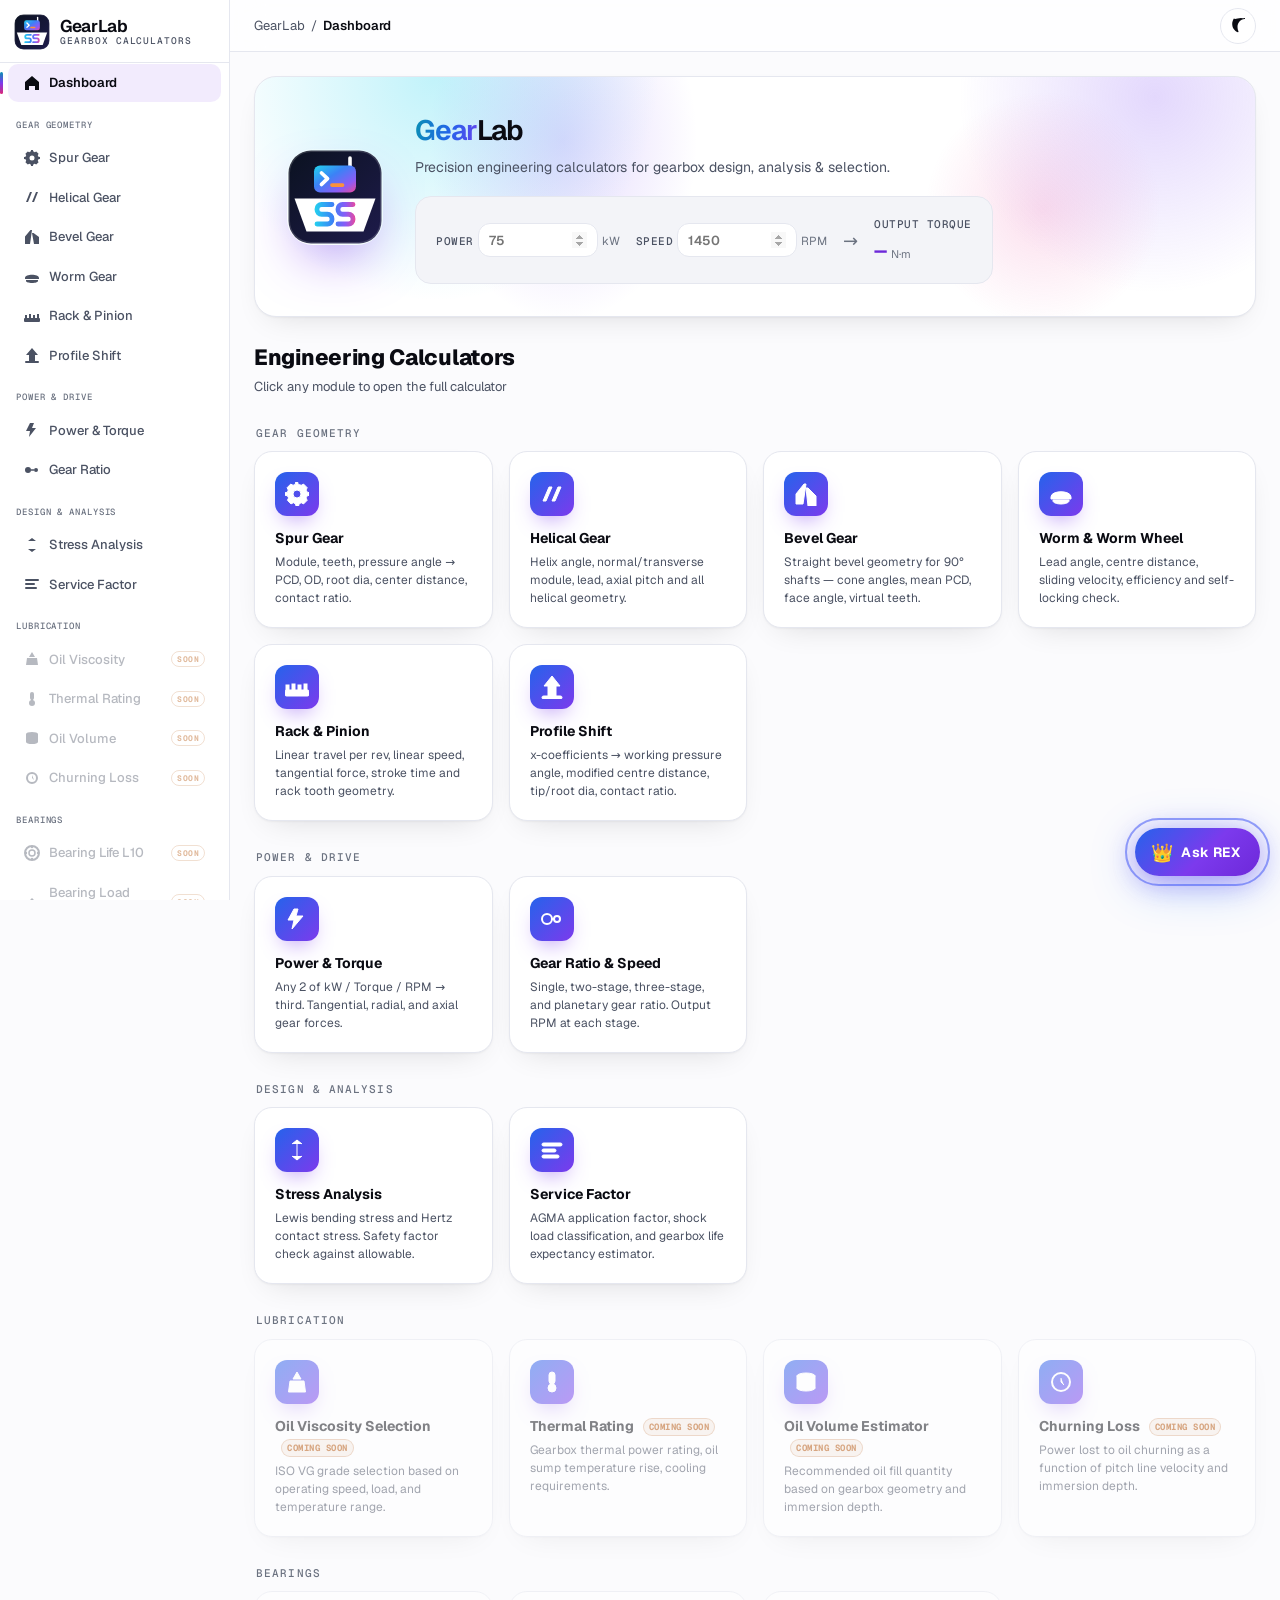
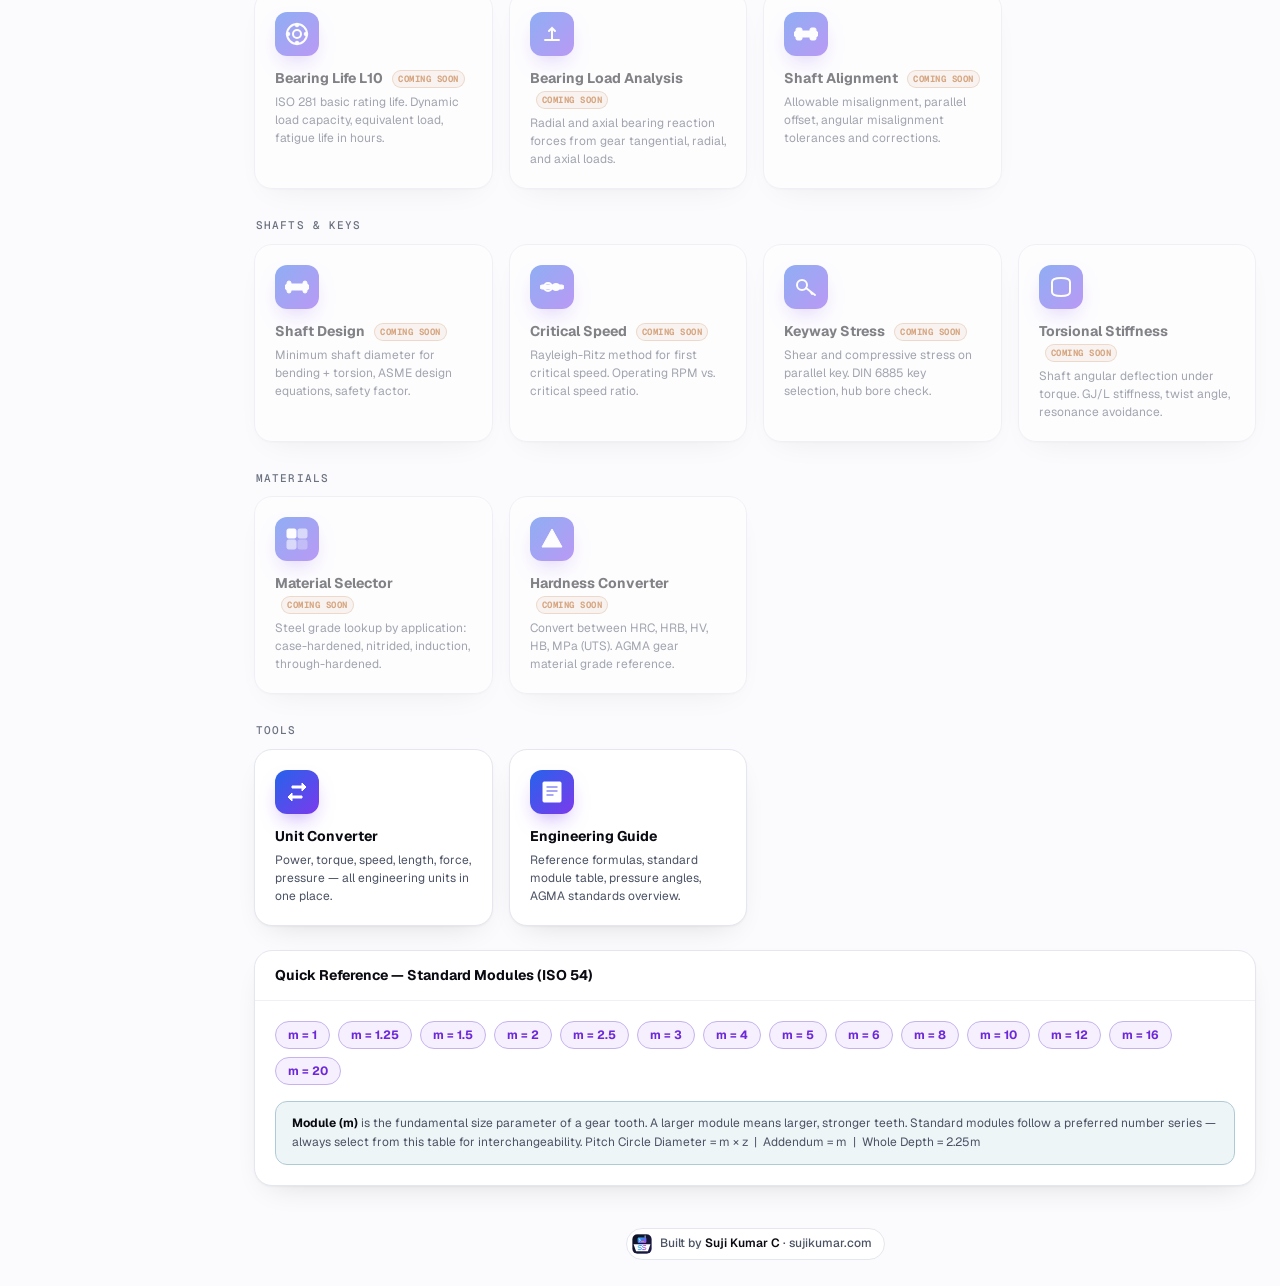
<file: index.html>
<!DOCTYPE html>
<html lang="en">
<head><meta charset="UTF-8"/>
  <meta name="author" content="Suji Kumar C" /><meta name="viewport" content="width=device-width,initial-scale=1"/>
<title>GearLab — Gearbox Engineering Calculator</title>
<meta name="description" content="GearLab is a free gearbox engineering calculator: spur, helical, bevel and worm gear geometry, gear ratios, stress checks, service factor and unit conversion."/>
<link rel="icon" href="favicon.svg"/>
<meta name="theme-color" content="#FBFBFD" media="(prefers-color-scheme: light)"/>
<meta name="theme-color" content="#07080D" media="(prefers-color-scheme: dark)"/>
<link rel="preload" href="fonts/geist.woff2" as="font" type="font/woff2" crossorigin/>
<link rel="stylesheet" href="css/style.css"/>
</head>
<body>
<script src="js/common.js"></script>
<script>buildNav('dashboard');</script>
<div class="main-content">

  <!-- Hero -->
  <div class="hero-card">
    <div class="hero-gear-wrap">
      <img class="hero-emblem" src="favicon.svg" alt="SS emblem" width="96" height="96"/>
    </div>
    <div class="hero-text">
      <h1><span>Gear</span>Lab</h1>
      <p>Precision engineering calculators for gearbox design, analysis &amp; selection.</p>
      <div class="quick-calc">
        <div>
          <label>Power</label>
          <input type="number" id="qPow" placeholder="75" min="0" step="0.1"/> <small>kW</small>
        </div>
        <div>
          <label>Speed</label>
          <input type="number" id="qRpm" placeholder="1450" min="1" step="1"/> <small>RPM</small>
        </div>
        <div class="quick-arrow">&#8594;</div>
        <div>
          <label>Output Torque</label>
          <div><span class="quick-result" id="qTorque">&#8212;</span><span class="quick-result-unit">N&#183;m</span></div>
        </div>
      </div>
    </div>
  </div>

  <!-- Module Cards -->
  <div class="page-header"><div>
    <div class="page-title">Engineering Calculators</div>
    <div class="page-sub">Click any module to open the full calculator</div>
  </div></div>

  <!-- GEAR GEOMETRY -->
  <div class="module-section-title">Gear Geometry</div>
  <div class="module-grid">
    <a href="spur-gear.html" class="module-card">
      <div class="module-icon"><svg width="24" height="24" viewBox="0 0 24 24" fill="currentColor"><path d="M10.8 0l-.6 2.4a8.3 8.3 0 00-2.1.9L5.7 2.1 2.1 5.7l1.2 2.4A8 8 0 002.4 10.2L0 10.8v2.4l2.4.6c.3.7.7 1.4 1.2 2.1l-1.2 2.4 3.6 3.6 2.4-1.2c.7.5 1.4.9 2.1 1.2l.6 2.4h2.4l.6-2.4c.7-.3 1.4-.7 2.1-1.2l2.4 1.2 3.6-3.6-1.2-2.4c.5-.7.9-1.4 1.2-2.1l2.4-.6v-2.4l-2.4-.6a8 8 0 00-1.2-2.1l1.2-2.4-3.6-3.6-2.4 1.2A8.3 8.3 0 0013.2 2.4L12.6 0H10.8zM12 8a4 4 0 110 8 4 4 0 010-8z"/></svg></div>
      <div class="module-name">Spur Gear</div>
      <div class="module-desc">Module, teeth, pressure angle &#8594; PCD, OD, root dia, center distance, contact ratio.</div>
    </a>
    <a href="helical-gear.html" class="module-card">
      <div class="module-icon"><svg width="24" height="24" viewBox="0 0 24 24" fill="currentColor"><path d="M3 19L9 5h3L6 19H3zm9 0L18 5h3L15 19h-3z"/></svg></div>
      <div class="module-name">Helical Gear</div>
      <div class="module-desc">Helix angle, normal/transverse module, lead, axial pitch and all helical geometry.</div>
    </a>
    <a href="bevel-gear.html" class="module-card">
      <div class="module-icon"><svg width="24" height="24" viewBox="0 0 24 24" fill="currentColor"><path d="M2 22V12L10 2h2L9 22H2zm10-16h2l8 8v10h-8L12 6z"/></svg></div>
      <div class="module-name">Bevel Gear</div>
      <div class="module-desc">Straight bevel geometry for 90&#176; shafts &#8212; cone angles, mean PCD, face angle, virtual teeth.</div>
    </a>
    <a href="worm-gear.html" class="module-card">
      <div class="module-icon"><svg width="24" height="24" viewBox="0 0 24 24" fill="currentColor"><path d="M2 15C2 8 22 8 22 15v2H2v-2zm2 3h16v1c0 1.7-4 3-8 3s-8-1.3-8-3v-1z"/></svg></div>
      <div class="module-name">Worm &amp; Worm Wheel</div>
      <div class="module-desc">Lead angle, centre distance, sliding velocity, efficiency and self-locking check.</div>
    </a>
    <a href="rack-pinion.html" class="module-card">
      <div class="module-icon"><svg width="24" height="24" viewBox="0 0 24 24" fill="currentColor"><rect x="0" y="15" width="24" height="6" rx="1.5"/><rect x="1" y="10" width="3" height="5"/><rect x="7" y="9" width="3" height="6"/><rect x="13" y="10" width="3" height="5"/><rect x="19" y="9" width="3" height="6"/></svg></div>
      <div class="module-name">Rack &amp; Pinion</div>
      <div class="module-desc">Linear travel per rev, linear speed, tangential force, stroke time and rack tooth geometry.</div>
    </a>
    <a href="profile-shift.html" class="module-card">
      <div class="module-icon"><svg width="24" height="24" viewBox="0 0 24 24" fill="currentColor"><path d="M8 21V11H4l8-10 8 10h-4v10H8z"/><rect x="2" y="21" width="20" height="3" rx="1.5"/></svg></div>
      <div class="module-name">Profile Shift</div>
      <div class="module-desc">x-coefficients &#8594; working pressure angle, modified centre distance, tip/root dia, contact ratio.</div>
    </a>
  </div>

  <!-- POWER & DRIVE -->
  <div class="module-section-title">Power &amp; Drive</div>
  <div class="module-grid">
    <a href="power-torque.html" class="module-card">
      <div class="module-icon"><svg width="24" height="24" viewBox="0 0 24 24" fill="currentColor"><path d="M9 2L3 13h6l-2 9 11-13h-7l2-7H9z"/></svg></div>
      <div class="module-name">Power &amp; Torque</div>
      <div class="module-desc">Any 2 of kW / Torque / RPM &#8594; third. Tangential, radial, and axial gear forces.</div>
    </a>
    <a href="gear-ratio.html" class="module-card">
      <div class="module-icon"><svg width="24" height="24" viewBox="0 0 24 24" fill="currentColor"><circle cx="7" cy="12" r="5" fill="none" stroke="currentColor" stroke-width="2"/><circle cx="17" cy="12" r="3" fill="none" stroke="currentColor" stroke-width="2"/><line x1="12" y1="12" x2="14" y2="12" stroke="currentColor" stroke-width="2"/></svg></div>
      <div class="module-name">Gear Ratio &amp; Speed</div>
      <div class="module-desc">Single, two-stage, three-stage, and planetary gear ratio. Output RPM at each stage.</div>
    </a>
  </div>

  <!-- DESIGN & ANALYSIS -->
  <div class="module-section-title">Design &amp; Analysis</div>
  <div class="module-grid">
    <a href="stress.html" class="module-card">
      <div class="module-icon"><svg width="24" height="24" viewBox="0 0 24 24" fill="currentColor"><path d="M12 2v20M7 6l5-4 5 4M7 18l5 4 5-4"/></svg></div>
      <div class="module-name">Stress Analysis</div>
      <div class="module-desc">Lewis bending stress and Hertz contact stress. Safety factor check against allowable.</div>
    </a>
    <a href="service-factor.html" class="module-card">
      <div class="module-icon"><svg width="24" height="24" viewBox="0 0 24 24" fill="currentColor"><rect x="2" y="5" width="20" height="3" rx="1.5"/><rect x="2" y="11" width="14" height="3" rx="1.5"/><rect x="2" y="17" width="17" height="3" rx="1.5"/></svg></div>
      <div class="module-name">Service Factor</div>
      <div class="module-desc">AGMA application factor, shock load classification, and gearbox life expectancy estimator.</div>
    </a>
  </div>

  <!-- LUBRICATION -->
  <div class="module-section-title">Lubrication</div>
  <div class="module-grid">
    <div class="module-card soon">
      <div class="module-icon"><svg width="24" height="24" viewBox="0 0 24 24" fill="currentColor"><path d="M12 2l4 7H8L12 2zm-7 9h14l1.5 11H3.5L5 11z"/></svg></div>
      <div class="module-name">Oil Viscosity Selection <span class="card-soon-badge">Coming Soon</span></div>
      <div class="module-desc">ISO VG grade selection based on operating speed, load, and temperature range.</div>
    </div>
    <div class="module-card soon">
      <div class="module-icon"><svg width="24" height="24" viewBox="0 0 24 24" fill="currentColor"><rect x="9" y="2" width="6" height="12" rx="3"/><circle cx="12" cy="18" r="4"/><rect x="11" y="8" width="2" height="7"/></svg></div>
      <div class="module-name">Thermal Rating <span class="card-soon-badge">Coming Soon</span></div>
      <div class="module-desc">Gearbox thermal power rating, oil sump temperature rise, cooling requirements.</div>
    </div>
    <div class="module-card soon">
      <div class="module-icon"><svg width="24" height="24" viewBox="0 0 24 24" fill="currentColor"><ellipse cx="12" cy="6" rx="9" ry="3"/><rect x="3" y="6" width="18" height="12"/><ellipse cx="12" cy="18" rx="9" ry="3"/></svg></div>
      <div class="module-name">Oil Volume Estimator <span class="card-soon-badge">Coming Soon</span></div>
      <div class="module-desc">Recommended oil fill quantity based on gearbox geometry and immersion depth.</div>
    </div>
    <div class="module-card soon">
      <div class="module-icon"><svg width="24" height="24" viewBox="0 0 24 24" fill="currentColor"><circle cx="12" cy="12" r="9" fill="none" stroke="currentColor" stroke-width="2"/><path d="M12 8v4l3 3"/></svg></div>
      <div class="module-name">Churning Loss <span class="card-soon-badge">Coming Soon</span></div>
      <div class="module-desc">Power lost to oil churning as a function of pitch line velocity and immersion depth.</div>
    </div>
  </div>

  <!-- BEARINGS -->
  <div class="module-section-title">Bearings</div>
  <div class="module-grid">
    <div class="module-card soon">
      <div class="module-icon"><svg width="24" height="24" viewBox="0 0 24 24" fill="currentColor"><circle cx="12" cy="12" r="10" fill="none" stroke="currentColor" stroke-width="2"/><circle cx="12" cy="12" r="4" fill="none" stroke="currentColor" stroke-width="2"/><circle cx="12" cy="3" r="1.8"/><circle cx="12" cy="21" r="1.8"/><circle cx="3" cy="12" r="1.8"/><circle cx="21" cy="12" r="1.8"/></svg></div>
      <div class="module-name">Bearing Life L10 <span class="card-soon-badge">Coming Soon</span></div>
      <div class="module-desc">ISO 281 basic rating life. Dynamic load capacity, equivalent load, fatigue life in hours.</div>
    </div>
    <div class="module-card soon">
      <div class="module-icon"><svg width="24" height="24" viewBox="0 0 24 24" fill="currentColor"><path d="M5 18h14M12 6v12M9 9l3-3 3 3" stroke="currentColor" stroke-width="2" fill="none" stroke-linecap="round"/></svg></div>
      <div class="module-name">Bearing Load Analysis <span class="card-soon-badge">Coming Soon</span></div>
      <div class="module-desc">Radial and axial bearing reaction forces from gear tangential, radial, and axial loads.</div>
    </div>
    <div class="module-card soon">
      <div class="module-icon"><svg width="24" height="24" viewBox="0 0 24 24" fill="currentColor"><rect x="0" y="9" width="24" height="6" rx="3"/><rect x="2" y="6" width="6" height="12" rx="1.5"/><rect x="16" y="6" width="6" height="12" rx="1.5"/></svg></div>
      <div class="module-name">Shaft Alignment <span class="card-soon-badge">Coming Soon</span></div>
      <div class="module-desc">Allowable misalignment, parallel offset, angular misalignment tolerances and corrections.</div>
    </div>
  </div>

  <!-- SHAFTS & KEYS -->
  <div class="module-section-title">Shafts &amp; Keys</div>
  <div class="module-grid">
    <div class="module-card soon">
      <div class="module-icon"><svg width="24" height="24" viewBox="0 0 24 24" fill="currentColor"><rect x="0" y="9" width="24" height="6" rx="3"/><rect x="2" y="6" width="4" height="12" rx="2"/><rect x="18" y="6" width="4" height="12" rx="2"/></svg></div>
      <div class="module-name">Shaft Design <span class="card-soon-badge">Coming Soon</span></div>
      <div class="module-desc">Minimum shaft diameter for bending + torsion, ASME design equations, safety factor.</div>
    </div>
    <div class="module-card soon">
      <div class="module-icon"><svg width="24" height="24" viewBox="0 0 24 24" fill="currentColor"><rect x="0" y="10" width="24" height="4" rx="2"/><circle cx="8" cy="12" r="4" fill="none" stroke="currentColor" stroke-width="2"/><circle cx="16" cy="12" r="3" fill="none" stroke="currentColor" stroke-width="2"/></svg></div>
      <div class="module-name">Critical Speed <span class="card-soon-badge">Coming Soon</span></div>
      <div class="module-desc">Rayleigh-Ritz method for first critical speed. Operating RPM vs. critical speed ratio.</div>
    </div>
    <div class="module-card soon">
      <div class="module-icon"><svg width="24" height="24" viewBox="0 0 24 24" fill="currentColor"><circle cx="8" cy="10" r="5" fill="none" stroke="currentColor" stroke-width="2"/><path d="M12 13l9 7M16 16l2 3" stroke="currentColor" stroke-width="2" fill="none" stroke-linecap="round"/></svg></div>
      <div class="module-name">Keyway Stress <span class="card-soon-badge">Coming Soon</span></div>
      <div class="module-desc">Shear and compressive stress on parallel key. DIN 6885 key selection, hub bore check.</div>
    </div>
    <div class="module-card soon">
      <div class="module-icon"><svg width="24" height="24" viewBox="0 0 24 24" fill="currentColor"><path d="M3 7c0-2 2-4 9-4s9 2 9 4M3 17c0 2 2 4 9 4s9-2 9-4M3 7v10M21 7v10" stroke="currentColor" stroke-width="2" fill="none" stroke-linecap="round"/></svg></div>
      <div class="module-name">Torsional Stiffness <span class="card-soon-badge">Coming Soon</span></div>
      <div class="module-desc">Shaft angular deflection under torque. GJ/L stiffness, twist angle, resonance avoidance.</div>
    </div>
  </div>

  <!-- MATERIALS -->
  <div class="module-section-title">Materials</div>
  <div class="module-grid">
    <div class="module-card soon">
      <div class="module-icon"><svg width="24" height="24" viewBox="0 0 24 24" fill="currentColor"><rect x="2" y="2" width="9" height="9" rx="1.5"/><rect x="13" y="2" width="9" height="9" rx="1.5" opacity=".6"/><rect x="2" y="13" width="9" height="9" rx="1.5" opacity=".6"/><rect x="13" y="13" width="9" height="9" rx="1.5" opacity=".3"/></svg></div>
      <div class="module-name">Material Selector <span class="card-soon-badge">Coming Soon</span></div>
      <div class="module-desc">Steel grade lookup by application: case-hardened, nitrided, induction, through-hardened.</div>
    </div>
    <div class="module-card soon">
      <div class="module-icon"><svg width="24" height="24" viewBox="0 0 24 24" fill="currentColor"><polygon points="12,2 22,20 2,20"/><circle cx="12" cy="15" r="3"/></svg></div>
      <div class="module-name">Hardness Converter <span class="card-soon-badge">Coming Soon</span></div>
      <div class="module-desc">Convert between HRC, HRB, HV, HB, MPa (UTS). AGMA gear material grade reference.</div>
    </div>
  </div>

  <!-- TOOLS -->
  <div class="module-section-title">Tools</div>
  <div class="module-grid">
    <a href="unit-converter.html" class="module-card">
      <div class="module-icon"><svg width="24" height="24" viewBox="0 0 24 24" fill="currentColor"><path d="M17 3l4 4-4 4V8H7V6h10V3zM7 21l-4-4 4-4v3h10v2H7v3z"/></svg></div>
      <div class="module-name">Unit Converter</div>
      <div class="module-desc">Power, torque, speed, length, force, pressure &#8212; all engineering units in one place.</div>
    </a>
    <a href="guide.html" class="module-card">
      <div class="module-icon"><svg width="24" height="24" viewBox="0 0 24 24" fill="currentColor"><path d="M4 2h16a1 1 0 011 1v18a1 1 0 01-1 1H4a1 1 0 01-1-1V3a1 1 0 011-1zm2 4v2h12V6H6zm0 4v2h12v-2H6zm0 4v2h8v-2H6z"/></svg></div>
      <div class="module-name">Engineering Guide</div>
      <div class="module-desc">Reference formulas, standard module table, pressure angles, AGMA standards overview.</div>
    </a>
  </div>

  <!-- Reference strip -->
  <div class="card mt-24">
    <div class="card-header">Quick Reference &#8212; Standard Modules (ISO 54)</div>
    <div class="card-body">
      <div id="module-chips" style="display:flex;flex-wrap:wrap;gap:8px;"></div>
      <div class="tip-box mt-16">
        <strong>Module (m)</strong> is the fundamental size parameter of a gear tooth. A larger module means larger, stronger teeth.
        Standard modules follow a preferred number series &#8212; always select from this table for interchangeability.
        Pitch Circle Diameter = m &#215; z &nbsp;|&nbsp; Addendum = m &nbsp;|&nbsp; Whole Depth = 2.25m
      </div>
    </div>
  </div>

</div>
<script>
const qPow = document.getElementById('qPow');
const qRpm = document.getElementById('qRpm');
const qTorque = document.getElementById('qTorque');
function calcQuick() {
  const P = parseFloat(qPow.value);
  const N = parseFloat(qRpm.value);
  if (P > 0 && N > 0) {
    qTorque.textContent = (P * 9549.3 / N).toFixed(1);
  } else {
    qTorque.textContent = '—';
  }
}
qPow.addEventListener('input', calcQuick);
qRpm.addEventListener('input', calcQuick);
calcQuick();

const mods = [1, 1.25, 1.5, 2, 2.5, 3, 4, 5, 6, 8, 10, 12, 16, 20];
document.getElementById('module-chips').innerHTML = mods.map(m =>
  '<span style="background:var(--neon-bg);border:1px solid color-mix(in srgb, var(--g3) 30%, var(--border));color:var(--primary);padding:4px 12px;border-radius:20px;font-size:12px;font-weight:700">m = ' + m + '</span>'
).join('');
</script>
</body></html>
</file>
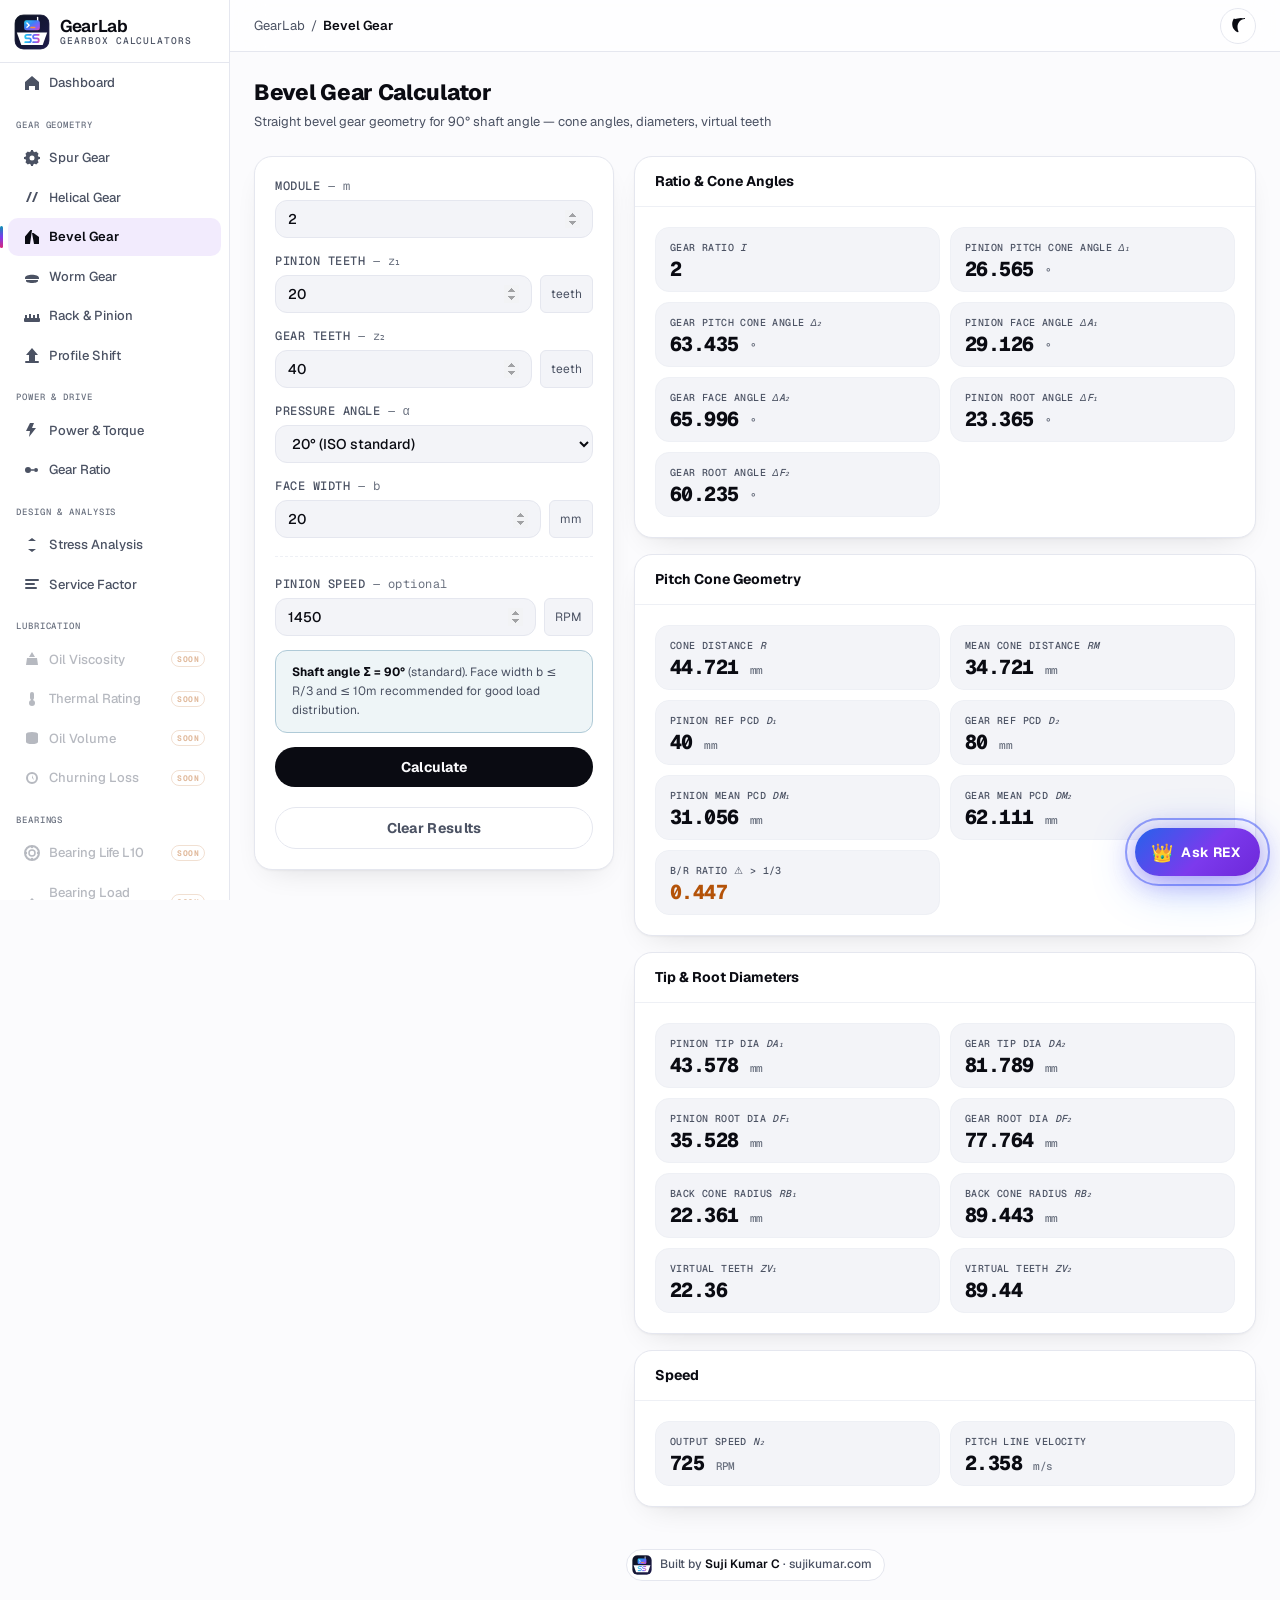
<file: bevel-gear.html>
<!DOCTYPE html>
<html lang="en">
<head><meta charset="UTF-8"/>
  <meta name="author" content="Suji Kumar C" /><meta name="viewport" content="width=device-width,initial-scale=1"/>
<title>Bevel Gear Calculator — GearLab</title>
<meta name="description" content="Bevel gear calculator: straight bevel gear geometry for a 90 degree shaft angle, with cone angles, diameters and virtual number of teeth."/>
<link rel="icon" href="favicon.svg"/>
<meta name="theme-color" content="#FBFBFD" media="(prefers-color-scheme: light)"/>
<meta name="theme-color" content="#07080D" media="(prefers-color-scheme: dark)"/>
<link rel="preload" href="fonts/geist.woff2" as="font" type="font/woff2" crossorigin/>
<link rel="stylesheet" href="css/style.css"/>
</head>
<body>
<script src="js/common.js"></script>
<script>buildNav('bevel-gear');</script>
<div class="main-content">

  <div class="page-header"><div>
    <h1 class="page-title">Bevel Gear Calculator</h1>
    <div class="page-sub">Straight bevel gear geometry for 90° shaft angle — cone angles, diameters, virtual teeth</div>
  </div></div>

  <div class="calc-grid">
    <!-- Input Panel -->
    <div>
      <div class="card card-body input-panel">
        <div class="field-group">
          <div class="field-label">Module <span>— m</span></div>
          <div class="field-row">
            <input type="number" id="inp-m" placeholder="2" min="0.1" step="0.5" value="2"/>
          </div>
        </div>
        <div class="field-group">
          <div class="field-label">Pinion Teeth <span>— z&#8321;</span></div>
          <div class="field-row">
            <input type="number" id="inp-z1" placeholder="20" min="6" step="1" value="20"/>
            <div class="field-unit">teeth</div>
          </div>
        </div>
        <div class="field-group">
          <div class="field-label">Gear Teeth <span>— z&#8322;</span></div>
          <div class="field-row">
            <input type="number" id="inp-z2" placeholder="40" min="6" step="1" value="40"/>
            <div class="field-unit">teeth</div>
          </div>
        </div>
        <div class="field-group">
          <div class="field-label">Pressure Angle <span>— &alpha;</span></div>
          <select id="inp-alpha">
            <option value="14.5">14.5&deg; (old standard)</option>
            <option value="20" selected>20&deg; (ISO standard)</option>
            <option value="25">25&deg; (heavy load)</option>
          </select>
        </div>
        <div class="field-group">
          <div class="field-label">Face Width <span>— b</span></div>
          <div class="field-row">
            <input type="number" id="inp-b" placeholder="20" min="1" step="1" value="20"/>
            <div class="field-unit">mm</div>
          </div>
        </div>
        <hr class="field-divider"/>
        <div class="field-group">
          <div class="field-label">Pinion Speed <span>— optional</span></div>
          <div class="field-row">
            <input type="number" id="inp-n1" placeholder="1450" min="1" step="10" value="1450"/>
            <div class="field-unit">RPM</div>
          </div>
        </div>
        <div class="tip-box">
          <strong>Shaft angle &Sigma; = 90&deg;</strong> (standard). Face width b &le; R/3 and &le; 10m recommended for good load distribution.
        </div>
        <button class="btn-calc" id="btn-calc">Calculate</button>
        <button class="btn-calc" onclick="clearCalc()" style="background:var(--bg-card);color:var(--text-muted);border:1px solid var(--border);margin-top:6px">Clear Results</button>
      </div>
    </div>

    <!-- Results -->
    <div>

      <div class="card">
        <div class="card-header">Ratio &amp; Cone Angles</div>
        <div class="card-body result-grid">
          <div class="result-item">
            <div class="result-label">Gear Ratio <em>i</em></div>
            <div class="result-value"><span id="r-ratio">&#8212;</span></div>
          </div>
          <div class="result-item">
            <div class="result-label">Pinion Pitch Cone Angle <em>&delta;&#8321;</em></div>
            <div class="result-value"><span id="r-d1">&#8212;</span> <span class="result-unit">&deg;</span></div>
          </div>
          <div class="result-item">
            <div class="result-label">Gear Pitch Cone Angle <em>&delta;&#8322;</em></div>
            <div class="result-value"><span id="r-d2">&#8212;</span> <span class="result-unit">&deg;</span></div>
          </div>
          <div class="result-item">
            <div class="result-label">Pinion Face Angle <em>&delta;a&#8321;</em></div>
            <div class="result-value"><span id="r-da1">&#8212;</span> <span class="result-unit">&deg;</span></div>
          </div>
          <div class="result-item">
            <div class="result-label">Gear Face Angle <em>&delta;a&#8322;</em></div>
            <div class="result-value"><span id="r-da2">&#8212;</span> <span class="result-unit">&deg;</span></div>
          </div>
          <div class="result-item">
            <div class="result-label">Pinion Root Angle <em>&delta;f&#8321;</em></div>
            <div class="result-value"><span id="r-df1">&#8212;</span> <span class="result-unit">&deg;</span></div>
          </div>
          <div class="result-item">
            <div class="result-label">Gear Root Angle <em>&delta;f&#8322;</em></div>
            <div class="result-value"><span id="r-df2">&#8212;</span> <span class="result-unit">&deg;</span></div>
          </div>
        </div>
      </div>

      <div class="card mt-16">
        <div class="card-header">Pitch Cone Geometry</div>
        <div class="card-body result-grid">
          <div class="result-item">
            <div class="result-label">Cone Distance <em>R</em></div>
            <div class="result-value"><span id="r-R">&#8212;</span> <span class="result-unit">mm</span></div>
          </div>
          <div class="result-item">
            <div class="result-label">Mean Cone Distance <em>Rm</em></div>
            <div class="result-value"><span id="r-Rm">&#8212;</span> <span class="result-unit">mm</span></div>
          </div>
          <div class="result-item">
            <div class="result-label">Pinion Ref PCD <em>d&#8321;</em></div>
            <div class="result-value"><span id="r-pd1">&#8212;</span> <span class="result-unit">mm</span></div>
          </div>
          <div class="result-item">
            <div class="result-label">Gear Ref PCD <em>d&#8322;</em></div>
            <div class="result-value"><span id="r-pd2">&#8212;</span> <span class="result-unit">mm</span></div>
          </div>
          <div class="result-item">
            <div class="result-label">Pinion Mean PCD <em>dm&#8321;</em></div>
            <div class="result-value"><span id="r-dm1">&#8212;</span> <span class="result-unit">mm</span></div>
          </div>
          <div class="result-item">
            <div class="result-label">Gear Mean PCD <em>dm&#8322;</em></div>
            <div class="result-value"><span id="r-dm2">&#8212;</span> <span class="result-unit">mm</span></div>
          </div>
          <div class="result-item">
            <div class="result-label">b/R Ratio <span id="r-br-warn"></span></div>
            <div class="result-value"><span id="r-br">&#8212;</span></div>
          </div>
        </div>
      </div>

      <div class="card mt-16">
        <div class="card-header">Tip &amp; Root Diameters</div>
        <div class="card-body result-grid">
          <div class="result-item">
            <div class="result-label">Pinion Tip Dia <em>da&#8321;</em></div>
            <div class="result-value"><span id="r-doa1">&#8212;</span> <span class="result-unit">mm</span></div>
          </div>
          <div class="result-item">
            <div class="result-label">Gear Tip Dia <em>da&#8322;</em></div>
            <div class="result-value"><span id="r-doa2">&#8212;</span> <span class="result-unit">mm</span></div>
          </div>
          <div class="result-item">
            <div class="result-label">Pinion Root Dia <em>df&#8321;</em></div>
            <div class="result-value"><span id="r-dof1">&#8212;</span> <span class="result-unit">mm</span></div>
          </div>
          <div class="result-item">
            <div class="result-label">Gear Root Dia <em>df&#8322;</em></div>
            <div class="result-value"><span id="r-dof2">&#8212;</span> <span class="result-unit">mm</span></div>
          </div>
          <div class="result-item">
            <div class="result-label">Back Cone Radius <em>rb&#8321;</em></div>
            <div class="result-value"><span id="r-rb1">&#8212;</span> <span class="result-unit">mm</span></div>
          </div>
          <div class="result-item">
            <div class="result-label">Back Cone Radius <em>rb&#8322;</em></div>
            <div class="result-value"><span id="r-rb2">&#8212;</span> <span class="result-unit">mm</span></div>
          </div>
          <div class="result-item">
            <div class="result-label">Virtual Teeth <em>zv&#8321;</em></div>
            <div class="result-value"><span id="r-zv1">&#8212;</span></div>
          </div>
          <div class="result-item">
            <div class="result-label">Virtual Teeth <em>zv&#8322;</em></div>
            <div class="result-value"><span id="r-zv2">&#8212;</span></div>
          </div>
        </div>
      </div>

      <div class="card mt-16">
        <div class="card-header">Speed</div>
        <div class="card-body result-grid">
          <div class="result-item">
            <div class="result-label">Output Speed <em>n&#8322;</em></div>
            <div class="result-value"><span id="r-n2">&#8212;</span> <span class="result-unit">RPM</span></div>
          </div>
          <div class="result-item">
            <div class="result-label">Pitch Line Velocity</div>
            <div class="result-value"><span id="r-v">&#8212;</span> <span class="result-unit">m/s</span></div>
          </div>
        </div>
      </div>

    </div>
  </div>

</div>

<script>
const inputs = ['inp-m','inp-z1','inp-z2','inp-alpha','inp-b','inp-n1'];
inputs.forEach(id => document.getElementById(id).addEventListener('input', () => calc(false)));

function calc(showToast = false) {
  const m     = parseFloat(document.getElementById('inp-m').value);
  const z1    = parseFloat(document.getElementById('inp-z1').value);
  const z2    = parseFloat(document.getElementById('inp-z2').value);
  const alpha = parseFloat(document.getElementById('inp-alpha').value) * Math.PI / 180;
  const b     = parseFloat(document.getElementById('inp-b').value);
  const n1    = parseFloat(document.getElementById('inp-n1').value);

  if ([m, z1, z2].some(v => isNaN(v) || v <= 0)) return;

  const ratio = z2 / z1;
  const delta1 = Math.atan(z1 / z2);        // pinion pitch cone angle
  const delta2 = Math.PI / 2 - delta1;      // gear pitch cone angle (90 - delta1)

  // Pitch cone distance
  const R  = (m / 2) * Math.sqrt(z1 * z1 + z2 * z2);
  const Rm = R - b / 2;                     // mean cone distance

  // Reference PCDs (at large end)
  const pd1 = m * z1;
  const pd2 = m * z2;

  // Mean PCDs
  const dm1 = 2 * Rm * Math.sin(delta1);
  const dm2 = 2 * Rm * Math.sin(delta2);

  // Face / root angles
  const thetaA = Math.atan(m / R);          // addendum angle
  const thetaF = Math.atan(1.25 * m / R);   // dedendum angle
  const da1 = delta1 + thetaA;
  const da2 = delta2 + thetaA;
  const df1 = delta1 - thetaF;
  const df2 = delta2 - thetaF;

  // Tip & root diameters (at large end)
  const doa1 = pd1 + 2 * m * Math.cos(delta1);
  const doa2 = pd2 + 2 * m * Math.cos(delta2);
  const dof1 = pd1 - 2.5 * m * Math.cos(delta1);
  const dof2 = pd2 - 2.5 * m * Math.cos(delta2);

  // Back cone radii
  const rb1 = pd1 / (2 * Math.cos(delta1));
  const rb2 = pd2 / (2 * Math.cos(delta2));

  // Virtual (equivalent spur gear) teeth
  const zv1 = z1 / Math.cos(delta1);
  const zv2 = z2 / Math.cos(delta2);

  // Speed & velocity
  const n2 = isNaN(n1) || n1 <= 0 ? null : n1 / ratio;
  const v  = n2 !== null ? Math.PI * dm1 * n1 / 60000 : null;

  // b/R check
  const brRatio = isNaN(b) || b <= 0 ? null : b / R;

  // Populate
  const toDeg = r => r * 180 / Math.PI;
  setResult('r-ratio', ratio, 3);
  setResult('r-d1',  toDeg(delta1), 3);
  setResult('r-d2',  toDeg(delta2), 3);
  setResult('r-da1', toDeg(da1), 3);
  setResult('r-da2', toDeg(da2), 3);
  setResult('r-df1', toDeg(df1), 3);
  setResult('r-df2', toDeg(df2), 3);

  setResult('r-R',   R, 3);
  setResult('r-Rm',  Rm, 3);
  setResult('r-pd1', pd1, 3);
  setResult('r-pd2', pd2, 3);
  setResult('r-dm1', dm1, 3);
  setResult('r-dm2', dm2, 3);

  if (brRatio !== null) {
    const el = document.getElementById('r-br');
    el.textContent = brRatio.toFixed(3);
    el.style.color = brRatio > 1/3 ? 'var(--warn)' : '';
    document.getElementById('r-br-warn').textContent = brRatio > 1/3 ? '⚠ > 1/3' : '';
  }

  setResult('r-doa1', doa1, 3);
  setResult('r-doa2', doa2, 3);
  setResult('r-dof1', dof1, 3);
  setResult('r-dof2', dof2, 3);
  setResult('r-rb1',  rb1, 3);
  setResult('r-rb2',  rb2, 3);
  setResult('r-zv1',  zv1, 2);
  setResult('r-zv2',  zv2, 2);

  setResult('r-n2', n2, 1);
  setResult('r-v',  v, 3);

  if (showToast) toast('Bevel gear calculated');
}

function clearCalc() {
  document.getElementById('inp-n1').value = '';
  const ids = ['r-ratio','r-d1','r-d2','r-da1','r-da2','r-df1','r-df2',
    'r-R','r-Rm','r-pd1','r-pd2','r-dm1','r-dm2','r-br',
    'r-doa1','r-doa2','r-dof1','r-dof2','r-rb1','r-rb2','r-zv1','r-zv2',
    'r-n2','r-v'];
  ids.forEach(id => { const el = document.getElementById(id); if (el) { el.textContent = '\u2014'; el.style.color = ''; } });
  document.getElementById('r-br-warn').textContent = '';
}

document.getElementById('btn-calc').addEventListener('click', () => calc(true));
calc(false);
</script>
</body></html>
</file>
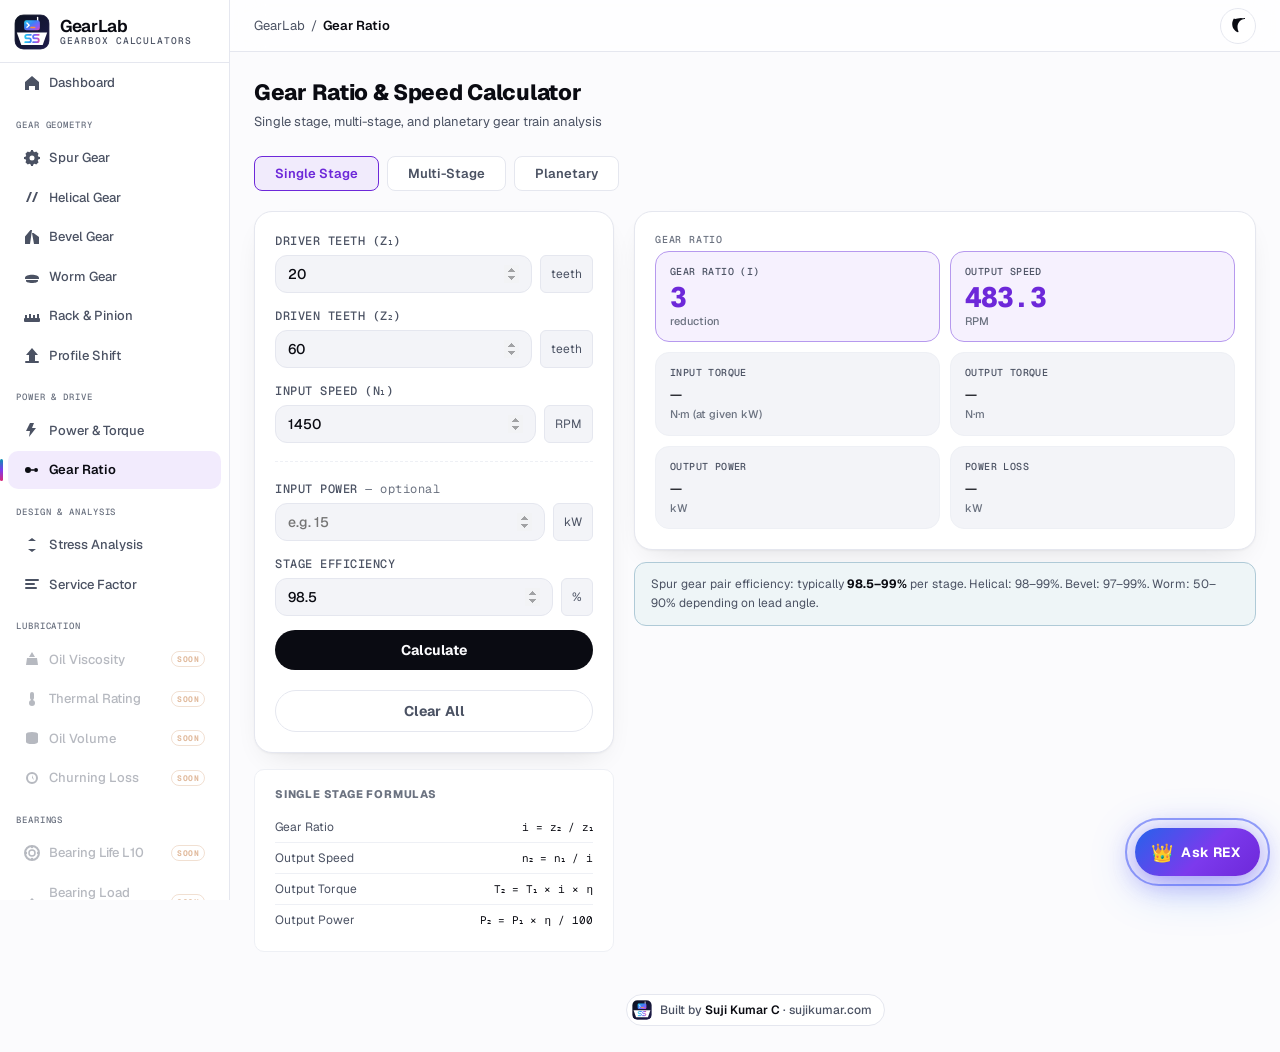
<file: gear-ratio.html>
<!DOCTYPE html>
<html lang="en">
<head><meta charset="UTF-8"/>
  <meta name="author" content="Suji Kumar C" /><meta name="viewport" content="width=device-width,initial-scale=1"/>
<title>Gear Ratio Calculator — GearLab</title>
<meta name="description" content="Gear ratio and speed calculator for single stage, multi-stage and planetary gear trains. Free online tool from GearLab for gearbox engineers."/>
<link rel="icon" href="favicon.svg"/>
<meta name="theme-color" content="#FBFBFD" media="(prefers-color-scheme: light)"/>
<meta name="theme-color" content="#07080D" media="(prefers-color-scheme: dark)"/>
<link rel="preload" href="fonts/geist.woff2" as="font" type="font/woff2" crossorigin/>
<link rel="stylesheet" href="css/style.css"/>
</head>
<body>
<script src="js/common.js"></script>
<script>buildNav('gear-ratio');</script>
<div class="main-content">
  <div class="page-header"><div>
    <h1 class="page-title">Gear Ratio &amp; Speed Calculator</h1>
    <div class="page-sub">Single stage, multi-stage, and planetary gear train analysis</div>
  </div></div>

  <!-- Mode tabs -->
  <div style="display:flex;gap:8px;margin-bottom:20px">
    <button class="tab-btn active" onclick="setMode('single')">Single Stage</button>
    <button class="tab-btn" onclick="setMode('multi')">Multi-Stage</button>
    <button class="tab-btn" onclick="setMode('planetary')">Planetary</button>
  </div>

  <!-- SINGLE STAGE -->
  <div id="mode-single">
    <div class="calc-grid">
      <div>
        <div class="card card-body input-panel">
          <div class="field-group"><div class="field-label">Driver Teeth (z&#8321;)</div>
            <div class="field-row"><input type="number" id="s-z1" value="20" min="6" step="1"/><div class="field-unit">teeth</div></div></div>
          <div class="field-group"><div class="field-label">Driven Teeth (z&#8322;)</div>
            <div class="field-row"><input type="number" id="s-z2" value="60" min="6" step="1"/><div class="field-unit">teeth</div></div></div>
          <div class="field-group"><div class="field-label">Input Speed (n&#8321;)</div>
            <div class="field-row"><input type="number" id="s-n1" value="1450" min="1" step="1"/><div class="field-unit">RPM</div></div></div>
          <hr class="field-divider"/>
          <div class="field-group"><div class="field-label">Input Power <span>— optional</span></div>
            <div class="field-row"><input type="number" id="s-pow" placeholder="e.g. 15" min="0" step="0.1"/><div class="field-unit">kW</div></div></div>
          <div class="field-group"><div class="field-label">Stage Efficiency</div>
            <div class="field-row"><input type="number" id="s-eff" value="98.5" min="50" max="100" step="0.1"/><div class="field-unit">%</div></div></div>
          <button class="btn-calc" onclick="calcSingle()">Calculate</button>
          <button class="btn-calc" onclick="clearAll()" style="background:var(--bg-card);color:var(--text-muted);border:1px solid var(--border);margin-top:6px">Clear All</button>
        </div>
        <div class="formula-card mt-16">
          <h4>Single Stage Formulas</h4>
          <div class="formula-row"><span class="formula-name">Gear Ratio</span><span class="formula-expr">i = z&#8322; / z&#8321;</span></div>
          <div class="formula-row"><span class="formula-name">Output Speed</span><span class="formula-expr">n&#8322; = n&#8321; / i</span></div>
          <div class="formula-row"><span class="formula-name">Output Torque</span><span class="formula-expr">T&#8322; = T&#8321; &times; i &times; &eta;</span></div>
          <div class="formula-row"><span class="formula-name">Output Power</span><span class="formula-expr">P&#8322; = P&#8321; &times; &eta; / 100</span></div>
        </div>
      </div>
      <div class="result-panel">
        <div class="card card-body">
          <div class="result-section-title">Gear Ratio</div>
          <div class="result-grid">
            <div class="result-item highlight"><div class="result-label">Gear Ratio (i)</div><div class="result-value large" id="s-res-i">—</div><div class="result-unit">reduction</div></div>
            <div class="result-item highlight"><div class="result-label">Output Speed</div><div class="result-value large" id="s-res-n2">—</div><div class="result-unit">RPM</div></div>
            <div class="result-item"><div class="result-label">Input Torque</div><div class="result-value" id="s-res-t1">—</div><div class="result-unit">N·m (at given kW)</div></div>
            <div class="result-item"><div class="result-label">Output Torque</div><div class="result-value" id="s-res-t2">—</div><div class="result-unit">N·m</div></div>
            <div class="result-item"><div class="result-label">Output Power</div><div class="result-value" id="s-res-p2">—</div><div class="result-unit">kW</div></div>
            <div class="result-item"><div class="result-label">Power Loss</div><div class="result-value" id="s-res-ploss">—</div><div class="result-unit">kW</div></div>
          </div>
        </div>
        <div class="tip-box">
          Spur gear pair efficiency: typically <strong>98.5–99%</strong> per stage.
          Helical: 98–99%. Bevel: 97–99%. Worm: 50–90% depending on lead angle.
        </div>
      </div>
    </div>
  </div>

  <!-- MULTI-STAGE -->
  <div id="mode-multi" style="display:none">
    <div class="calc-grid">
      <div>
        <div class="card card-body input-panel">
          <div class="field-group"><div class="field-label">Input Speed (n&#8321;)</div>
            <div class="field-row"><input type="number" id="m-n1" value="1450" min="1" step="1"/><div class="field-unit">RPM</div></div></div>
          <div class="field-group"><div class="field-label">Input Power</div>
            <div class="field-row"><input type="number" id="m-pow" value="15" min="0" step="0.1"/><div class="field-unit">kW</div></div></div>
          <hr class="field-divider"/>
          <div style="font-size:11px;font-weight:700;text-transform:uppercase;letter-spacing:.5px;color:var(--text-muted);margin-bottom:6px">Stage 1</div>
          <div style="display:grid;grid-template-columns:1fr 1fr 1fr;gap:8px">
            <div class="field-group"><div class="field-label">z&#8321;</div><input type="number" id="m-s1z1" value="20" min="6"/></div>
            <div class="field-group"><div class="field-label">z&#8322;</div><input type="number" id="m-s1z2" value="60" min="6"/></div>
            <div class="field-group"><div class="field-label">&eta; %</div><input type="number" id="m-s1e" value="98.5" min="50" max="100"/></div>
          </div>
          <div style="font-size:11px;font-weight:700;text-transform:uppercase;letter-spacing:.5px;color:var(--text-muted);margin:8px 0 6px">Stage 2</div>
          <div style="display:grid;grid-template-columns:1fr 1fr 1fr;gap:8px">
            <div class="field-group"><div class="field-label">z&#8321;</div><input type="number" id="m-s2z1" value="18" min="6"/></div>
            <div class="field-group"><div class="field-label">z&#8322;</div><input type="number" id="m-s2z2" value="72" min="6"/></div>
            <div class="field-group"><div class="field-label">&eta; %</div><input type="number" id="m-s2e" value="98.5" min="50" max="100"/></div>
          </div>
          <div style="font-size:11px;font-weight:700;text-transform:uppercase;letter-spacing:.5px;color:var(--text-muted);margin:8px 0 6px">Stage 3 <span style="font-weight:400;color:var(--text-dim)">(optional)</span></div>
          <div style="display:grid;grid-template-columns:1fr 1fr 1fr;gap:8px">
            <div class="field-group"><div class="field-label">z&#8321;</div><input type="number" id="m-s3z1" placeholder="skip" min="6"/></div>
            <div class="field-group"><div class="field-label">z&#8322;</div><input type="number" id="m-s3z2" placeholder="skip" min="6"/></div>
            <div class="field-group"><div class="field-label">&eta; %</div><input type="number" id="m-s3e" value="98.5" min="50" max="100"/></div>
          </div>
          <button class="btn-calc" onclick="calcMulti()">Calculate</button>
        </div>
      </div>
      <div class="result-panel">
        <div class="card card-body">
          <div class="result-section-title">Multi-Stage Results</div>
          <div class="result-grid">
            <div class="result-item highlight"><div class="result-label">Total Ratio</div><div class="result-value large" id="m-res-itot">—</div><div class="result-unit">overall</div></div>
            <div class="result-item highlight"><div class="result-label">Final Output Speed</div><div class="result-value large" id="m-res-nfinal">—</div><div class="result-unit">RPM</div></div>
            <div class="result-item"><div class="result-label">Stage 1 Ratio</div><div class="result-value" id="m-res-i1">—</div><div class="result-unit"></div></div>
            <div class="result-item"><div class="result-label">After Stage 1</div><div class="result-value" id="m-res-n1out">—</div><div class="result-unit">RPM</div></div>
            <div class="result-item"><div class="result-label">Stage 2 Ratio</div><div class="result-value" id="m-res-i2">—</div><div class="result-unit"></div></div>
            <div class="result-item"><div class="result-label">After Stage 2</div><div class="result-value" id="m-res-n2out">—</div><div class="result-unit">RPM</div></div>
            <div class="result-item"><div class="result-label">Stage 3 Ratio</div><div class="result-value" id="m-res-i3">—</div><div class="result-unit"></div></div>
            <div class="result-item"><div class="result-label">After Stage 3</div><div class="result-value" id="m-res-n3out">—</div><div class="result-unit">RPM</div></div>
            <div class="result-item"><div class="result-label">Overall Efficiency</div><div class="result-value" id="m-res-etot">—</div><div class="result-unit">%</div></div>
            <div class="result-item"><div class="result-label">Output Power</div><div class="result-value" id="m-res-pout">—</div><div class="result-unit">kW</div></div>
          </div>
        </div>
      </div>
    </div>
  </div>

  <!-- PLANETARY -->
  <div id="mode-planetary" style="display:none">
    <div class="calc-grid">
      <div>
        <div class="card card-body input-panel">
          <div class="tip-box" style="margin-bottom:8px">
            Enter sun (s), planet (p), and ring (r) teeth. Ring teeth = Sun + 2&times;Planet.
          </div>
          <div class="field-group"><div class="field-label">Sun Gear Teeth (Zs)</div>
            <div class="field-row"><input type="number" id="p-zs" value="20" min="6" step="1"/><div class="field-unit">teeth</div></div></div>
          <div class="field-group"><div class="field-label">Planet Gear Teeth (Zp)</div>
            <div class="field-row"><input type="number" id="p-zp" value="30" min="6" step="1"/><div class="field-unit">teeth</div></div></div>
          <div class="field-group"><div class="field-label">Ring Gear Teeth (Zr) <span>— auto: Zs + 2&times;Zp</span></div>
            <div class="field-row"><input type="number" id="p-zr" value="80" min="6" step="1" readonly style="opacity:.6"/><div class="field-unit">teeth</div></div></div>
          <div class="field-group"><div class="field-label">Input Speed</div>
            <div class="field-row"><input type="number" id="p-n1" value="1450" min="1" step="1"/><div class="field-unit">RPM</div></div></div>
          <div class="field-group"><div class="field-label">Configuration</div>
            <select id="p-config">
              <option value="1">Fixed Ring → Output: Carrier (most common)</option>
              <option value="2">Fixed Carrier → Output: Ring (reverse)</option>
              <option value="3">Fixed Sun → Input: Ring → Output: Carrier</option>
            </select>
          </div>
          <button class="btn-calc" onclick="calcPlanetary()">Calculate</button>
        </div>
        <div class="formula-card mt-16">
          <h4>Planetary Gear Ratios</h4>
          <div class="formula-row"><span class="formula-name">Fixed Ring (Config 1)</span><span class="formula-expr">i = 1 + Zr/Zs</span></div>
          <div class="formula-row"><span class="formula-name">Fixed Carrier (Config 2)</span><span class="formula-expr">i = &minus;Zr/Zs</span></div>
          <div class="formula-row"><span class="formula-name">Fixed Sun (Config 3)</span><span class="formula-expr">i = (Zr+Zs)/Zr</span></div>
          <div class="formula-row"><span class="formula-name">Ring teeth check</span><span class="formula-expr">Zr = Zs + 2&times;Zp</span></div>
        </div>
      </div>
      <div class="result-panel">
        <div class="card card-body">
          <div class="result-section-title">Planetary Results</div>
          <div class="result-grid">
            <div class="result-item highlight"><div class="result-label">Gear Ratio</div><div class="result-value large" id="p-res-i">—</div><div class="result-unit">reduction</div></div>
            <div class="result-item highlight"><div class="result-label">Output Speed</div><div class="result-value large" id="p-res-nout">—</div><div class="result-unit">RPM</div></div>
            <div class="result-item"><div class="result-label">Sun Teeth</div><div class="result-value" id="p-res-zs">—</div></div>
            <div class="result-item"><div class="result-label">Planet Teeth</div><div class="result-value" id="p-res-zp">—</div></div>
            <div class="result-item"><div class="result-label">Ring Teeth</div><div class="result-value" id="p-res-zr">—</div></div>
            <div class="result-item"><div class="result-label">Configuration</div><div class="result-value" id="p-res-cfg" style="font-size:13px">—</div></div>
          </div>
          <div class="tip-box mt-16">
            Planetary gearboxes achieve high ratios in compact size.
            Number of planets typically 3 (for balanced load sharing).
            Assembly condition: <strong>(Zs + Zr) / N&#8346; = integer</strong> where N&#8346; = number of planets.
          </div>
        </div>
      </div>
    </div>
  </div>
</div>

<style>
.tab-btn { padding:8px 20px; border:1px solid var(--border); background:var(--bg-card);
  color:var(--text-muted); border-radius:8px; cursor:pointer; font-size:13px; font-weight:600; transition:all var(--tr); }
.tab-btn.active { background:var(--neon-bg); border-color:var(--primary); color:var(--primary); }
.tab-btn:hover { border-color:var(--primary); color:var(--primary); }
</style>

<script>
function setMode(m) {
  ['single','multi','planetary'].forEach(id => {
    document.getElementById('mode-'+id).style.display = id===m ? '' : 'none';
  });
  document.querySelectorAll('.tab-btn').forEach((b,i) => {
    b.classList.toggle('active', ['single','multi','planetary'][i]===m);
  });
}

function calcSingle() {
  const z1=+document.getElementById('s-z1').value, z2=+document.getElementById('s-z2').value;
  const n1=+document.getElementById('s-n1').value, pow=parseFloat(document.getElementById('s-pow').value)||0;
  const eff=+document.getElementById('s-eff').value/100;
  const i=z2/z1, n2=n1/i;
  const t1=pow>0 ? pow*9549.3/n1 : null;
  const t2=t1 ? t1*i*eff : null;
  const p2=pow>0 ? pow*eff : null;
  setResult('s-res-i', i, 3);
  setResult('s-res-n2', n2, 1);
  setResult('s-res-t1', t1, 1);
  setResult('s-res-t2', t2, 1);
  setResult('s-res-p2', p2, 2);
  setResult('s-res-ploss', (p2 && pow) ? pow-p2 : null, 3);
}

function calcMulti() {
  const n1=+document.getElementById('m-n1').value, pow=+document.getElementById('m-pow').value;
  const stages=[
    [+document.getElementById('m-s1z1').value, +document.getElementById('m-s1z2').value, +document.getElementById('m-s1e').value/100],
    [+document.getElementById('m-s2z1').value, +document.getElementById('m-s2z2').value, +document.getElementById('m-s2e').value/100],
  ];
  const z3a=document.getElementById('m-s3z1').value, z3b=document.getElementById('m-s3z2').value;
  if(z3a && z3b) stages.push([+z3a, +z3b, +document.getElementById('m-s3e').value/100]);

  let n=n1, iTot=1, eTot=1;
  stages.forEach((s,idx) => {
    const i=s[1]/s[0]; iTot*=i; eTot*=s[2]; n/=i;
    setResult(`m-res-i${idx+1}`, i, 3);
    setResult(`m-res-n${idx+1}out`, n, 1);
  });
  if(stages.length < 3) { document.getElementById('m-res-i3').textContent='—'; document.getElementById('m-res-n3out').textContent='—'; }
  setResult('m-res-itot', iTot, 3);
  setResult('m-res-nfinal', n, 1);
  setResult('m-res-etot', eTot*100, 2);
  setResult('m-res-pout', pow*eTot, 2);
}

function calcPlanetary() {
  const zs=+document.getElementById('p-zs').value, zp=+document.getElementById('p-zp').value;
  const zr=zs+2*zp; document.getElementById('p-zr').value=zr;
  const n1=+document.getElementById('p-n1').value;
  const cfg=+document.getElementById('p-config').value;
  let i, cfgName;
  if(cfg===1){ i=1+zr/zs; cfgName='Fixed Ring, Output: Carrier'; }
  else if(cfg===2){ i=-zr/zs; cfgName='Fixed Carrier, Output: Ring (reversed)'; }
  else { i=(zr+zs)/zr; cfgName='Fixed Sun, Input: Ring, Output: Carrier'; }
  const nout=n1/Math.abs(i);
  setResult('p-res-i', Math.abs(i), 3);
  setResult('p-res-nout', nout, 1);
  document.getElementById('p-res-zs').textContent=zs;
  document.getElementById('p-res-zp').textContent=zp;
  document.getElementById('p-res-zr').textContent=zr;
  document.getElementById('p-res-cfg').textContent=cfgName;
}

// Wire auto-calc for sun/planet
['p-zs','p-zp'].forEach(id => document.getElementById(id).addEventListener('input', () => {
  const zs=+document.getElementById('p-zs').value, zp=+document.getElementById('p-zp').value;
  if(zs>0&&zp>0) document.getElementById('p-zr').value=zs+2*zp;
}));

calcSingle();
function clearAll() {
  // Clear all number inputs
  document.querySelectorAll('#mode-single input, #mode-multi input, #mode-planetary input[type=number]')
    .forEach(el => el.value = '');
  // Reset read-only Zr display
  const zr = document.getElementById('p-zr');
  if (zr) zr.value = '';
  // Clear all result spans
  document.querySelectorAll('.result-value, .result-unit').forEach(el => {
    if (el.classList.contains('result-value')) el.textContent = '—';
  });
  // Clear the planetary text result
  ['s-res-i','s-res-n2','s-res-t2','s-res-p2',
   'm-res-i1','m-res-n1out','m-res-i2','m-res-n2out','m-res-i3','m-res-n3out',
   'm-res-itot','m-res-nfinal','m-res-etot','m-res-pout',
   'p-res-i','p-res-nout','p-res-zs','p-res-zp','p-res-zr','p-res-cfg'].forEach(id => {
    const el = document.getElementById(id);
    if (el) el.textContent = '—';
  });
}

</script>
</body></html>
</file>
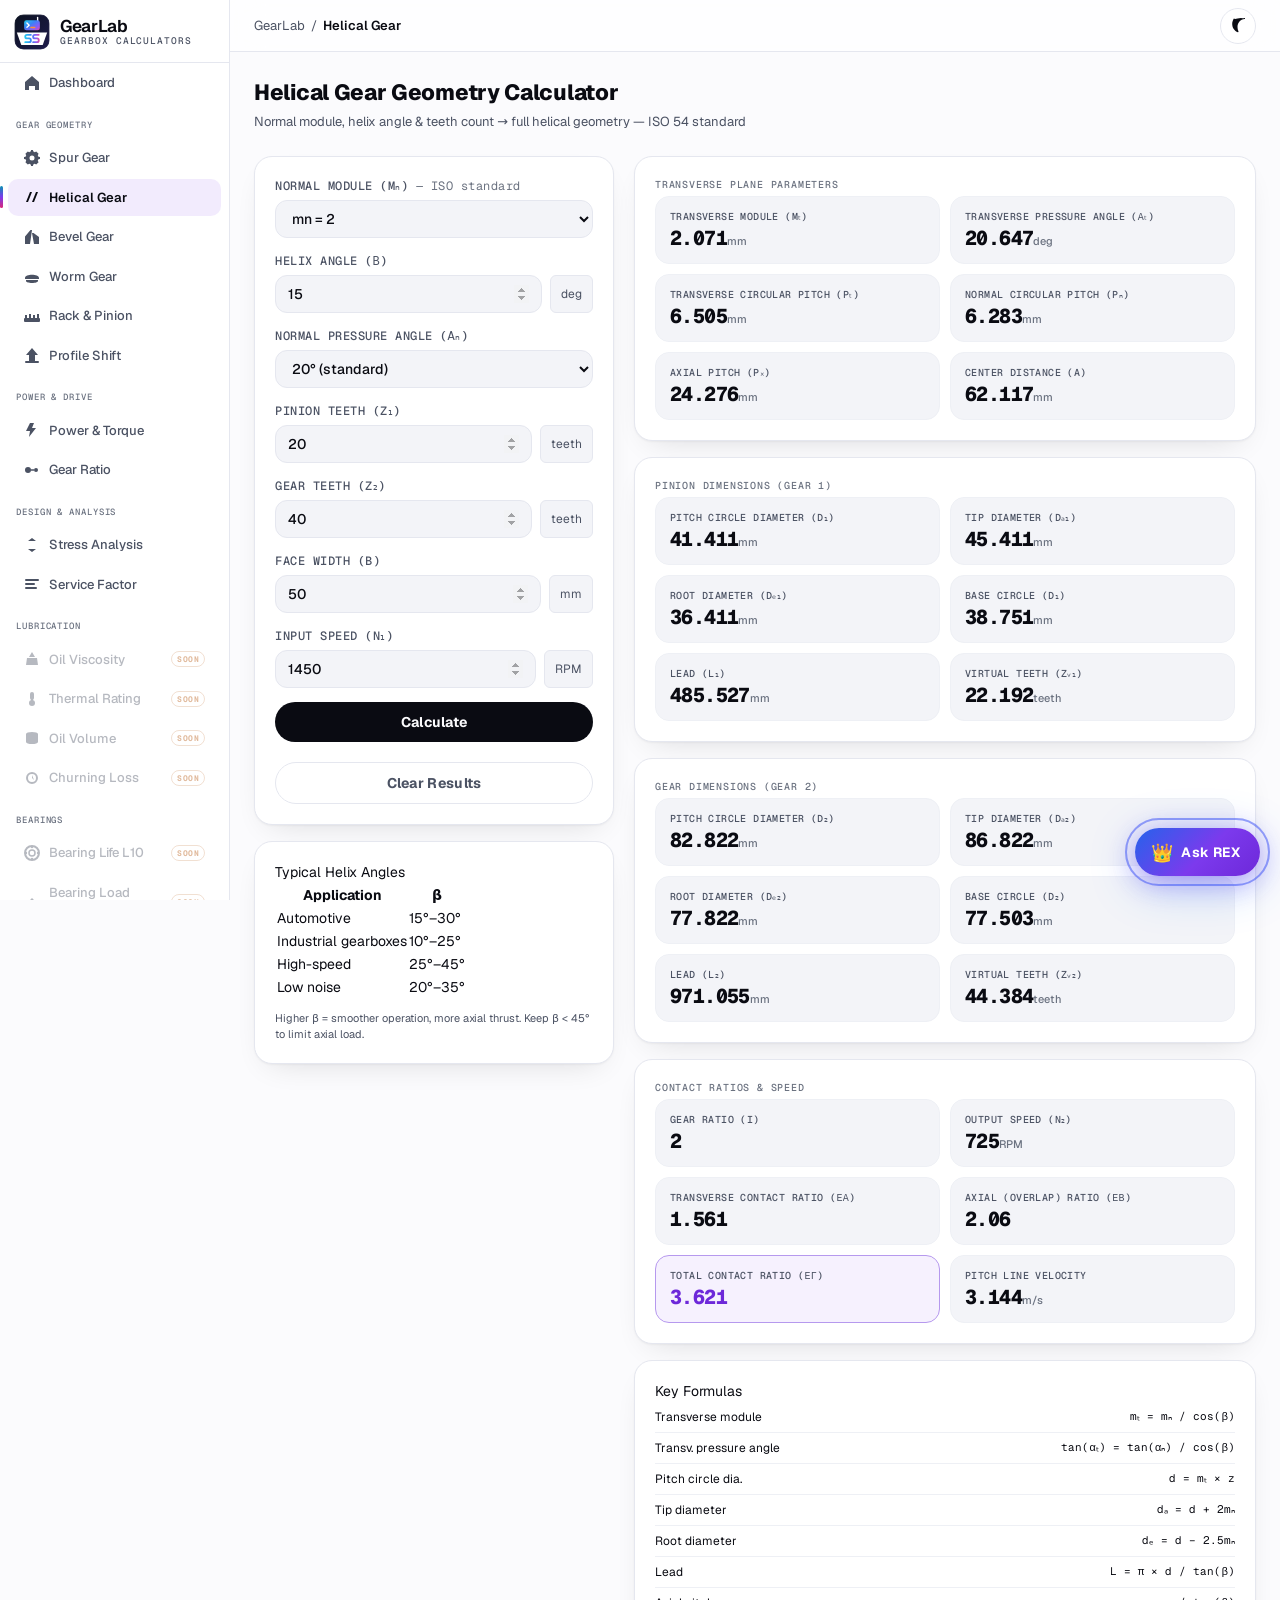
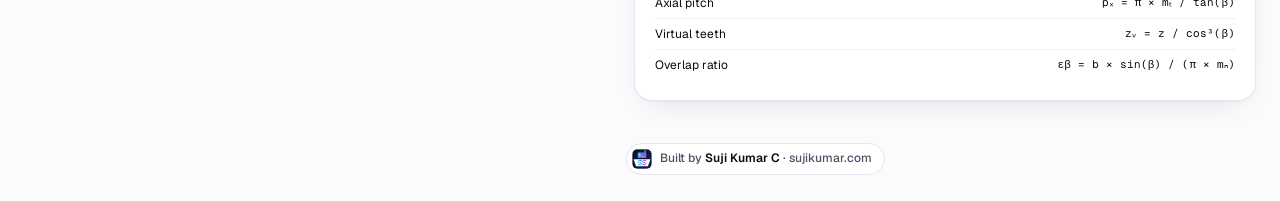
<file: helical-gear.html>
<!DOCTYPE html>
<html lang="en">
<head><meta charset="UTF-8"/>
  <meta name="author" content="Suji Kumar C" /><meta name="viewport" content="width=device-width,initial-scale=1"/>
<title>Helical Gear Calculator — GearLab</title>
<meta name="description" content="Helical gear geometry calculator: enter normal module, helix angle and teeth count to get the full helical gear geometry to the ISO 54 standard."/>
<link rel="icon" href="favicon.svg"/>
<meta name="theme-color" content="#FBFBFD" media="(prefers-color-scheme: light)"/>
<meta name="theme-color" content="#07080D" media="(prefers-color-scheme: dark)"/>
<link rel="preload" href="fonts/geist.woff2" as="font" type="font/woff2" crossorigin/>
<link rel="stylesheet" href="css/style.css"/>
</head>
<body>
<script src="js/common.js"></script>
<script>buildNav('helical-gear');</script>
<div class="main-content">
  <div class="page-header"><div>
    <h1 class="page-title">Helical Gear Geometry Calculator</h1>
    <div class="page-sub">Normal module, helix angle &amp; teeth count &rarr; full helical geometry — ISO 54 standard</div>
  </div></div>

  <div class="calc-grid">
    <!-- INPUT PANEL -->
    <div>
      <div class="card card-body input-panel">
        <div class="field-group">
          <div class="field-label">Normal Module (m&#x2099;) <span>— ISO standard</span></div>
          <select id="inp-mn">
            <option value="1">mn = 1</option>
            <option value="1.25">mn = 1.25</option>
            <option value="1.5">mn = 1.5</option>
            <option value="2" selected>mn = 2</option>
            <option value="2.5">mn = 2.5</option>
            <option value="3">mn = 3</option>
            <option value="4">mn = 4</option>
            <option value="5">mn = 5</option>
            <option value="6">mn = 6</option>
            <option value="8">mn = 8</option>
            <option value="10">mn = 10</option>
            <option value="12">mn = 12</option>
            <option value="16">mn = 16</option>
            <option value="20">mn = 20</option>
          </select>
        </div>
        <div class="field-group">
          <div class="field-label">Helix Angle (&beta;)</div>
          <div class="field-row">
            <input type="number" id="inp-beta" value="15" min="5" max="45" step="0.5"/>
            <div class="field-unit">deg</div>
          </div>
        </div>
        <div class="field-group">
          <div class="field-label">Normal Pressure Angle (&alpha;&#x2099;)</div>
          <select id="inp-alpha">
            <option value="20" selected>20° (standard)</option>
            <option value="14.5">14.5° (old standard)</option>
            <option value="25">25° (heavy load)</option>
          </select>
        </div>
        <div class="field-group">
          <div class="field-label">Pinion Teeth (z&#8321;)</div>
          <div class="field-row">
            <input type="number" id="inp-z1" value="20" min="6" max="500" step="1"/>
            <div class="field-unit">teeth</div>
          </div>
        </div>
        <div class="field-group">
          <div class="field-label">Gear Teeth (z&#8322;)</div>
          <div class="field-row">
            <input type="number" id="inp-z2" value="40" min="6" max="500" step="1"/>
            <div class="field-unit">teeth</div>
          </div>
        </div>
        <div class="field-group">
          <div class="field-label">Face Width (b)</div>
          <div class="field-row">
            <input type="number" id="inp-b" value="50" min="1" max="2000" step="1"/>
            <div class="field-unit">mm</div>
          </div>
        </div>
        <div class="field-group">
          <div class="field-label">Input Speed (n&#8321;)</div>
          <div class="field-row">
            <input type="number" id="inp-rpm" value="1450" min="1" max="50000" step="1"/>
            <div class="field-unit">RPM</div>
          </div>
        </div>
        <button class="btn-calc" id="btn-calc">Calculate</button>
        <button class="btn-calc" id="btn-clear" style="background:var(--bg-card);color:var(--text-muted);border:1px solid var(--border);margin-top:6px">Clear Results</button>
      </div>

      <!-- Helix angle guide -->
      <div class="card card-body mt-16">
        <div class="formula-block">
          <div class="formula-title">Typical Helix Angles</div>
          <table class="formula-table">
            <thead><tr><th>Application</th><th>&beta;</th></tr></thead>
            <tbody>
              <tr><td>Automotive</td><td>15°–30°</td></tr>
              <tr><td>Industrial gearboxes</td><td>10°–25°</td></tr>
              <tr><td>High-speed</td><td>25°–45°</td></tr>
              <tr><td>Low noise</td><td>20°–35°</td></tr>
            </tbody>
          </table>
          <div style="margin-top:10px;font-size:11px;color:var(--text-muted)">Higher &beta; = smoother operation, more axial thrust. Keep &beta; &lt; 45° to limit axial load.</div>
        </div>
      </div>
    </div>

    <!-- RESULTS PANEL -->
    <div>
      <!-- Gear parameters -->
      <div class="card card-body">
        <div class="result-section-title">Transverse Plane Parameters</div>
        <div class="result-grid">
          <div class="result-item">
            <div class="result-label">Transverse Module (m&#x209C;)</div>
            <div><span class="result-value" id="r-mt">—</span><span class="result-unit">mm</span></div>
          </div>
          <div class="result-item">
            <div class="result-label">Transverse Pressure Angle (&alpha;&#x209C;)</div>
            <div><span class="result-value" id="r-alphat">—</span><span class="result-unit">deg</span></div>
          </div>
          <div class="result-item">
            <div class="result-label">Transverse Circular Pitch (p&#x209C;)</div>
            <div><span class="result-value" id="r-pt">—</span><span class="result-unit">mm</span></div>
          </div>
          <div class="result-item">
            <div class="result-label">Normal Circular Pitch (p&#x2099;)</div>
            <div><span class="result-value" id="r-pn">—</span><span class="result-unit">mm</span></div>
          </div>
          <div class="result-item">
            <div class="result-label">Axial Pitch (p&#x2093;)</div>
            <div><span class="result-value" id="r-px">—</span><span class="result-unit">mm</span></div>
          </div>
          <div class="result-item">
            <div class="result-label">Center Distance (a)</div>
            <div><span class="result-value" id="r-a">—</span><span class="result-unit">mm</span></div>
          </div>
        </div>
      </div>

      <!-- Pinion dimensions -->
      <div class="card card-body mt-16">
        <div class="result-section-title">Pinion Dimensions (Gear 1)</div>
        <div class="result-grid">
          <div class="result-item">
            <div class="result-label">Pitch Circle Diameter (d&#8321;)</div>
            <div><span class="result-value" id="r-d1">—</span><span class="result-unit">mm</span></div>
          </div>
          <div class="result-item">
            <div class="result-label">Tip Diameter (d&#x2090;&#8321;)</div>
            <div><span class="result-value" id="r-da1">—</span><span class="result-unit">mm</span></div>
          </div>
          <div class="result-item">
            <div class="result-label">Root Diameter (d&#x2091;&#8321;)</div>
            <div><span class="result-value" id="r-df1">—</span><span class="result-unit">mm</span></div>
          </div>
          <div class="result-item">
            <div class="result-label">Base Circle (d&#x2062;&#8321;)</div>
            <div><span class="result-value" id="r-db1">—</span><span class="result-unit">mm</span></div>
          </div>
          <div class="result-item">
            <div class="result-label">Lead (L&#8321;)</div>
            <div><span class="result-value" id="r-L1">—</span><span class="result-unit">mm</span></div>
          </div>
          <div class="result-item">
            <div class="result-label">Virtual Teeth (z&#x1D65;&#8321;)</div>
            <div><span class="result-value" id="r-zv1">—</span><span class="result-unit">teeth</span></div>
          </div>
        </div>
      </div>

      <!-- Gear dimensions -->
      <div class="card card-body mt-16">
        <div class="result-section-title">Gear Dimensions (Gear 2)</div>
        <div class="result-grid">
          <div class="result-item">
            <div class="result-label">Pitch Circle Diameter (d&#8322;)</div>
            <div><span class="result-value" id="r-d2">—</span><span class="result-unit">mm</span></div>
          </div>
          <div class="result-item">
            <div class="result-label">Tip Diameter (d&#x2090;&#8322;)</div>
            <div><span class="result-value" id="r-da2">—</span><span class="result-unit">mm</span></div>
          </div>
          <div class="result-item">
            <div class="result-label">Root Diameter (d&#x2091;&#8322;)</div>
            <div><span class="result-value" id="r-df2">—</span><span class="result-unit">mm</span></div>
          </div>
          <div class="result-item">
            <div class="result-label">Base Circle (d&#x2062;&#8322;)</div>
            <div><span class="result-value" id="r-db2">—</span><span class="result-unit">mm</span></div>
          </div>
          <div class="result-item">
            <div class="result-label">Lead (L&#8322;)</div>
            <div><span class="result-value" id="r-L2">—</span><span class="result-unit">mm</span></div>
          </div>
          <div class="result-item">
            <div class="result-label">Virtual Teeth (z&#x1D65;&#8322;)</div>
            <div><span class="result-value" id="r-zv2">—</span><span class="result-unit">teeth</span></div>
          </div>
        </div>
      </div>

      <!-- Contact ratios & speed -->
      <div class="card card-body mt-16">
        <div class="result-section-title">Contact Ratios &amp; Speed</div>
        <div class="result-grid">
          <div class="result-item">
            <div class="result-label">Gear Ratio (i)</div>
            <div><span class="result-value" id="r-i">—</span><span class="result-unit"></span></div>
          </div>
          <div class="result-item">
            <div class="result-label">Output Speed (n&#8322;)</div>
            <div><span class="result-value" id="r-n2">—</span><span class="result-unit">RPM</span></div>
          </div>
          <div class="result-item">
            <div class="result-label">Transverse Contact Ratio (&epsilon;&#x3B1;)</div>
            <div><span class="result-value" id="r-ea">—</span><span class="result-unit"></span></div>
          </div>
          <div class="result-item">
            <div class="result-label">Axial (Overlap) Ratio (&epsilon;&#x3B2;)</div>
            <div><span class="result-value" id="r-eb">—</span><span class="result-unit"></span></div>
          </div>
          <div class="result-item highlight">
            <div class="result-label">Total Contact Ratio (&epsilon;&#x3B3;)</div>
            <div><span class="result-value" id="r-eg">—</span><span class="result-unit"></span></div>
          </div>
          <div class="result-item">
            <div class="result-label">Pitch Line Velocity</div>
            <div><span class="result-value" id="r-v">—</span><span class="result-unit">m/s</span></div>
          </div>
        </div>
      </div>

      <!-- Formulas -->
      <div class="card card-body mt-16">
        <div class="formula-block">
          <div class="formula-title">Key Formulas</div>
          <div class="formula-row"><span class="formula-label">Transverse module</span><span class="formula-expr">m&#x209C; = m&#x2099; / cos(&beta;)</span></div>
          <div class="formula-row"><span class="formula-label">Transv. pressure angle</span><span class="formula-expr">tan(&alpha;&#x209C;) = tan(&alpha;&#x2099;) / cos(&beta;)</span></div>
          <div class="formula-row"><span class="formula-label">Pitch circle dia.</span><span class="formula-expr">d = m&#x209C; &times; z</span></div>
          <div class="formula-row"><span class="formula-label">Tip diameter</span><span class="formula-expr">d&#x2090; = d + 2m&#x2099;</span></div>
          <div class="formula-row"><span class="formula-label">Root diameter</span><span class="formula-expr">d&#x2091; = d &minus; 2.5m&#x2099;</span></div>
          <div class="formula-row"><span class="formula-label">Lead</span><span class="formula-expr">L = &pi; &times; d / tan(&beta;)</span></div>
          <div class="formula-row"><span class="formula-label">Axial pitch</span><span class="formula-expr">p&#x2093; = &pi; &times; m&#x209C; / tan(&beta;)</span></div>
          <div class="formula-row"><span class="formula-label">Virtual teeth</span><span class="formula-expr">z&#x1D65; = z / cos&sup3;(&beta;)</span></div>
          <div class="formula-row"><span class="formula-label">Overlap ratio</span><span class="formula-expr">&epsilon;&#x3B2; = b &times; sin(&beta;) / (&pi; &times; m&#x2099;)</span></div>
        </div>
      </div>
    </div>
  </div>
</div>

<script>
const toR = d => d * Math.PI / 180;
const r3 = v => Math.round(v * 1000) / 1000;
const r2 = v => Math.round(v * 100) / 100;

function calc(showToast = false) {
  const mn    = parseFloat(document.getElementById('inp-mn').value);
  const beta  = parseFloat(document.getElementById('inp-beta').value);
  const alphaN = parseFloat(document.getElementById('inp-alpha').value);
  const z1    = parseInt(document.getElementById('inp-z1').value);
  const z2    = parseInt(document.getElementById('inp-z2').value);
  const b     = parseFloat(document.getElementById('inp-b').value);
  const n1    = parseFloat(document.getElementById('inp-rpm').value);

  const betaR  = toR(beta);
  const alphaNR = toR(alphaN);

  // Transverse values
  const mt     = mn / Math.cos(betaR);
  const alphaTR = Math.atan(Math.tan(alphaNR) / Math.cos(betaR));
  const alphaT  = alphaTR * 180 / Math.PI;
  const pt     = Math.PI * mt;
  const pn     = Math.PI * mn;
  const px     = Math.PI * mt / Math.tan(betaR);

  // Pinion
  const d1  = mt * z1;
  const da1 = d1 + 2 * mn;
  const df1 = d1 - 2.5 * mn;
  const db1 = d1 * Math.cos(alphaTR);
  const L1  = Math.PI * d1 / Math.tan(betaR);
  const zv1 = z1 / Math.pow(Math.cos(betaR), 3);

  // Gear
  const d2  = mt * z2;
  const da2 = d2 + 2 * mn;
  const df2 = d2 - 2.5 * mn;
  const db2 = d2 * Math.cos(alphaTR);
  const L2  = Math.PI * d2 / Math.tan(betaR);
  const zv2 = z2 / Math.pow(Math.cos(betaR), 3);

  // Center distance
  const a = (d1 + d2) / 2;

  // Contact ratios
  const ea = (Math.sqrt(da1*da1 - db1*db1) + Math.sqrt(da2*da2 - db2*db2) - 2*a*Math.sin(alphaTR)) / (2 * Math.PI * mt * Math.cos(alphaTR));
  const eb = b * Math.sin(betaR) / (Math.PI * mn);
  const eg = ea + eb;

  // Speed
  const i  = z2 / z1;
  const n2 = n1 / i;
  const v  = Math.PI * d1 * n1 / 60000; // m/s

  function set(id, val, d = 3) {
    document.getElementById(id).textContent = (val === null || isNaN(val) || !isFinite(val)) ? '—' : r3(val);
  }

  set('r-mt',     mt,     3);
  set('r-alphat', alphaT, 3);
  set('r-pt',     pt,     3);
  set('r-pn',     pn,     3);
  set('r-px',     px,     3);
  set('r-a',      a,      3);

  set('r-d1',  d1,  3); set('r-da1', da1, 3); set('r-df1', df1, 3);
  set('r-db1', db1, 3); set('r-L1',  L1,  3); set('r-zv1', zv1, 2);

  set('r-d2',  d2,  3); set('r-da2', da2, 3); set('r-df2', df2, 3);
  set('r-db2', db2, 3); set('r-L2',  L2,  3); set('r-zv2', zv2, 2);

  set('r-i',  i,  4); set('r-n2', n2, 1);
  set('r-ea', ea, 3); set('r-eb', eb, 3); set('r-eg', eg, 3);
  set('r-v',  v,  3);

  if (showToast) toast('Calculated successfully');
}

document.getElementById('btn-calc').addEventListener('click', () => calc(true));
['inp-mn','inp-beta','inp-alpha','inp-z1','inp-z2','inp-b','inp-rpm'].forEach(id => {
  const el = document.getElementById(id);
  if (el) el.addEventListener('input', calc);
});


function clearCalc() {
  document.getElementById('inp-mn').value = '2';
  document.getElementById('inp-beta').value = '15';
  document.getElementById('inp-alpha').value = '20';
  document.getElementById('inp-z1').value = '';
  document.getElementById('inp-z2').value = '';
  document.getElementById('inp-b').value = '';
  document.getElementById('inp-rpm').value = '';
  ['r-mt','r-alphat','r-pt','r-pn','r-px','r-a',
   'r-d1','r-da1','r-df1','r-db1','r-L1','r-zv1',
   'r-d2','r-da2','r-df2','r-db2','r-L2','r-zv2',
   'r-i','r-n2','r-ea','r-eb','r-eg','r-v'].forEach(id => {
    const el = document.getElementById(id);
    if (el) el.textContent = '—';
  });
}
document.getElementById('btn-clear').addEventListener('click', clearCalc);

// Auto-calculate on load
calc();
</script>
</body>
</html>
</file>
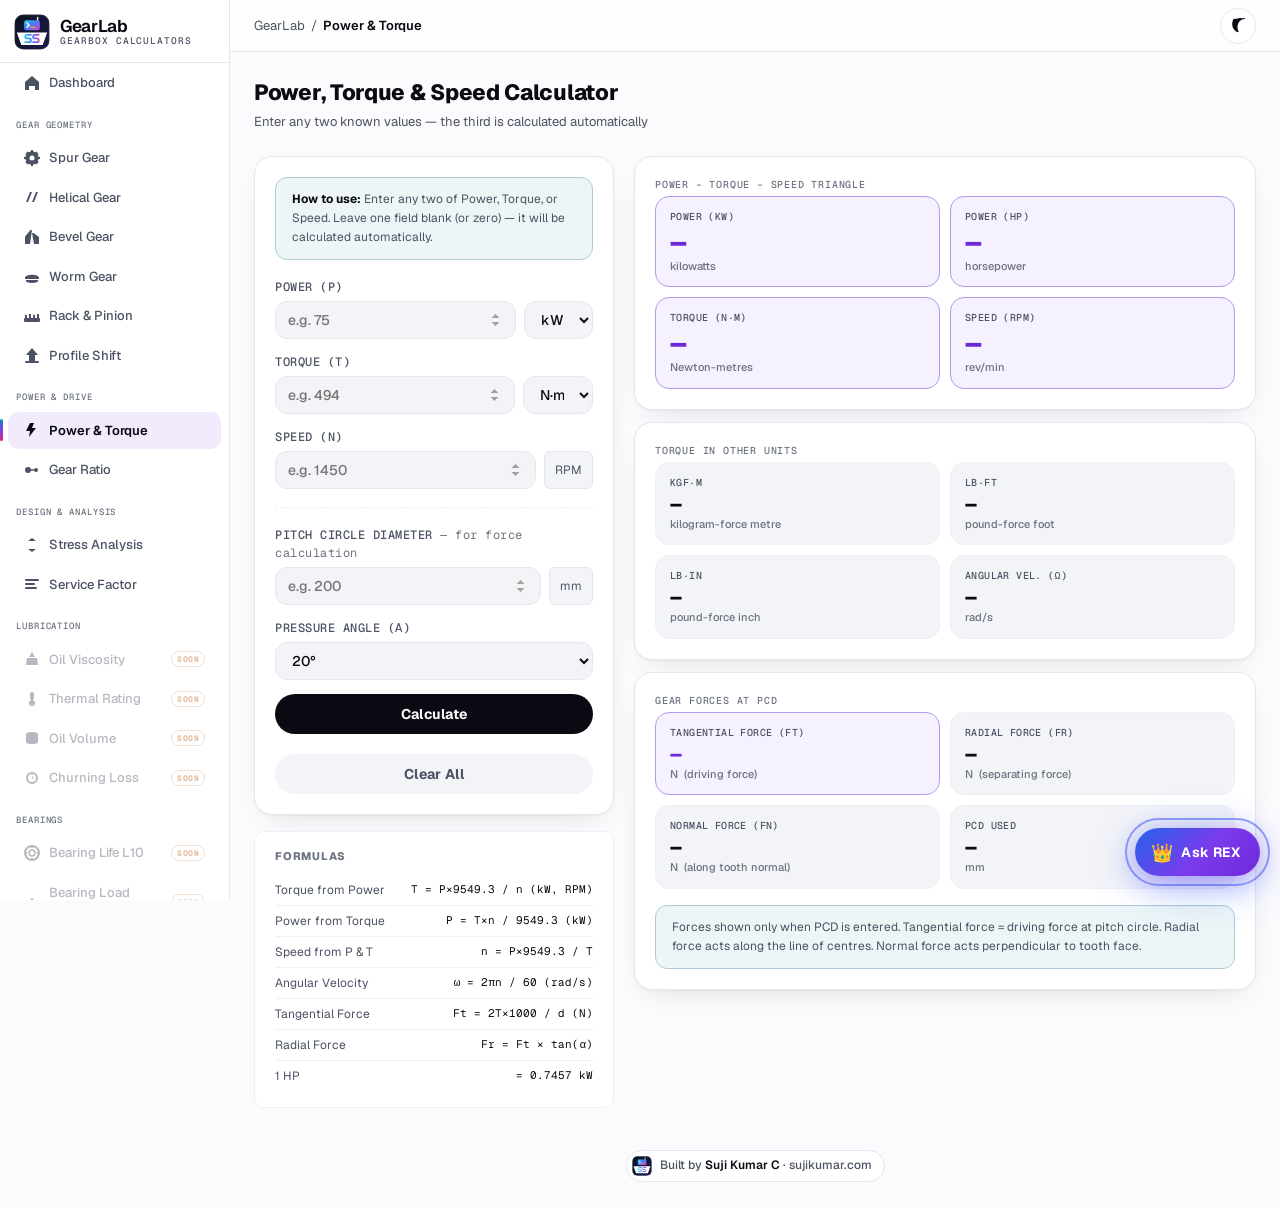
<file: power-torque.html>
<!DOCTYPE html>
<html lang="en">
<head><meta charset="UTF-8"/>
  <meta name="author" content="Suji Kumar C" /><meta name="viewport" content="width=device-width,initial-scale=1"/>
<title>Power &amp; Torque Calculator — GearLab</title>
<meta name="description" content="Power, torque and speed calculator: enter any two known values and the third is calculated automatically. Free engineering tool from GearLab."/>
<link rel="icon" href="favicon.svg"/>
<meta name="theme-color" content="#FBFBFD" media="(prefers-color-scheme: light)"/>
<meta name="theme-color" content="#07080D" media="(prefers-color-scheme: dark)"/>
<link rel="preload" href="fonts/geist.woff2" as="font" type="font/woff2" crossorigin/>
<link rel="stylesheet" href="css/style.css"/>
</head>
<body>
<script src="js/common.js"></script>
<script>buildNav('power-torque');</script>
<div class="main-content">
  <div class="page-header"><div>
    <h1 class="page-title">Power, Torque &amp; Speed Calculator</h1>
    <div class="page-sub">Enter any two known values — the third is calculated automatically</div>
  </div></div>

  <div class="calc-grid">
    <!-- INPUTS -->
    <div>
      <div class="card card-body input-panel">
        <div class="tip-box" style="margin-bottom:4px">
          <strong>How to use:</strong> Enter any two of Power, Torque, or Speed.
          Leave one field blank (or zero) — it will be calculated automatically.
        </div>

        <div class="field-group">
          <div class="field-label">Power (P)</div>
          <div class="field-row">
            <input type="number" id="inp-kw" placeholder="e.g. 75" min="0" step="0.1"/>
            <select id="sel-power-unit" style="width:70px">
              <option value="kw">kW</option>
              <option value="hp">HP</option>
            </select>
          </div>
        </div>
        <div class="field-group">
          <div class="field-label">Torque (T)</div>
          <div class="field-row">
            <input type="number" id="inp-torque" placeholder="e.g. 494" min="0" step="0.1"/>
            <select id="sel-torque-unit" style="width:70px">
              <option value="nm">N·m</option>
              <option value="kgfm">kgf·m</option>
              <option value="lbft">lb·ft</option>
            </select>
          </div>
        </div>
        <div class="field-group">
          <div class="field-label">Speed (n)</div>
          <div class="field-row">
            <input type="number" id="inp-rpm" placeholder="e.g. 1450" min="0" step="1"/>
            <div class="field-unit">RPM</div>
          </div>
        </div>

        <hr class="field-divider"/>
        <div class="field-group">
          <div class="field-label">Pitch Circle Diameter <span>— for force calculation</span></div>
          <div class="field-row">
            <input type="number" id="inp-pcd" placeholder="e.g. 200" min="1" step="1"/>
            <div class="field-unit">mm</div>
          </div>
        </div>
        <div class="field-group">
          <div class="field-label">Pressure Angle (&alpha;)</div>
          <select id="inp-alpha">
            <option value="14.5">14.5°</option>
            <option value="20" selected>20°</option>
            <option value="25">25°</option>
          </select>
        </div>
        <button class="btn-calc" onclick="calculate()">Calculate</button>
        <button class="btn-calc" onclick="clearAll()" style="background:var(--plate);color:var(--text-muted);margin-top:6px">Clear All</button>
      </div>

      <div class="formula-card mt-16">
        <h4>Formulas</h4>
        <div class="formula-row"><span class="formula-name">Torque from Power</span><span class="formula-expr">T = P&times;9549.3 / n (kW, RPM)</span></div>
        <div class="formula-row"><span class="formula-name">Power from Torque</span><span class="formula-expr">P = T&times;n / 9549.3 (kW)</span></div>
        <div class="formula-row"><span class="formula-name">Speed from P &amp; T</span><span class="formula-expr">n = P&times;9549.3 / T</span></div>
        <div class="formula-row"><span class="formula-name">Angular Velocity</span><span class="formula-expr">&omega; = 2&pi;n / 60 (rad/s)</span></div>
        <div class="formula-row"><span class="formula-name">Tangential Force</span><span class="formula-expr">Ft = 2T&times;1000 / d (N)</span></div>
        <div class="formula-row"><span class="formula-name">Radial Force</span><span class="formula-expr">Fr = Ft &times; tan(&alpha;)</span></div>
        <div class="formula-row"><span class="formula-name">1 HP</span><span class="formula-expr">= 0.7457 kW</span></div>
      </div>
    </div>

    <!-- RESULTS -->
    <div class="result-panel">
      <div class="card card-body">
        <div class="result-section-title">Power &ndash; Torque &ndash; Speed Triangle</div>
        <div class="result-grid">
          <div class="result-item highlight">
            <div class="result-label">Power (kW)</div>
            <div class="result-value large" id="res-kw">—</div>
            <div class="result-unit" id="res-kw-sub">kilowatts</div>
          </div>
          <div class="result-item highlight">
            <div class="result-label">Power (HP)</div>
            <div class="result-value large" id="res-hp">—</div>
            <div class="result-unit">horsepower</div>
          </div>
          <div class="result-item highlight">
            <div class="result-label">Torque (N·m)</div>
            <div class="result-value large" id="res-nm">—</div>
            <div class="result-unit">Newton-metres</div>
          </div>
          <div class="result-item highlight">
            <div class="result-label">Speed (RPM)</div>
            <div class="result-value large" id="res-rpm">—</div>
            <div class="result-unit">rev/min</div>
          </div>
        </div>
      </div>

      <div class="card card-body">
        <div class="result-section-title">Torque in Other Units</div>
        <div class="result-grid">
          <div class="result-item"><div class="result-label">kgf·m</div><div class="result-value" id="res-kgfm">—</div><div class="result-unit">kilogram-force metre</div></div>
          <div class="result-item"><div class="result-label">lb·ft</div><div class="result-value" id="res-lbft">—</div><div class="result-unit">pound-force foot</div></div>
          <div class="result-item"><div class="result-label">lb·in</div><div class="result-value" id="res-lbin">—</div><div class="result-unit">pound-force inch</div></div>
          <div class="result-item"><div class="result-label">Angular Vel. (&omega;)</div><div class="result-value" id="res-omega">—</div><div class="result-unit">rad/s</div></div>
        </div>
      </div>

      <div class="card card-body">
        <div class="result-section-title">Gear Forces at PCD</div>
        <div class="result-grid">
          <div class="result-item highlight">
            <div class="result-label">Tangential Force (Ft)</div>
            <div class="result-value" id="res-ft">—</div>
            <div class="result-unit">N &nbsp;(driving force)</div>
          </div>
          <div class="result-item">
            <div class="result-label">Radial Force (Fr)</div>
            <div class="result-value" id="res-fr">—</div>
            <div class="result-unit">N &nbsp;(separating force)</div>
          </div>
          <div class="result-item">
            <div class="result-label">Normal Force (Fn)</div>
            <div class="result-value" id="res-fn">—</div>
            <div class="result-unit">N &nbsp;(along tooth normal)</div>
          </div>
          <div class="result-item">
            <div class="result-label">PCD used</div>
            <div class="result-value" id="res-pcd-used">—</div>
            <div class="result-unit">mm</div>
          </div>
        </div>
        <div class="tip-box mt-16">Forces shown only when PCD is entered. Tangential force = driving force at pitch circle.
        Radial force acts along the line of centres. Normal force acts perpendicular to tooth face.</div>
      </div>
    </div>
  </div>
</div>

<script>
function toKw(val, unit) {
  if (unit === 'hp') return val * 0.7457;
  return val;
}
function toNm(val, unit) {
  if (unit === 'kgfm') return val * 9.80665;
  if (unit === 'lbft') return val * 1.35582;
  return val;
}
function clearAll() {
  ['inp-kw','inp-torque','inp-rpm','inp-pcd'].forEach(id => document.getElementById(id).value = '');
  ['res-kw','res-hp','res-nm','res-rpm','res-kgfm','res-lbft','res-lbin','res-omega','res-ft','res-fr','res-fn','res-pcd-used']
    .forEach(id => { document.getElementById(id).textContent = '—'; });
}
function calculate() {
  const pwrRaw = parseFloat(document.getElementById('inp-kw').value);
  const tqRaw  = parseFloat(document.getElementById('inp-torque').value);
  const rpmRaw = parseFloat(document.getElementById('inp-rpm').value);
  const pcd    = parseFloat(document.getElementById('inp-pcd').value);
  const alpha  = parseFloat(document.getElementById('inp-alpha').value);
  const puUnit = document.getElementById('sel-power-unit').value;
  const tuUnit = document.getElementById('sel-torque-unit').value;

  let kw  = isNaN(pwrRaw) ? null : toKw(pwrRaw, puUnit);
  let nm  = isNaN(tqRaw)  ? null : toNm(tqRaw, tuUnit);
  let rpm = isNaN(rpmRaw) ? null : rpmRaw;

  const knownCount = [kw, nm, rpm].filter(v => v !== null && v > 0).length;

  if (knownCount >= 2) {
    if (kw === null || kw === 0) kw  = nm && rpm ? nm * rpm / 9549.3 : null;
    if (nm === null || nm === 0) nm  = kw && rpm ? kw * 9549.3 / rpm : null;
    if (rpm === null || rpm === 0) rpm = kw && nm ? kw * 9549.3 / nm : null;
  }

  setResult('res-kw',  kw,  2);
  setResult('res-hp',  kw ? kw / 0.7457 : null, 2);
  setResult('res-nm',  nm,  1);
  setResult('res-rpm', rpm, 1);
  setResult('res-kgfm', nm ? nm / 9.80665 : null, 3);
  setResult('res-lbft', nm ? nm / 1.35582 : null, 2);
  setResult('res-lbin', nm ? nm / 0.11299 : null, 1);
  setResult('res-omega', rpm ? rpm * 2 * Math.PI / 60 : null, 3);

  if (!isNaN(pcd) && pcd > 0 && nm > 0) {
    const aRad = toRad(alpha);
    const ft = 2 * nm * 1000 / pcd;
    const fr = ft * Math.tan(aRad);
    const fn = ft / Math.cos(aRad);
    setResult('res-ft', ft, 1);
    setResult('res-fr', fr, 1);
    setResult('res-fn', fn, 1);
    document.getElementById('res-pcd-used').textContent = pcd;
  } else {
    ['res-ft','res-fr','res-fn','res-pcd-used'].forEach(id => document.getElementById(id).textContent = '—');
  }
}
</script>
</body></html>
</file>
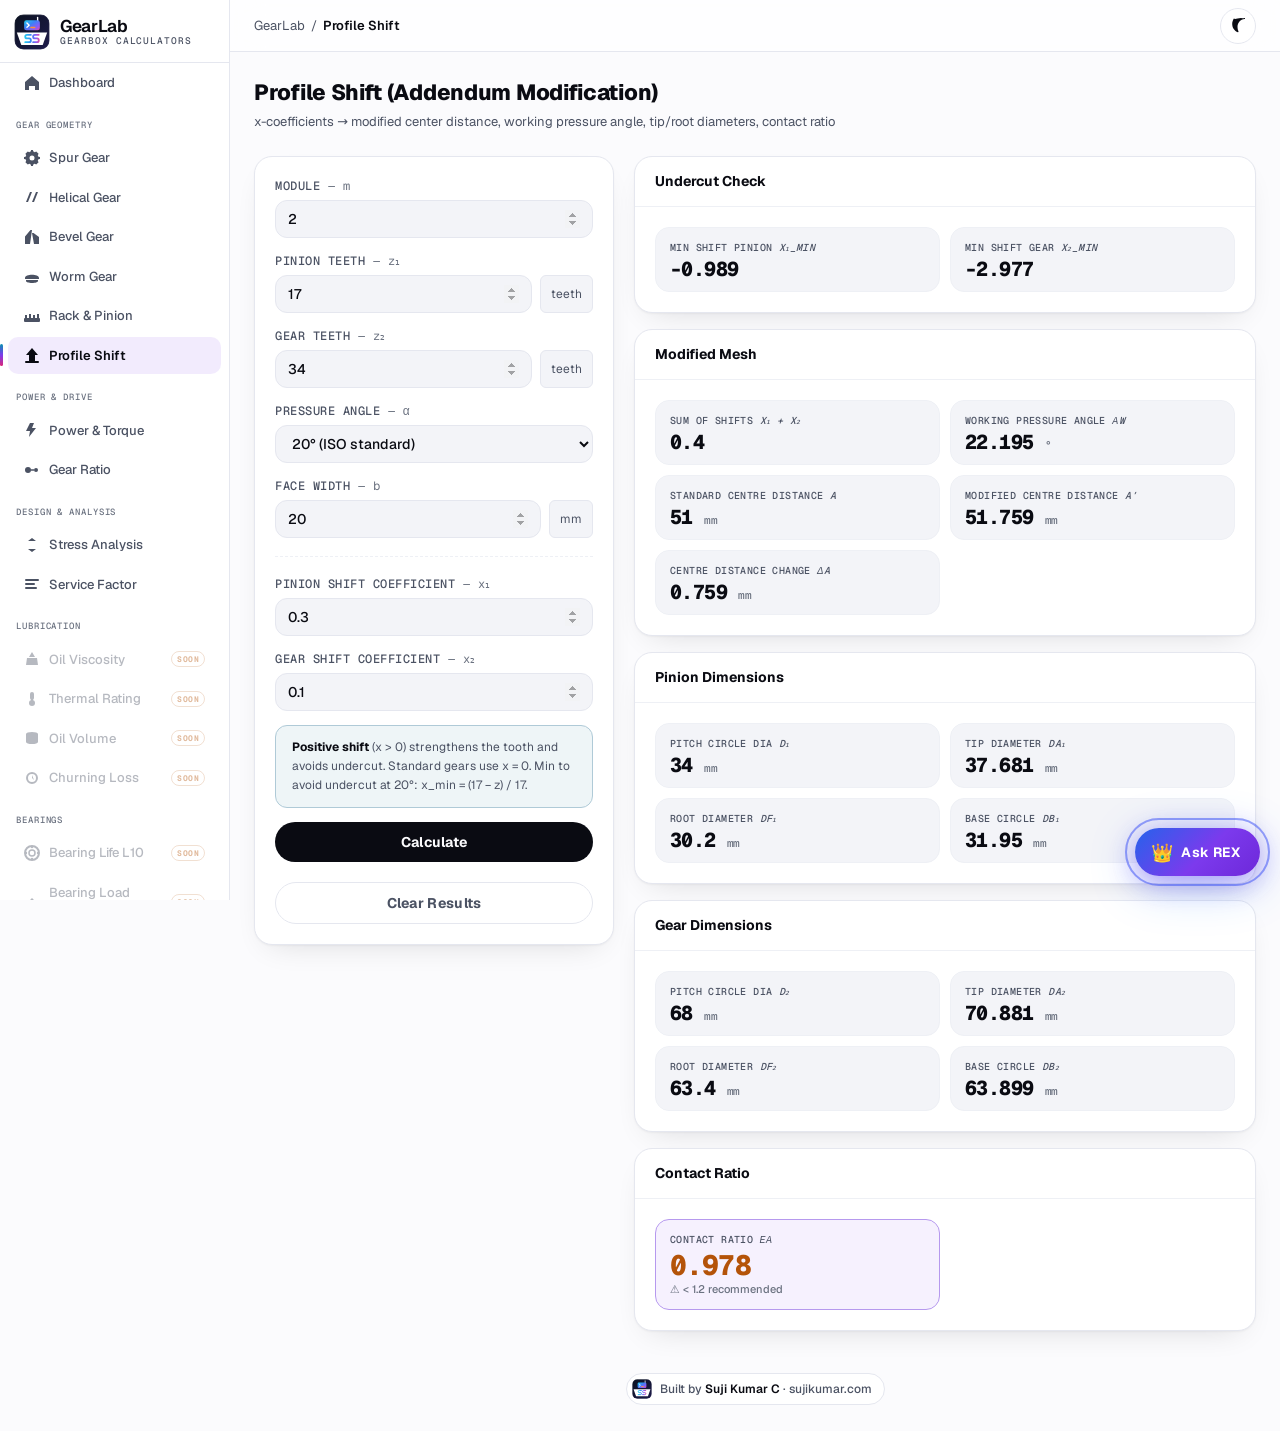
<file: profile-shift.html>
<!DOCTYPE html>
<html lang="en">
<head><meta charset="UTF-8"/>
  <meta name="author" content="Suji Kumar C" /><meta name="viewport" content="width=device-width,initial-scale=1"/>
<title>Profile Shift Calculator &mdash; GearLab</title>
<meta name="description" content="Profile shift calculator: x-coefficients to modified centre distance, working pressure angle, tip and root diameters and contact ratio."/>
<link rel="icon" href="favicon.svg"/>
<meta name="theme-color" content="#FBFBFD" media="(prefers-color-scheme: light)"/>
<meta name="theme-color" content="#07080D" media="(prefers-color-scheme: dark)"/>
<link rel="preload" href="fonts/geist.woff2" as="font" type="font/woff2" crossorigin/>
<link rel="stylesheet" href="css/style.css"/>
</head>
<body>
<script src="js/common.js"></script>
<script>buildNav('profile-shift');</script>
<div class="main-content">

  <div class="page-header"><div>
    <h1 class="page-title">Profile Shift (Addendum Modification)</h1>
    <div class="page-sub">x-coefficients &rarr; modified center distance, working pressure angle, tip/root diameters, contact ratio</div>
  </div></div>

  <div class="calc-grid">
    <!-- Input Panel -->
    <div>
      <div class="card card-body input-panel">
        <div class="field-group">
          <div class="field-label">Module <span>&#8212; m</span></div>
          <div class="field-row">
            <input type="number" id="inp-m" placeholder="2" min="0.1" step="0.5" value="2"/>
          </div>
        </div>
        <div class="field-group">
          <div class="field-label">Pinion Teeth <span>&#8212; z&#8321;</span></div>
          <div class="field-row">
            <input type="number" id="inp-z1" placeholder="17" min="4" step="1" value="17"/>
            <div class="field-unit">teeth</div>
          </div>
        </div>
        <div class="field-group">
          <div class="field-label">Gear Teeth <span>&#8212; z&#8322;</span></div>
          <div class="field-row">
            <input type="number" id="inp-z2" placeholder="34" min="4" step="1" value="34"/>
            <div class="field-unit">teeth</div>
          </div>
        </div>
        <div class="field-group">
          <div class="field-label">Pressure Angle <span>&#8212; &alpha;</span></div>
          <select id="inp-alpha">
            <option value="14.5">14.5&deg; (old standard)</option>
            <option value="20" selected>20&deg; (ISO standard)</option>
            <option value="25">25&deg; (heavy load)</option>
          </select>
        </div>
        <div class="field-group">
          <div class="field-label">Face Width <span>&#8212; b</span></div>
          <div class="field-row">
            <input type="number" id="inp-b" placeholder="20" min="1" step="1" value="20"/>
            <div class="field-unit">mm</div>
          </div>
        </div>
        <hr class="field-divider"/>
        <div class="field-group">
          <div class="field-label">Pinion Shift Coefficient <span>&#8212; x&#8321;</span></div>
          <div class="field-row">
            <input type="number" id="inp-x1" placeholder="0.3" min="-1" max="1.5" step="0.05" value="0.3"/>
          </div>
        </div>
        <div id="warn-x1" class="warn-box" style="display:none;margin-top:4px;"></div>
        <div class="field-group">
          <div class="field-label">Gear Shift Coefficient <span>&#8212; x&#8322;</span></div>
          <div class="field-row">
            <input type="number" id="inp-x2" placeholder="0.1" min="-1" max="1.5" step="0.05" value="0.1"/>
          </div>
        </div>
        <div id="warn-x2" class="warn-box" style="display:none;margin-top:4px;"></div>
        <div class="tip-box">
          <strong>Positive shift</strong> (x &gt; 0) strengthens the tooth and avoids undercut. Standard gears use x = 0. Min to avoid undercut at 20&deg;: x_min = (17 &minus; z) / 17.
        </div>
        <button class="btn-calc" id="btn-calc">Calculate</button>
        <button class="btn-calc" onclick="clearCalc()" style="background:var(--bg-card);color:var(--text-muted);border:1px solid var(--border);margin-top:6px">Clear Results</button>
      </div>
    </div>

    <!-- Results -->
    <div>

      <div class="card">
        <div class="card-header">Undercut Check</div>
        <div class="card-body result-grid">
          <div class="result-item">
            <div class="result-label">Min Shift Pinion <em>x&#8321;_min</em></div>
            <div class="result-value"><span id="r-x1min">&#8212;</span></div>
          </div>
          <div class="result-item">
            <div class="result-label">Min Shift Gear <em>x&#8322;_min</em></div>
            <div class="result-value"><span id="r-x2min">&#8212;</span></div>
          </div>
        </div>
      </div>

      <div class="card mt-16">
        <div class="card-header">Modified Mesh</div>
        <div class="card-body result-grid">
          <div class="result-item">
            <div class="result-label">Sum of Shifts <em>x&#8321; + x&#8322;</em></div>
            <div class="result-value"><span id="r-xsum">&#8212;</span></div>
          </div>
          <div class="result-item">
            <div class="result-label">Working Pressure Angle <em>&alpha;w</em></div>
            <div class="result-value"><span id="r-alphaw">&#8212;</span> <span class="result-unit">&deg;</span></div>
          </div>
          <div class="result-item">
            <div class="result-label">Standard Centre Distance <em>a</em></div>
            <div class="result-value"><span id="r-a">&#8212;</span> <span class="result-unit">mm</span></div>
          </div>
          <div class="result-item">
            <div class="result-label">Modified Centre Distance <em>a&prime;</em></div>
            <div class="result-value"><span id="r-aw">&#8212;</span> <span class="result-unit">mm</span></div>
          </div>
          <div class="result-item">
            <div class="result-label">Centre Distance Change <em>&Delta;a</em></div>
            <div class="result-value"><span id="r-da-diff">&#8212;</span> <span class="result-unit">mm</span></div>
          </div>
        </div>
      </div>

      <div class="card mt-16">
        <div class="card-header">Pinion Dimensions</div>
        <div class="card-body result-grid">
          <div class="result-item">
            <div class="result-label">Pitch Circle Dia <em>d&#8321;</em></div>
            <div class="result-value"><span id="r-d1">&#8212;</span> <span class="result-unit">mm</span></div>
          </div>
          <div class="result-item">
            <div class="result-label">Tip Diameter <em>da&#8321;</em></div>
            <div class="result-value"><span id="r-da1">&#8212;</span> <span class="result-unit">mm</span></div>
          </div>
          <div class="result-item">
            <div class="result-label">Root Diameter <em>df&#8321;</em></div>
            <div class="result-value"><span id="r-df1">&#8212;</span> <span class="result-unit">mm</span></div>
          </div>
          <div class="result-item">
            <div class="result-label">Base Circle <em>db&#8321;</em></div>
            <div class="result-value"><span id="r-db1">&#8212;</span> <span class="result-unit">mm</span></div>
          </div>
        </div>
      </div>

      <div class="card mt-16">
        <div class="card-header">Gear Dimensions</div>
        <div class="card-body result-grid">
          <div class="result-item">
            <div class="result-label">Pitch Circle Dia <em>d&#8322;</em></div>
            <div class="result-value"><span id="r-d2">&#8212;</span> <span class="result-unit">mm</span></div>
          </div>
          <div class="result-item">
            <div class="result-label">Tip Diameter <em>da&#8322;</em></div>
            <div class="result-value"><span id="r-da2">&#8212;</span> <span class="result-unit">mm</span></div>
          </div>
          <div class="result-item">
            <div class="result-label">Root Diameter <em>df&#8322;</em></div>
            <div class="result-value"><span id="r-df2">&#8212;</span> <span class="result-unit">mm</span></div>
          </div>
          <div class="result-item">
            <div class="result-label">Base Circle <em>db&#8322;</em></div>
            <div class="result-value"><span id="r-db2">&#8212;</span> <span class="result-unit">mm</span></div>
          </div>
        </div>
      </div>

      <div class="card mt-16">
        <div class="card-header">Contact Ratio</div>
        <div class="card-body result-grid">
          <div class="result-item highlight">
            <div class="result-label">Contact Ratio <em>&epsilon;&alpha;</em></div>
            <div class="result-value large"><span id="r-eps">&#8212;</span></div>
            <div class="result-unit" id="r-eps-note"></div>
          </div>
        </div>
      </div>

    </div>
  </div>

</div>

<script>
function inv(a) { return Math.tan(a) - a; }
function solveInv(target, guess) {
  let a = guess || 20 * Math.PI / 180;
  for (let i = 0; i < 50; i++) {
    const f  = inv(a) - target;
    const fp = Math.tan(a) * Math.tan(a);
    a -= f / fp;
    if (Math.abs(f / fp) < 1e-10) break;
  }
  return a;
}

const inputIds = ['inp-m','inp-z1','inp-z2','inp-alpha','inp-b','inp-x1','inp-x2'];
inputIds.forEach(id => document.getElementById(id).addEventListener('input', () => calc(false)));

function calc(showToast = false) {
  const m     = parseFloat(document.getElementById('inp-m').value);
  const z1    = parseFloat(document.getElementById('inp-z1').value);
  const z2    = parseFloat(document.getElementById('inp-z2').value);
  const alpha = parseFloat(document.getElementById('inp-alpha').value) * Math.PI / 180;
  const b     = parseFloat(document.getElementById('inp-b').value);
  const x1    = parseFloat(document.getElementById('inp-x1').value);
  const x2    = parseFloat(document.getElementById('inp-x2').value);

  if ([m, z1, z2].some(v => isNaN(v) || v <= 0)) return;

  // Undercut minimum
  const x1min = 1 - z1 * Math.sin(alpha) * Math.sin(alpha);
  const x2min = 1 - z2 * Math.sin(alpha) * Math.sin(alpha);
  setResult('r-x1min', x1min, 3);
  setResult('r-x2min', x2min, 3);

  // Warn
  const w1 = document.getElementById('warn-x1');
  const w2 = document.getElementById('warn-x2');
  if (!isNaN(x1)) {
    w1.style.display = x1 < x1min ? 'block' : 'none';
    w1.textContent = x1 < x1min ? '\u26a0 Undercut risk for pinion (x\u2081 < x\u2081_min)' : '';
  }
  if (!isNaN(x2)) {
    w2.style.display = x2 < x2min ? 'block' : 'none';
    w2.textContent = x2 < x2min ? '\u26a0 Undercut risk for gear (x\u2082 < x\u2082_min)' : '';
  }

  if (isNaN(x1) || isNaN(x2)) return;

  const xsum = x1 + x2;
  const a_std = m * (z1 + z2) / 2;

  // Working pressure angle via involute equation
  const inv_alphaw = 2 * Math.tan(alpha) * xsum / (z1 + z2) + inv(alpha);
  const alphaw = solveInv(inv_alphaw, alpha);
  const alphawDeg = alphaw * 180 / Math.PI;

  // Modified centre distance
  const aw = a_std * Math.cos(alpha) / Math.cos(alphaw);
  const delta_a = aw - a_std;

  // Addendum modification factor
  const y = (aw - a_std) / m;

  // Pinion
  const d1  = m * z1;
  const db1 = d1 * Math.cos(alpha);
  const da1 = d1 + 2 * m * (1 + x1 - y);
  const df1 = d1 - 2 * m * (1.25 - x1);

  // Gear
  const d2  = m * z2;
  const db2 = d2 * Math.cos(alpha);
  const da2 = d2 + 2 * m * (1 + x2 - y);
  const df2 = d2 - 2 * m * (1.25 - x2);

  // Contact ratio
  const ra1 = da1 / 2;
  const ra2 = da2 / 2;
  const rb1 = db1 / 2;
  const rb2 = db2 / 2;
  const eps = (Math.sqrt(ra1*ra1 - rb1*rb1) + Math.sqrt(ra2*ra2 - rb2*rb2) - aw * Math.sin(alphaw)) / (Math.PI * m * Math.cos(alpha));

  setResult('r-xsum',    xsum, 3);
  setResult('r-alphaw',  alphawDeg, 3);
  setResult('r-a',       a_std, 3);
  setResult('r-aw',      aw, 3);
  setResult('r-da-diff', delta_a, 3);

  setResult('r-d1',  d1, 3);
  setResult('r-da1', da1, 3);
  setResult('r-df1', df1, 3);
  setResult('r-db1', db1, 3);

  setResult('r-d2',  d2, 3);
  setResult('r-da2', da2, 3);
  setResult('r-df2', df2, 3);
  setResult('r-db2', db2, 3);

  const epsEl = document.getElementById('r-eps');
  epsEl.textContent = eps.toFixed(3);
  epsEl.style.color = eps < 1.2 ? 'var(--warn)' : '';
  document.getElementById('r-eps-note').textContent = eps < 1.2 ? '\u26a0 < 1.2 recommended' : eps >= 1.2 ? '\u2713 > 1.2 recommended' : '';

  if (showToast) toast('Profile shift calculated');
}

function clearCalc() {
  const ids = ['r-x1min','r-x2min','r-xsum','r-alphaw','r-a','r-aw','r-da-diff',
    'r-d1','r-da1','r-df1','r-db1','r-d2','r-da2','r-df2','r-db2','r-eps'];
  ids.forEach(id => { const el = document.getElementById(id); if (el) { el.textContent = '\u2014'; el.style.color = ''; } });
  document.getElementById('r-eps-note').textContent = '';
  document.getElementById('warn-x1').style.display = 'none';
  document.getElementById('warn-x2').style.display = 'none';
}

document.getElementById('btn-calc').addEventListener('click', () => calc(true));
calc(false);
</script>
</body></html>
</file>
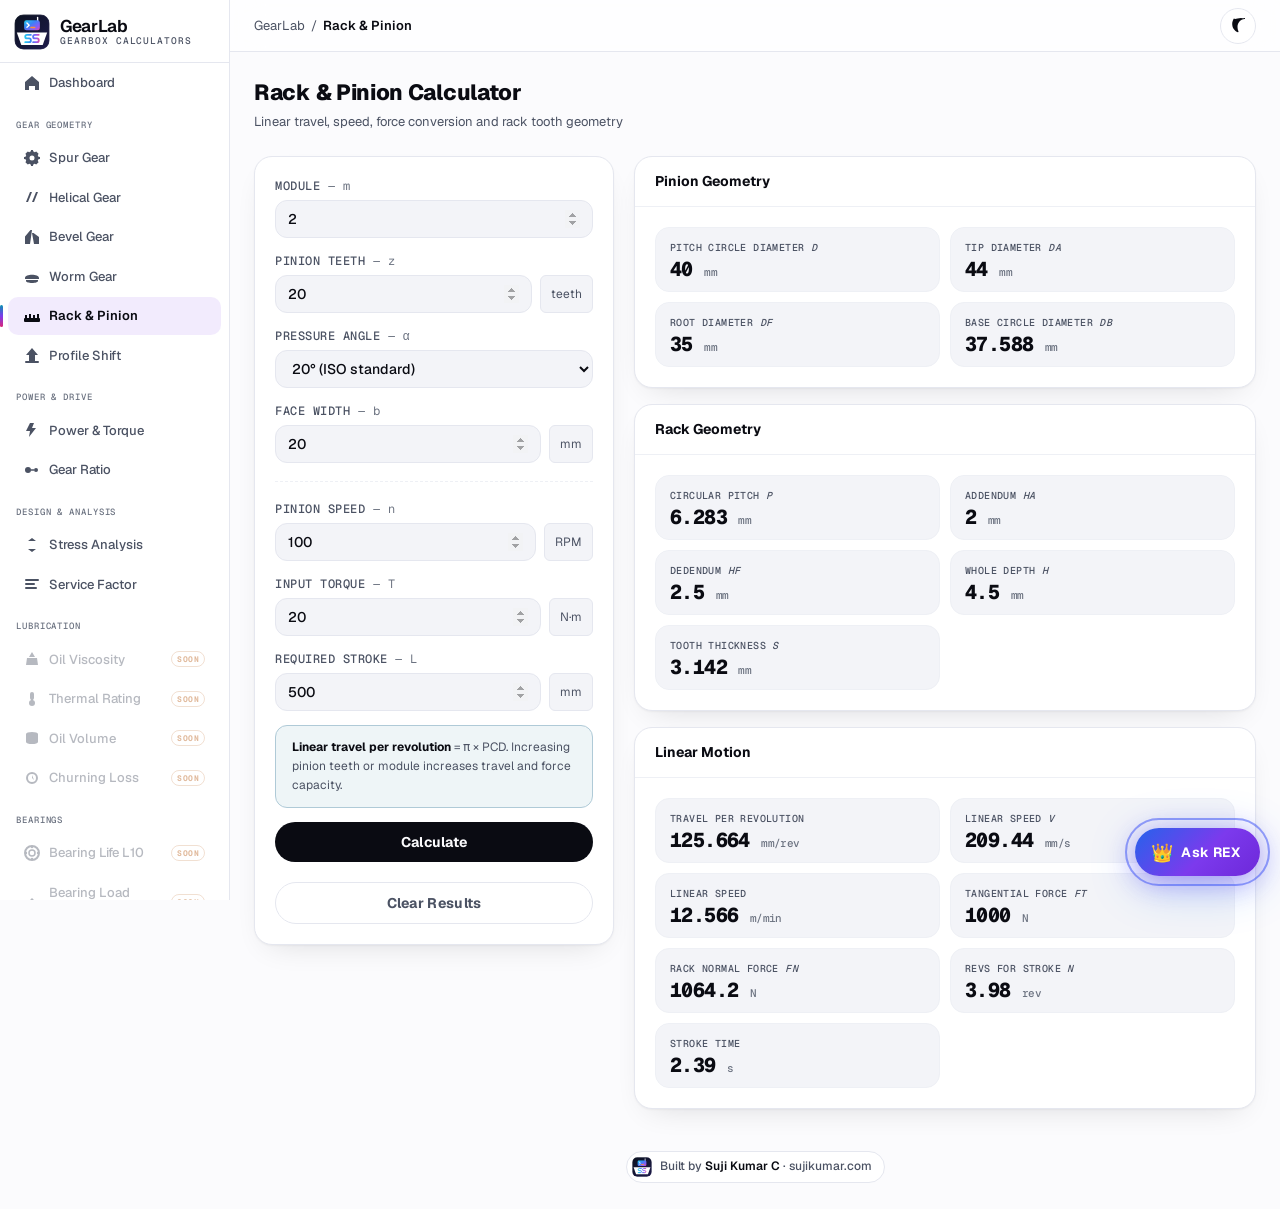
<file: rack-pinion.html>
<!DOCTYPE html>
<html lang="en">
<head><meta charset="UTF-8"/>
  <meta name="author" content="Suji Kumar C" /><meta name="viewport" content="width=device-width,initial-scale=1"/>
<title>Rack &amp; Pinion Calculator &mdash; GearLab</title>
<meta name="description" content="Rack and pinion calculator: linear travel, speed and force conversion plus rack tooth geometry. Free online engineering tool from GearLab."/>
<link rel="icon" href="favicon.svg"/>
<meta name="theme-color" content="#FBFBFD" media="(prefers-color-scheme: light)"/>
<meta name="theme-color" content="#07080D" media="(prefers-color-scheme: dark)"/>
<link rel="preload" href="fonts/geist.woff2" as="font" type="font/woff2" crossorigin/>
<link rel="stylesheet" href="css/style.css"/>
</head>
<body>
<script src="js/common.js"></script>
<script>buildNav('rack-pinion');</script>
<div class="main-content">

  <div class="page-header"><div>
    <h1 class="page-title">Rack &amp; Pinion Calculator</h1>
    <div class="page-sub">Linear travel, speed, force conversion and rack tooth geometry</div>
  </div></div>

  <div class="calc-grid">
    <!-- Input Panel -->
    <div>
      <div class="card card-body input-panel">
        <div class="field-group">
          <div class="field-label">Module <span>&#8212; m</span></div>
          <div class="field-row">
            <input type="number" id="inp-m" placeholder="2" min="0.1" step="0.5" value="2"/>
          </div>
        </div>
        <div class="field-group">
          <div class="field-label">Pinion Teeth <span>&#8212; z</span></div>
          <div class="field-row">
            <input type="number" id="inp-z" placeholder="20" min="6" step="1" value="20"/>
            <div class="field-unit">teeth</div>
          </div>
        </div>
        <div class="field-group">
          <div class="field-label">Pressure Angle <span>&#8212; &alpha;</span></div>
          <select id="inp-alpha">
            <option value="14.5">14.5&deg; (old standard)</option>
            <option value="20" selected>20&deg; (ISO standard)</option>
            <option value="25">25&deg; (heavy load)</option>
          </select>
        </div>
        <div class="field-group">
          <div class="field-label">Face Width <span>&#8212; b</span></div>
          <div class="field-row">
            <input type="number" id="inp-b" placeholder="20" min="1" step="1" value="20"/>
            <div class="field-unit">mm</div>
          </div>
        </div>
        <hr class="field-divider"/>
        <div class="field-group">
          <div class="field-label">Pinion Speed <span>&#8212; n</span></div>
          <div class="field-row">
            <input type="number" id="inp-n" placeholder="100" min="0.1" step="1" value="100"/>
            <div class="field-unit">RPM</div>
          </div>
        </div>
        <div class="field-group">
          <div class="field-label">Input Torque <span>&#8212; T</span></div>
          <div class="field-row">
            <input type="number" id="inp-T" placeholder="20" min="0" step="0.5" value="20"/>
            <div class="field-unit">N&middot;m</div>
          </div>
        </div>
        <div class="field-group">
          <div class="field-label">Required Stroke <span>&#8212; L</span></div>
          <div class="field-row">
            <input type="number" id="inp-L" placeholder="500" min="0" step="10" value="500"/>
            <div class="field-unit">mm</div>
          </div>
        </div>
        <div class="tip-box">
          <strong>Linear travel per revolution</strong> = &pi; &times; PCD. Increasing pinion teeth or module increases travel and force capacity.
        </div>
        <button class="btn-calc" id="btn-calc">Calculate</button>
        <button class="btn-calc" onclick="clearCalc()" style="background:var(--bg-card);color:var(--text-muted);border:1px solid var(--border);margin-top:6px">Clear Results</button>
      </div>
    </div>

    <!-- Results -->
    <div>

      <div class="card">
        <div class="card-header">Pinion Geometry</div>
        <div class="card-body result-grid">
          <div class="result-item">
            <div class="result-label">Pitch Circle Diameter <em>d</em></div>
            <div class="result-value"><span id="r-d">&#8212;</span> <span class="result-unit">mm</span></div>
          </div>
          <div class="result-item">
            <div class="result-label">Tip Diameter <em>da</em></div>
            <div class="result-value"><span id="r-da">&#8212;</span> <span class="result-unit">mm</span></div>
          </div>
          <div class="result-item">
            <div class="result-label">Root Diameter <em>df</em></div>
            <div class="result-value"><span id="r-df">&#8212;</span> <span class="result-unit">mm</span></div>
          </div>
          <div class="result-item">
            <div class="result-label">Base Circle Diameter <em>db</em></div>
            <div class="result-value"><span id="r-db">&#8212;</span> <span class="result-unit">mm</span></div>
          </div>
        </div>
      </div>

      <div class="card mt-16">
        <div class="card-header">Rack Geometry</div>
        <div class="card-body result-grid">
          <div class="result-item">
            <div class="result-label">Circular Pitch <em>p</em></div>
            <div class="result-value"><span id="r-p">&#8212;</span> <span class="result-unit">mm</span></div>
          </div>
          <div class="result-item">
            <div class="result-label">Addendum <em>ha</em></div>
            <div class="result-value"><span id="r-ha">&#8212;</span> <span class="result-unit">mm</span></div>
          </div>
          <div class="result-item">
            <div class="result-label">Dedendum <em>hf</em></div>
            <div class="result-value"><span id="r-hf">&#8212;</span> <span class="result-unit">mm</span></div>
          </div>
          <div class="result-item">
            <div class="result-label">Whole Depth <em>h</em></div>
            <div class="result-value"><span id="r-h">&#8212;</span> <span class="result-unit">mm</span></div>
          </div>
          <div class="result-item">
            <div class="result-label">Tooth Thickness <em>s</em></div>
            <div class="result-value"><span id="r-s">&#8212;</span> <span class="result-unit">mm</span></div>
          </div>
        </div>
      </div>

      <div class="card mt-16">
        <div class="card-header">Linear Motion</div>
        <div class="card-body result-grid">
          <div class="result-item">
            <div class="result-label">Travel per Revolution</div>
            <div class="result-value"><span id="r-tpr">&#8212;</span> <span class="result-unit">mm/rev</span></div>
          </div>
          <div class="result-item">
            <div class="result-label">Linear Speed <em>v</em></div>
            <div class="result-value"><span id="r-v">&#8212;</span> <span class="result-unit">mm/s</span></div>
          </div>
          <div class="result-item">
            <div class="result-label">Linear Speed</div>
            <div class="result-value"><span id="r-vm">&#8212;</span> <span class="result-unit">m/min</span></div>
          </div>
          <div class="result-item">
            <div class="result-label">Tangential Force <em>Ft</em></div>
            <div class="result-value"><span id="r-Ft">&#8212;</span> <span class="result-unit">N</span></div>
          </div>
          <div class="result-item">
            <div class="result-label">Rack Normal Force <em>Fn</em></div>
            <div class="result-value"><span id="r-Fn">&#8212;</span> <span class="result-unit">N</span></div>
          </div>
          <div class="result-item">
            <div class="result-label">Revs for Stroke <em>N</em></div>
            <div class="result-value"><span id="r-N">&#8212;</span> <span class="result-unit">rev</span></div>
          </div>
          <div class="result-item">
            <div class="result-label">Stroke Time</div>
            <div class="result-value"><span id="r-t">&#8212;</span> <span class="result-unit">s</span></div>
          </div>
        </div>
      </div>

    </div>
  </div>

</div>

<script>
const inputIds = ['inp-m','inp-z','inp-alpha','inp-b','inp-n','inp-T','inp-L'];
inputIds.forEach(id => document.getElementById(id).addEventListener('input', () => calc(false)));

function calc(showToast = false) {
  const m     = parseFloat(document.getElementById('inp-m').value);
  const z     = parseFloat(document.getElementById('inp-z').value);
  const alpha = parseFloat(document.getElementById('inp-alpha').value) * Math.PI / 180;
  const b     = parseFloat(document.getElementById('inp-b').value);
  const n     = parseFloat(document.getElementById('inp-n').value);
  const T     = parseFloat(document.getElementById('inp-T').value);
  const L     = parseFloat(document.getElementById('inp-L').value);

  if ([m, z, alpha, b, n].some(v => isNaN(v) || v <= 0)) return;

  const d  = m * z;
  const da = d + 2 * m;
  const df = d - 2.5 * m;
  const db = d * Math.cos(alpha);
  const p  = Math.PI * m;
  const ha = m;
  const hf = 1.25 * m;
  const h  = 2.25 * m;
  const s  = p / 2;
  const tpr = Math.PI * d;
  const v   = tpr * n / 60;
  const vm  = v * 60 / 1000;
  const Ft = isNaN(T) || T <= 0 ? null : 2000 * T / d;
  const Fn = Ft !== null ? Ft / Math.cos(alpha) : null;
  const N_rev = isNaN(L) || L <= 0 ? null : L / tpr;
  const t_s   = N_rev !== null ? N_rev / (n / 60) : null;

  setResult('r-d',  d, 3);
  setResult('r-da', da, 3);
  setResult('r-df', df, 3);
  setResult('r-db', db, 3);
  setResult('r-p',  p, 3);
  setResult('r-ha', ha, 3);
  setResult('r-hf', hf, 3);
  setResult('r-h',  h, 3);
  setResult('r-s',  s, 3);
  setResult('r-tpr', tpr, 3);
  setResult('r-v',   v, 2);
  setResult('r-vm',  vm, 3);
  setResult('r-Ft',  Ft, 1);
  setResult('r-Fn',  Fn, 1);
  setResult('r-N',   N_rev, 2);
  setResult('r-t',   t_s, 2);

  if (showToast) toast('Rack & pinion calculated');
}

function clearCalc() {
  document.getElementById('inp-n').value = '';
  document.getElementById('inp-T').value = '';
  document.getElementById('inp-L').value = '';
  const ids = ['r-d','r-da','r-df','r-db','r-p','r-ha','r-hf','r-h','r-s',
    'r-tpr','r-v','r-vm','r-Ft','r-Fn','r-N','r-t'];
  ids.forEach(id => { const el = document.getElementById(id); if (el) el.textContent = '\u2014'; });
}

document.getElementById('btn-calc').addEventListener('click', () => calc(true));
calc(false);
</script>
</body></html>
</file>
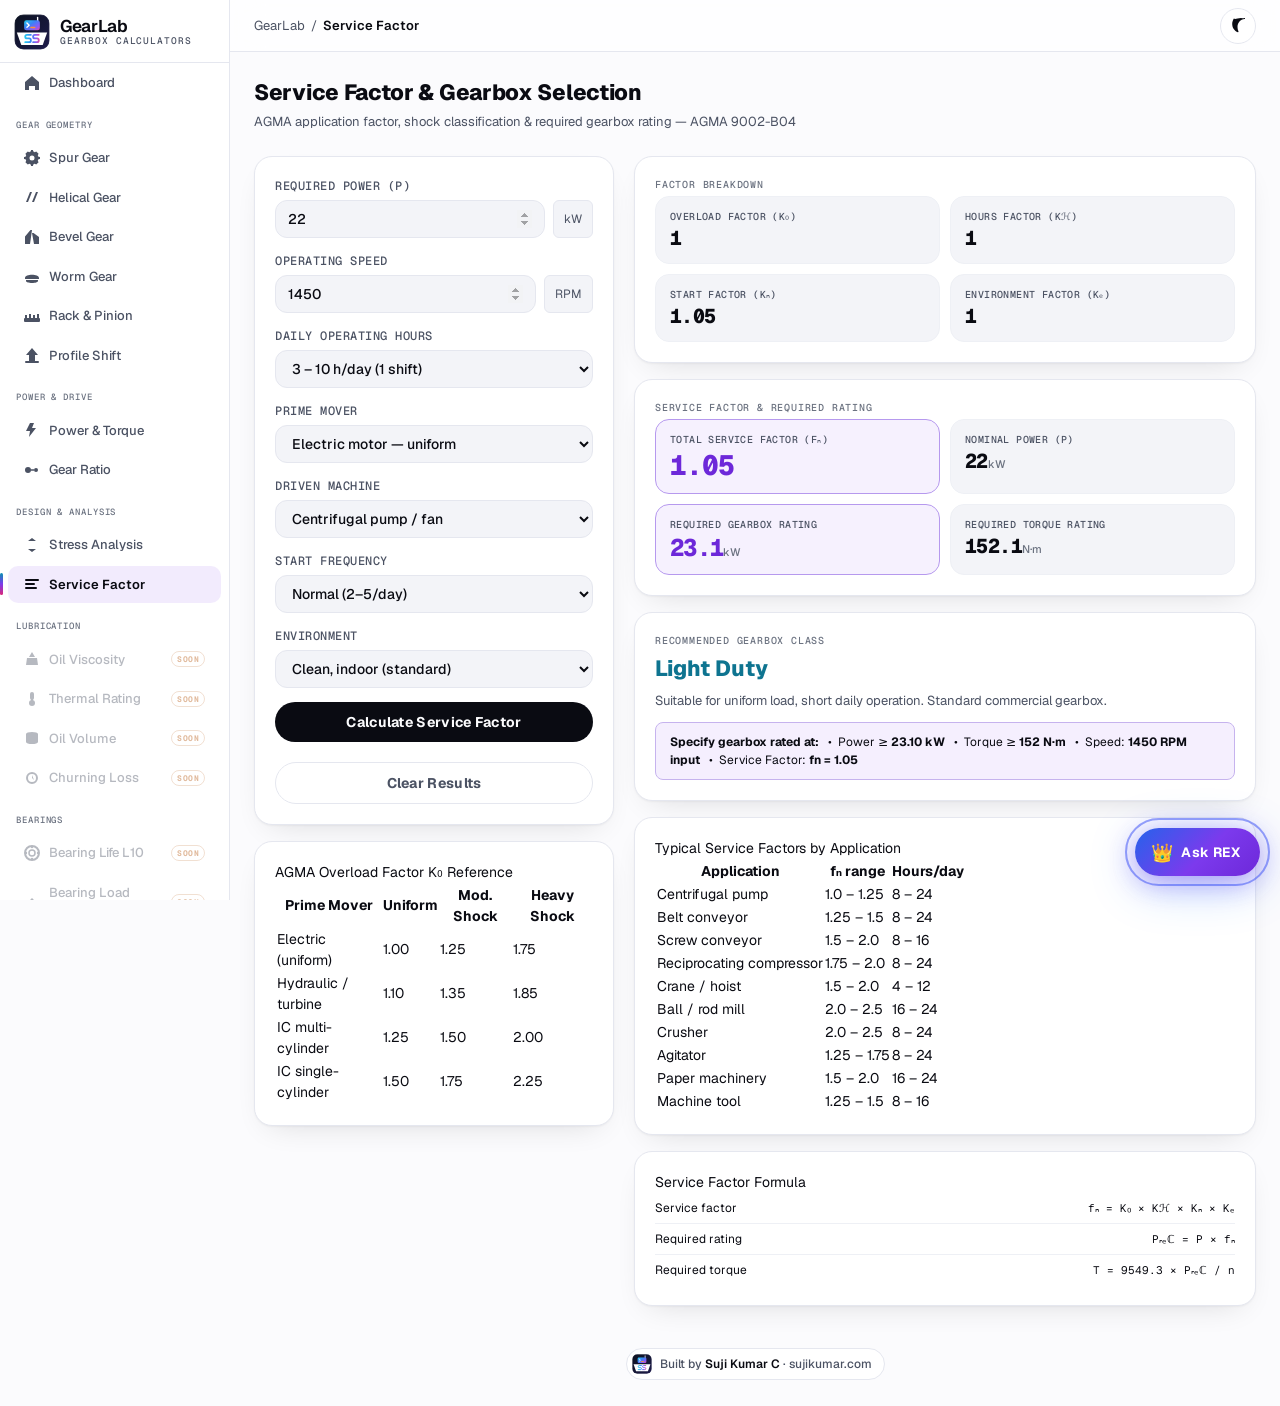
<file: service-factor.html>
<!DOCTYPE html>
<html lang="en">
<head><meta charset="UTF-8"/>
  <meta name="author" content="Suji Kumar C" /><meta name="viewport" content="width=device-width,initial-scale=1"/>
<title>Service Factor — GearLab</title>
<meta name="description" content="Service factor and gearbox selection: AGMA application factor, shock classification and required gearbox rating, based on AGMA 9002-B04."/>
<link rel="icon" href="favicon.svg"/>
<meta name="theme-color" content="#FBFBFD" media="(prefers-color-scheme: light)"/>
<meta name="theme-color" content="#07080D" media="(prefers-color-scheme: dark)"/>
<link rel="preload" href="fonts/geist.woff2" as="font" type="font/woff2" crossorigin/>
<link rel="stylesheet" href="css/style.css"/>
</head>
<body>
<script src="js/common.js"></script>
<script>buildNav('service');</script>
<div class="main-content">
  <div class="page-header"><div>
    <h1 class="page-title">Service Factor &amp; Gearbox Selection</h1>
    <div class="page-sub">AGMA application factor, shock classification &amp; required gearbox rating — AGMA 9002-B04</div>
  </div></div>

  <div class="calc-grid">
    <!-- INPUT PANEL -->
    <div>
      <div class="card card-body input-panel">
        <div class="field-group">
          <div class="field-label">Required Power (P)</div>
          <div class="field-row">
            <input type="number" id="inp-power" value="22" min="0.1" max="10000" step="0.1"/>
            <div class="field-unit">kW</div>
          </div>
        </div>
        <div class="field-group">
          <div class="field-label">Operating Speed</div>
          <div class="field-row">
            <input type="number" id="inp-rpm" value="1450" min="1" max="30000" step="1"/>
            <div class="field-unit">RPM</div>
          </div>
        </div>
        <div class="field-group">
          <div class="field-label">Daily Operating Hours</div>
          <select id="inp-hours">
            <option value="0.5">Up to 0.5 h/day</option>
            <option value="3">0.5 – 3 h/day</option>
            <option value="10" selected>3 – 10 h/day (1 shift)</option>
            <option value="24">10 – 24 h/day (continuous)</option>
          </select>
        </div>
        <div class="field-group">
          <div class="field-label">Prime Mover</div>
          <select id="inp-prime">
            <option value="0">Electric motor — uniform</option>
            <option value="1">Electric motor — with soft starter</option>
            <option value="2">Hydraulic motor</option>
            <option value="3">Steam / gas turbine</option>
            <option value="4">IC engine — multi-cylinder</option>
            <option value="5">IC engine — single cylinder</option>
          </select>
        </div>
        <div class="field-group">
          <div class="field-label">Driven Machine</div>
          <select id="inp-driven">
            <optgroup label="Uniform (Ko = 1.0 base)">
              <option value="uniform_u">Centrifugal pump / fan</option>
              <option value="uniform_u2">Conveyor (belt, smooth load)</option>
              <option value="uniform_u3">Generator / alternator</option>
            </optgroup>
            <optgroup label="Moderate Shock (Ko = 1.25 base)">
              <option value="mod_m1">Conveyor (screw / drag chain)</option>
              <option value="mod_m2">Compressor — centrifugal</option>
              <option value="mod_m3">Agitator / mixer (uniform density)</option>
              <option value="mod_m4">Machine tool (main drive)</option>
            </optgroup>
            <optgroup label="Heavy Shock (Ko = 1.75 base)">
              <option value="hvy_h1">Compressor — reciprocating</option>
              <option value="hvy_h2">Crane / hoist</option>
              <option value="hvy_h3">Extruder (plastic / rubber)</option>
              <option value="hvy_h4">Ball mill / rod mill</option>
              <option value="hvy_h5">Crusher / shredder</option>
              <option value="hvy_h6">Pump — reciprocating</option>
            </optgroup>
          </select>
        </div>
        <div class="field-group">
          <div class="field-label">Start Frequency</div>
          <select id="inp-starts">
            <option value="1.0">Rare (&lt; 2/day)</option>
            <option value="1.05" selected>Normal (2–5/day)</option>
            <option value="1.1">Frequent (5–10/day)</option>
            <option value="1.15">Very frequent (&gt;10/day)</option>
          </select>
        </div>
        <div class="field-group">
          <div class="field-label">Environment</div>
          <select id="inp-env">
            <option value="1.0" selected>Clean, indoor (standard)</option>
            <option value="1.05">Dusty / humid</option>
            <option value="1.1">Corrosive / outdoor</option>
            <option value="1.15">Severe (mining / offshore)</option>
          </select>
        </div>
        <button class="btn-calc" id="btn-calc">Calculate Service Factor</button>
        <button class="btn-calc" id="btn-clear" style="background:var(--bg-card);color:var(--text-muted);border:1px solid var(--border);margin-top:6px">Clear Results</button>
      </div>

      <!-- AGMA Ko table -->
      <div class="card card-body mt-16">
        <div class="formula-block">
          <div class="formula-title">AGMA Overload Factor K&#x2080; Reference</div>
          <table class="formula-table">
            <thead>
              <tr>
                <th>Prime Mover</th>
                <th>Uniform</th>
                <th>Mod. Shock</th>
                <th>Heavy Shock</th>
              </tr>
            </thead>
            <tbody>
              <tr><td>Electric (uniform)</td><td>1.00</td><td>1.25</td><td>1.75</td></tr>
              <tr><td>Hydraulic / turbine</td><td>1.10</td><td>1.35</td><td>1.85</td></tr>
              <tr><td>IC multi-cylinder</td><td>1.25</td><td>1.50</td><td>2.00</td></tr>
              <tr><td>IC single-cylinder</td><td>1.50</td><td>1.75</td><td>2.25</td></tr>
            </tbody>
          </table>
        </div>
      </div>
    </div>

    <!-- RESULTS PANEL -->
    <div>
      <!-- Factors breakdown -->
      <div class="card card-body">
        <div class="result-section-title">Factor Breakdown</div>
        <div class="result-grid">
          <div class="result-item">
            <div class="result-label">Overload Factor (K&#x2080;)</div>
            <div><span class="result-value" id="r-Ko">—</span><span class="result-unit"></span></div>
          </div>
          <div class="result-item">
            <div class="result-label">Hours Factor (K&#x210B;)</div>
            <div><span class="result-value" id="r-Kh">—</span><span class="result-unit"></span></div>
          </div>
          <div class="result-item">
            <div class="result-label">Start Factor (K&#x2099;)</div>
            <div><span class="result-value" id="r-Kn">—</span><span class="result-unit"></span></div>
          </div>
          <div class="result-item">
            <div class="result-label">Environment Factor (K&#x2091;)</div>
            <div><span class="result-value" id="r-Ke">—</span><span class="result-unit"></span></div>
          </div>
        </div>
      </div>

      <!-- Service factor result -->
      <div class="card card-body mt-16">
        <div class="result-section-title">Service Factor &amp; Required Rating</div>
        <div class="result-grid">
          <div class="result-item highlight">
            <div class="result-label">Total Service Factor (f&#x2099;)</div>
            <div><span class="result-value" id="r-SF" style="font-size:28px">—</span><span class="result-unit"></span></div>
          </div>
          <div class="result-item">
            <div class="result-label">Nominal Power (P)</div>
            <div><span class="result-value" id="r-P">—</span><span class="result-unit">kW</span></div>
          </div>
          <div class="result-item highlight">
            <div class="result-label">Required Gearbox Rating</div>
            <div><span class="result-value" id="r-Preq" style="font-size:24px">—</span><span class="result-unit">kW</span></div>
          </div>
          <div class="result-item">
            <div class="result-label">Required Torque Rating</div>
            <div><span class="result-value" id="r-Treq">—</span><span class="result-unit">N·m</span></div>
          </div>
        </div>
      </div>

      <!-- Recommended gearbox class -->
      <div id="rec-card" class="card card-body mt-16" style="display:none">
        <div class="result-section-title">Recommended Gearbox Class</div>
        <div id="rec-content"></div>
      </div>

      <!-- Standard service factors table -->
      <div class="card card-body mt-16">
        <div class="formula-block">
          <div class="formula-title">Typical Service Factors by Application</div>
          <table class="formula-table">
            <thead><tr><th>Application</th><th>f&#x2099; range</th><th>Hours/day</th></tr></thead>
            <tbody>
              <tr><td>Centrifugal pump</td><td>1.0 – 1.25</td><td>8 – 24</td></tr>
              <tr><td>Belt conveyor</td><td>1.25 – 1.5</td><td>8 – 24</td></tr>
              <tr><td>Screw conveyor</td><td>1.5 – 2.0</td><td>8 – 16</td></tr>
              <tr><td>Reciprocating compressor</td><td>1.75 – 2.0</td><td>8 – 24</td></tr>
              <tr><td>Crane / hoist</td><td>1.5 – 2.0</td><td>4 – 12</td></tr>
              <tr><td>Ball / rod mill</td><td>2.0 – 2.5</td><td>16 – 24</td></tr>
              <tr><td>Crusher</td><td>2.0 – 2.5</td><td>8 – 24</td></tr>
              <tr><td>Agitator</td><td>1.25 – 1.75</td><td>8 – 24</td></tr>
              <tr><td>Paper machinery</td><td>1.5 – 2.0</td><td>16 – 24</td></tr>
              <tr><td>Machine tool</td><td>1.25 – 1.5</td><td>8 – 16</td></tr>
            </tbody>
          </table>
        </div>
      </div>

      <!-- Formulas -->
      <div class="card card-body mt-16">
        <div class="formula-block">
          <div class="formula-title">Service Factor Formula</div>
          <div class="formula-row"><span class="formula-label">Service factor</span><span class="formula-expr">f&#x2099; = K&#x2080; &times; K&#x210B; &times; K&#x2099; &times; K&#x2091;</span></div>
          <div class="formula-row"><span class="formula-label">Required rating</span><span class="formula-expr">P&#x1D63;&#x2091;&#x2102; = P &times; f&#x2099;</span></div>
          <div class="formula-row"><span class="formula-label">Required torque</span><span class="formula-expr">T = 9549.3 &times; P&#x1D63;&#x2091;&#x2102; / n</span></div>
        </div>
      </div>
    </div>
  </div>
</div>

<script>
// Prime mover shock addition to Ko base
const PRIME_ADD = {
  0: 0.00,   // Electric uniform
  1: 0.00,   // Electric soft start (treated same)
  2: 0.10,   // Hydraulic
  3: 0.10,   // Turbine
  4: 0.25,   // IC multi
  5: 0.50,   // IC single
};

// Driven machine base Ko by shock class
const DRIVEN_KO = {
  uniform_u:  1.00, uniform_u2: 1.00, uniform_u3: 1.00,
  mod_m1: 1.25, mod_m2: 1.25, mod_m3: 1.25, mod_m4: 1.25,
  hvy_h1: 1.75, hvy_h2: 1.75, hvy_h3: 1.75, hvy_h4: 1.75, hvy_h5: 1.75, hvy_h6: 1.75,
};

// Hours factor
const HOURS_KH = { '0.5': 0.80, '3': 0.90, '10': 1.00, '24': 1.25 };

// Gearbox classes
function getGearboxClass(SF, Preq) {
  if (SF < 1.0) return {cls:'ERROR', desc:'Service factor below 1.0 — gearbox will be undersized.', color:'var(--fail)'};
  if (SF < 1.25) return {cls:'Light Duty', desc:'Suitable for uniform load, short daily operation. Standard commercial gearbox.', color:'var(--info)'};
  if (SF < 1.5)  return {cls:'Medium Duty', desc:'Standard industrial gearbox. Adequate for most conveyor and pump applications.', color:'var(--pass)'};
  if (SF < 2.0)  return {cls:'Heavy Duty', desc:'Reinforced industrial gearbox required. Suitable for crane, compressor, extruder.', color:'var(--warn)'};
  return {cls:'Extra Heavy Duty', desc:'Special-purpose or reinforced gearbox needed. Consult manufacturer for crusher, ball mill, etc.', color:'var(--spark)'};
}

function calc(showToast = false) {
  const P      = parseFloat(document.getElementById('inp-power').value);
  const rpm    = parseFloat(document.getElementById('inp-rpm').value);
  const hours  = document.getElementById('inp-hours').value;
  const prime  = document.getElementById('inp-prime').value;
  const driven = document.getElementById('inp-driven').value;
  const starts = parseFloat(document.getElementById('inp-starts').value);
  const env    = parseFloat(document.getElementById('inp-env').value);

  const Ko  = (DRIVEN_KO[driven] || 1.0) + (PRIME_ADD[prime] || 0);
  const Kh  = HOURS_KH[hours] || 1.0;
  const Kn  = starts;
  const Ke  = env;
  const SF  = Ko * Kh * Kn * Ke;
  const Preq = P * SF;
  const Treq = 9549.3 * Preq / rpm;

  function set(id, val, d = 2) {
    const el = document.getElementById(id);
    if (!el) return;
    el.textContent = isNaN(val) || !isFinite(val) ? '—' : parseFloat(val.toFixed(d));
  }

  set('r-Ko', Ko, 2); set('r-Kh', Kh, 2); set('r-Kn', Kn, 2); set('r-Ke', Ke, 2);
  set('r-SF', SF, 2); set('r-P', P, 2); set('r-Preq', Preq, 2); set('r-Treq', Treq, 1);

  const {cls, desc, color} = getGearboxClass(SF, Preq);
  const rec = document.getElementById('rec-card');
  const recC = document.getElementById('rec-content');
  rec.style.display = 'block';
  recC.innerHTML = `
    <div style="font-size:22px;font-weight:800;color:${color};margin-bottom:6px">${cls}</div>
    <div style="font-size:13px;color:var(--text-muted)">${desc}</div>
    <div style="margin-top:12px;padding:10px 14px;background:var(--neon-bg);border-radius:8px;border:1px solid color-mix(in srgb, var(--g3) 30%, var(--border));font-size:12px">
      <strong>Specify gearbox rated at:</strong>
      &nbsp;&nbsp;&bull;&nbsp; Power ≥ <strong>${Preq.toFixed(2)} kW</strong>
      &nbsp;&nbsp;&bull;&nbsp; Torque ≥ <strong>${Treq.toFixed(0)} N·m</strong>
      &nbsp;&nbsp;&bull;&nbsp; Speed: <strong>${rpm} RPM input</strong>
      &nbsp;&nbsp;&bull;&nbsp; Service Factor: <strong>fn = ${SF.toFixed(2)}</strong>
    </div>`;

  if (showToast) toast('Service factor calculated');
}

document.getElementById('btn-calc').addEventListener('click', () => calc(true));
['inp-power','inp-rpm','inp-starts','inp-env'].forEach(id => {
  const el = document.getElementById(id);
  if (el) el.addEventListener('input', calc);
});
['inp-hours','inp-prime','inp-driven'].forEach(id => {
  const el = document.getElementById(id);
  if (el) el.addEventListener('change', calc);
});


function clearCalc() {
  ['inp-power','inp-rpm'].forEach(id => {
    const el = document.getElementById(id);
    if (el) el.value = '';
  });
  ['r-Ko','r-Kh','r-Kn','r-Ke','r-SF','r-P','r-Preq','r-Treq'].forEach(id => {
    const el = document.getElementById(id);
    if (el) el.textContent = '—';
  });
  document.getElementById('rec-card').style.display = 'none';
}
document.getElementById('btn-clear').addEventListener('click', clearCalc);
calc();
</script>
</body>
</html>
</file>
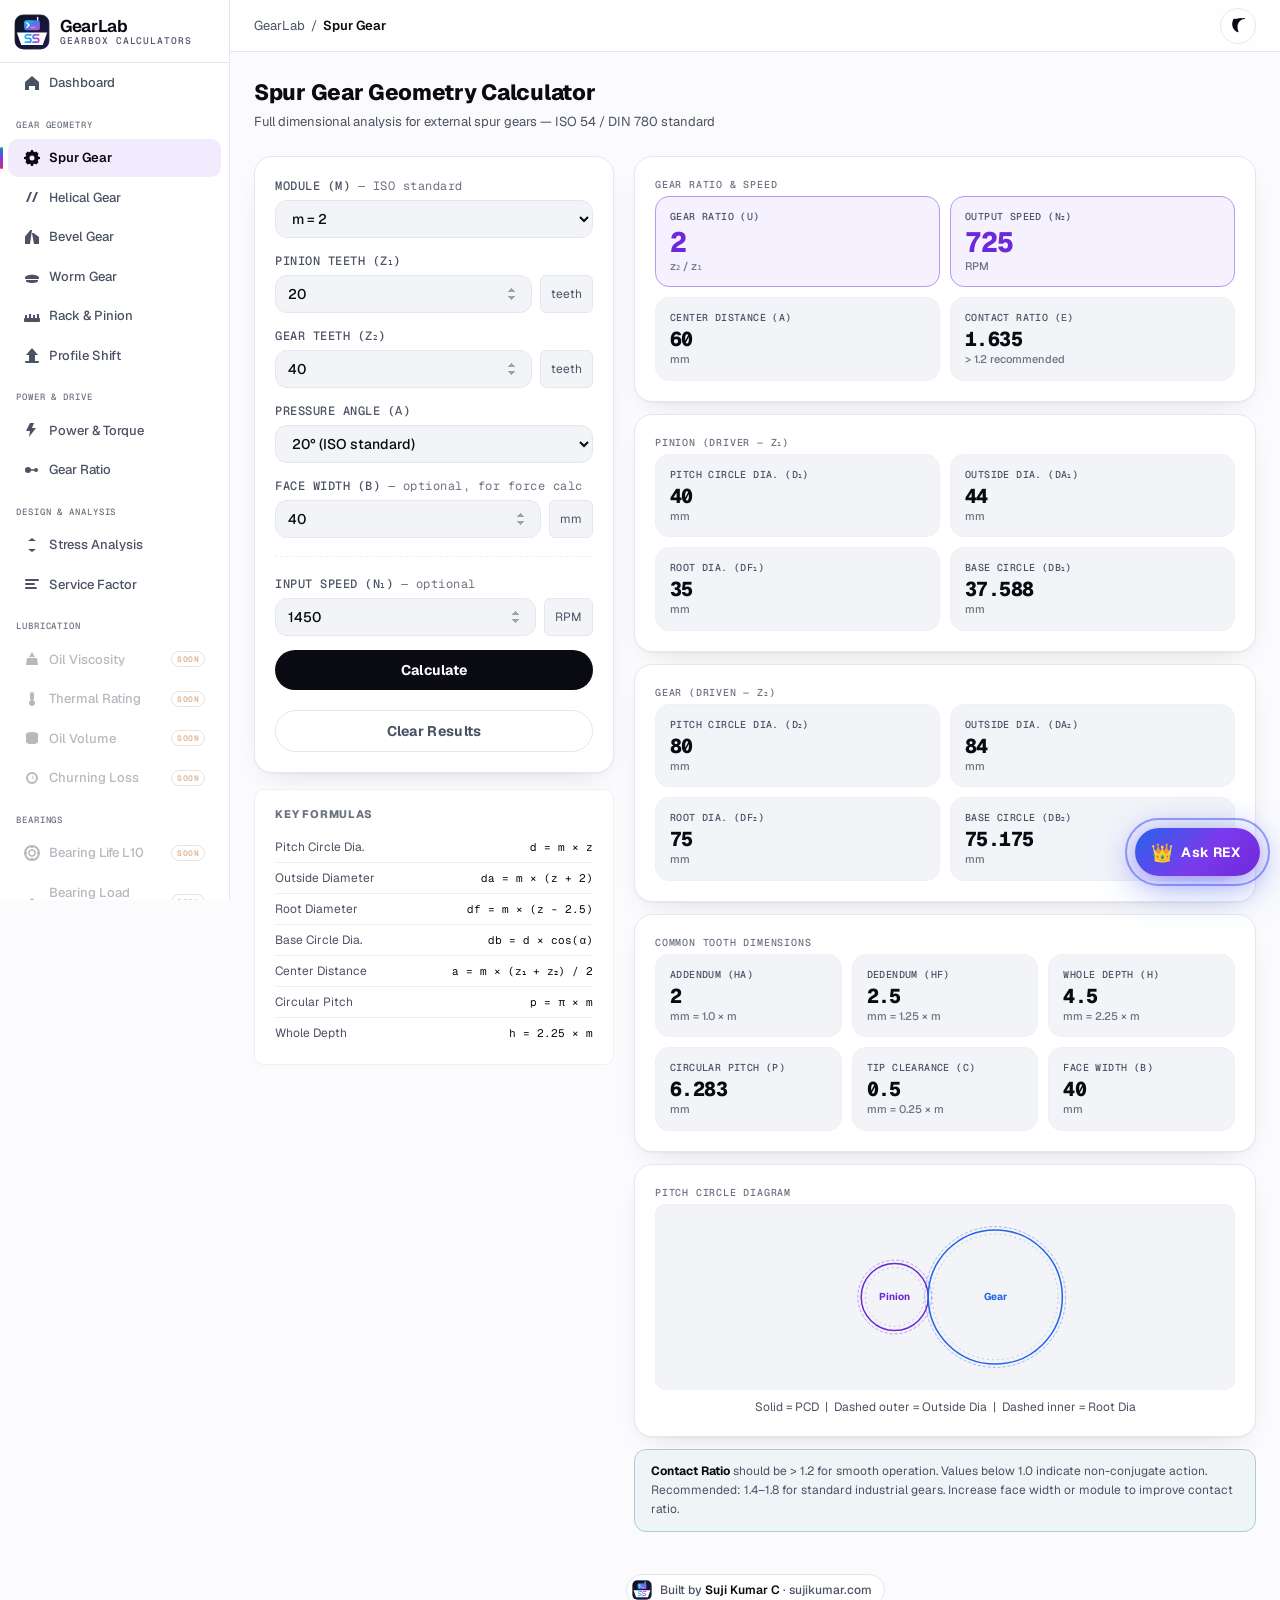
<file: spur-gear.html>
<!DOCTYPE html>
<html lang="en">
<head><meta charset="UTF-8"/>
  <meta name="author" content="Suji Kumar C" /><meta name="viewport" content="width=device-width,initial-scale=1"/>
<title>Spur Gear Calculator — GearLab</title>
<meta name="description" content="Spur gear geometry calculator: full dimensional analysis for external spur gears to the ISO 54 and DIN 780 standards. Free tool from GearLab."/>
<link rel="icon" href="favicon.svg"/>
<meta name="theme-color" content="#FBFBFD" media="(prefers-color-scheme: light)"/>
<meta name="theme-color" content="#07080D" media="(prefers-color-scheme: dark)"/>
<link rel="preload" href="fonts/geist.woff2" as="font" type="font/woff2" crossorigin/>
<link rel="stylesheet" href="css/style.css"/>
</head>
<body>
<script src="js/common.js"></script>
<script>buildNav('spur-gear');</script>
<div class="main-content">
  <div class="page-header"><div>
    <h1 class="page-title">Spur Gear Geometry Calculator</h1>
    <div class="page-sub">Full dimensional analysis for external spur gears — ISO 54 / DIN 780 standard</div>
  </div></div>

  <div class="calc-grid">
    <!-- INPUT PANEL -->
    <div>
      <div class="card card-body input-panel">
        <div class="field-group">
          <div class="field-label">Module (m) <span>— ISO standard</span></div>
          <select id="inp-module">
            <option value="1">m = 1</option>
            <option value="1.25">m = 1.25</option>
            <option value="1.5">m = 1.5</option>
            <option value="2" selected>m = 2</option>
            <option value="2.5">m = 2.5</option>
            <option value="3">m = 3</option>
            <option value="4">m = 4</option>
            <option value="5">m = 5</option>
            <option value="6">m = 6</option>
            <option value="8">m = 8</option>
            <option value="10">m = 10</option>
            <option value="12">m = 12</option>
            <option value="16">m = 16</option>
            <option value="20">m = 20</option>
          </select>
        </div>
        <div class="field-group">
          <div class="field-label">Pinion Teeth (z&#8321;)</div>
          <div class="field-row">
            <input type="number" id="inp-z1" value="20" min="6" max="500" step="1"/>
            <div class="field-unit">teeth</div>
          </div>
        </div>
        <div class="field-group">
          <div class="field-label">Gear Teeth (z&#8322;)</div>
          <div class="field-row">
            <input type="number" id="inp-z2" value="40" min="6" max="500" step="1"/>
            <div class="field-unit">teeth</div>
          </div>
        </div>
        <div class="field-group">
          <div class="field-label">Pressure Angle (&alpha;)</div>
          <select id="inp-alpha">
            <option value="14.5">14.5° (old standard)</option>
            <option value="20" selected>20° (ISO standard)</option>
            <option value="25">25° (heavy load)</option>
          </select>
        </div>
        <div class="field-group">
          <div class="field-label">Face Width (b) <span>— optional, for force calc</span></div>
          <div class="field-row">
            <input type="number" id="inp-b" value="40" min="1" step="1"/>
            <div class="field-unit">mm</div>
          </div>
        </div>
        <hr class="field-divider"/>
        <div class="field-group">
          <div class="field-label">Input Speed (n&#8321;) <span>— optional</span></div>
          <div class="field-row">
            <input type="number" id="inp-n1" value="1450" min="1" step="1"/>
            <div class="field-unit">RPM</div>
          </div>
        </div>
        <button class="btn-calc" onclick="calculate()">Calculate</button>
        <button class="btn-calc" onclick="clearCalc()" style="background:var(--bg-card);color:var(--text-muted);border:1px solid var(--border);margin-top:6px">Clear Results</button>
      </div>

      <!-- Formula reference -->
      <div class="formula-card mt-16">
        <h4>Key Formulas</h4>
        <div class="formula-row"><span class="formula-name">Pitch Circle Dia.</span><span class="formula-expr">d = m &times; z</span></div>
        <div class="formula-row"><span class="formula-name">Outside Diameter</span><span class="formula-expr">da = m &times; (z + 2)</span></div>
        <div class="formula-row"><span class="formula-name">Root Diameter</span><span class="formula-expr">df = m &times; (z - 2.5)</span></div>
        <div class="formula-row"><span class="formula-name">Base Circle Dia.</span><span class="formula-expr">db = d &times; cos(&alpha;)</span></div>
        <div class="formula-row"><span class="formula-name">Center Distance</span><span class="formula-expr">a = m &times; (z&#8321; + z&#8322;) / 2</span></div>
        <div class="formula-row"><span class="formula-name">Circular Pitch</span><span class="formula-expr">p = &pi; &times; m</span></div>
        <div class="formula-row"><span class="formula-name">Whole Depth</span><span class="formula-expr">h = 2.25 &times; m</span></div>
      </div>
    </div>

    <!-- RESULT PANEL -->
    <div class="result-panel">

      <!-- Gear Ratio -->
      <div class="card card-body">
        <div class="result-section-title">Gear Ratio &amp; Speed</div>
        <div class="result-grid">
          <div class="result-item highlight">
            <div class="result-label">Gear Ratio (u)</div>
            <div class="result-value large" id="res-ratio">—</div>
            <div class="result-unit">z&#8322; / z&#8321;</div>
          </div>
          <div class="result-item highlight">
            <div class="result-label">Output Speed (n&#8322;)</div>
            <div class="result-value large" id="res-n2">—</div>
            <div class="result-unit">RPM</div>
          </div>
          <div class="result-item">
            <div class="result-label">Center Distance (a)</div>
            <div class="result-value" id="res-a">—</div>
            <div class="result-unit">mm</div>
          </div>
          <div class="result-item">
            <div class="result-label">Contact Ratio (&epsilon;)</div>
            <div class="result-value" id="res-cr">—</div>
            <div class="result-unit">&gt; 1.2 recommended</div>
          </div>
        </div>
      </div>

      <!-- Pinion (gear 1) -->
      <div class="card card-body">
        <div class="result-section-title">Pinion (Driver — z&#8321;)</div>
        <div class="result-grid">
          <div class="result-item"><div class="result-label">Pitch Circle Dia. (d&#8321;)</div><div class="result-value" id="res-d1">—</div><div class="result-unit">mm</div></div>
          <div class="result-item"><div class="result-label">Outside Dia. (da&#8321;)</div><div class="result-value" id="res-da1">—</div><div class="result-unit">mm</div></div>
          <div class="result-item"><div class="result-label">Root Dia. (df&#8321;)</div><div class="result-value" id="res-df1">—</div><div class="result-unit">mm</div></div>
          <div class="result-item"><div class="result-label">Base Circle (db&#8321;)</div><div class="result-value" id="res-db1">—</div><div class="result-unit">mm</div></div>
        </div>
      </div>

      <!-- Gear (gear 2) -->
      <div class="card card-body">
        <div class="result-section-title">Gear (Driven — z&#8322;)</div>
        <div class="result-grid">
          <div class="result-item"><div class="result-label">Pitch Circle Dia. (d&#8322;)</div><div class="result-value" id="res-d2">—</div><div class="result-unit">mm</div></div>
          <div class="result-item"><div class="result-label">Outside Dia. (da&#8322;)</div><div class="result-value" id="res-da2">—</div><div class="result-unit">mm</div></div>
          <div class="result-item"><div class="result-label">Root Dia. (df&#8322;)</div><div class="result-value" id="res-df2">—</div><div class="result-unit">mm</div></div>
          <div class="result-item"><div class="result-label">Base Circle (db&#8322;)</div><div class="result-value" id="res-db2">—</div><div class="result-unit">mm</div></div>
        </div>
      </div>

      <!-- Common dimensions -->
      <div class="card card-body">
        <div class="result-section-title">Common Tooth Dimensions</div>
        <div class="result-grid-3">
          <div class="result-item"><div class="result-label">Addendum (ha)</div><div class="result-value" id="res-ha">—</div><div class="result-unit">mm = 1.0 &times; m</div></div>
          <div class="result-item"><div class="result-label">Dedendum (hf)</div><div class="result-value" id="res-hf">—</div><div class="result-unit">mm = 1.25 &times; m</div></div>
          <div class="result-item"><div class="result-label">Whole Depth (h)</div><div class="result-value" id="res-h">—</div><div class="result-unit">mm = 2.25 &times; m</div></div>
          <div class="result-item"><div class="result-label">Circular Pitch (p)</div><div class="result-value" id="res-p">—</div><div class="result-unit">mm</div></div>
          <div class="result-item"><div class="result-label">Tip Clearance (c)</div><div class="result-value" id="res-c">—</div><div class="result-unit">mm = 0.25 &times; m</div></div>
          <div class="result-item"><div class="result-label">Face Width (b)</div><div class="result-value" id="res-b">—</div><div class="result-unit">mm</div></div>
        </div>
      </div>

      <!-- Live SVG diagram -->
      <div class="card card-body">
        <div class="result-section-title">Pitch Circle Diagram</div>
        <div class="diagram-wrap">
          <svg id="gear-diagram" viewBox="0 0 320 160" xmlns="http://www.w3.org/2000/svg" width="320" height="160">
            <line id="dg-axis" x1="10" y1="80" x2="310" y2="80" stroke="var(--border)" stroke-width="0.5" stroke-dasharray="4,3"/>
            <circle id="dg-d1"  cx="80"  cy="80" r="40" fill="none" stroke="var(--primary)" stroke-width="1.5"/>
            <circle id="dg-da1" cx="80"  cy="80" r="44" fill="none" stroke="var(--primary)" stroke-width=".7" stroke-dasharray="3,2" opacity=".6"/>
            <circle id="dg-df1" cx="80"  cy="80" r="35" fill="none" stroke="var(--primary)" stroke-width=".7" stroke-dasharray="2,3" opacity=".4"/>
            <circle id="dg-d2"  cx="160" cy="80" r="40" fill="none" stroke="var(--teal-br)" stroke-width="1.5"/>
            <circle id="dg-da2" cx="160" cy="80" r="44" fill="none" stroke="var(--teal-br)" stroke-width=".7" stroke-dasharray="3,2" opacity=".6"/>
            <circle id="dg-df2" cx="160" cy="80" r="35" fill="none" stroke="var(--teal-br)" stroke-width=".7" stroke-dasharray="2,3" opacity=".4"/>
            <text id="dg-label1" x="80" y="83" text-anchor="middle" fill="var(--primary)" font-size="10" font-weight="700">Pinion</text>
            <text id="dg-label2" x="200" y="83" text-anchor="middle" fill="var(--teal-br)" font-size="10" font-weight="700">Gear</text>
          </svg>
        </div>
        <div class="mt-8 text-sm text-muted" style="text-align:center">
          Solid = PCD &nbsp;|&nbsp; Dashed outer = Outside Dia &nbsp;|&nbsp; Dashed inner = Root Dia
        </div>
      </div>

      <div class="tip-box">
        <strong>Contact Ratio</strong> should be &gt; 1.2 for smooth operation. Values below 1.0 indicate
        non-conjugate action. Recommended: 1.4–1.8 for standard industrial gears.
        Increase face width or module to improve contact ratio.
      </div>
    </div>
  </div>
</div>

<script>
function calculate() {
  const m  = parseFloat(document.getElementById('inp-module').value);
  const z1 = parseFloat(document.getElementById('inp-z1').value);
  const z2 = parseFloat(document.getElementById('inp-z2').value);
  const alpha = parseFloat(document.getElementById('inp-alpha').value);
  const b  = parseFloat(document.getElementById('inp-b').value);
  const n1 = parseFloat(document.getElementById('inp-n1').value);

  const aRad = toRad(alpha);

  // Dimensions
  const d1  = m * z1;
  const d2  = m * z2;
  const da1 = m * (z1 + 2);
  const da2 = m * (z2 + 2);
  const df1 = m * (z1 - 2.5);
  const df2 = m * (z2 - 2.5);
  const db1 = d1 * Math.cos(aRad);
  const db2 = d2 * Math.cos(aRad);
  const ha  = m;
  const hf  = 1.25 * m;
  const h   = 2.25 * m;
  const p   = Math.PI * m;
  const c   = 0.25 * m;
  const a   = m * (z1 + z2) / 2;
  const u   = z2 / z1;
  const n2  = n1 / u;

  // Contact ratio
  const eps = (Math.sqrt(da1*da1 - db1*db1) + Math.sqrt(da2*da2 - db2*db2) - 2*a*Math.sin(aRad))
              / (2 * Math.PI * m * Math.cos(aRad));

  setResult('res-ratio', u, 3);
  setResult('res-n2', n2, 1);
  setResult('res-a', a, 2);
  setResult('res-cr', eps, 3);
  setResult('res-d1', d1, 2);
  setResult('res-da1', da1, 2);
  setResult('res-df1', df1, 2);
  setResult('res-db1', db1, 3);
  setResult('res-d2', d2, 2);
  setResult('res-da2', da2, 2);
  setResult('res-df2', df2, 2);
  setResult('res-db2', db2, 3);
  setResult('res-ha', ha, 2);
  setResult('res-hf', hf, 2);
  setResult('res-h', h, 2);
  setResult('res-p', p, 3);
  setResult('res-c', c, 2);
  document.getElementById('res-b').textContent = b;

  // Update SVG diagram
  updateDiagram(d1, da1, df1, d2, da2, df2, a);
}

function updateDiagram(d1, da1, df1, d2, da2, df2, a) {
  const svgW = 320, svgH = 160, cx = svgH/2;
  const scale = Math.min((svgW * 0.88) / (da1 + da2), (svgH * 0.88) / Math.max(da1, da2));
  const r1 = d1/2*scale, ra1 = da1/2*scale, rf1 = df1/2*scale;
  const r2 = d2/2*scale, ra2 = da2/2*scale, rf2 = df2/2*scale;
  const x1 = svgW/2 - a/2*scale, x2 = svgW/2 + a/2*scale;
  const y = svgH/2;

  const set = (id, attr, val) => { const el=document.getElementById(id); if(el) el.setAttribute(attr, val); };
  set('dg-d1',  'cx', x1); set('dg-d1',  'cy', y); set('dg-d1',  'r', r1);
  set('dg-da1', 'cx', x1); set('dg-da1', 'cy', y); set('dg-da1', 'r', ra1);
  set('dg-df1', 'cx', x1); set('dg-df1', 'cy', y); set('dg-df1', 'r', rf1);
  set('dg-d2',  'cx', x2); set('dg-d2',  'cy', y); set('dg-d2',  'r', r2);
  set('dg-da2', 'cx', x2); set('dg-da2', 'cy', y); set('dg-da2', 'r', ra2);
  set('dg-df2', 'cx', x2); set('dg-df2', 'cy', y); set('dg-df2', 'r', rf2);
  set('dg-label1', 'x', x1); set('dg-label1', 'y', y+3);
  set('dg-label2', 'x', x2); set('dg-label2', 'y', y+3);
}


function clearCalc() {
  document.getElementById('inp-z1').value = '';
  document.getElementById('inp-z2').value = '';
  document.getElementById('inp-b').value = '';
  document.getElementById('inp-n1').value = '';
  ['res-ratio','res-n2','res-a','res-cr',
   'res-d1','res-da1','res-df1','res-db1',
   'res-d2','res-da2','res-df2','res-db2',
   'res-ha','res-hf','res-h','res-p','res-c'].forEach(id => {
    const el = document.getElementById(id);
    if (el) el.textContent = '—';
  });
  document.getElementById('res-b').textContent = '—';
}

// Auto-calculate on load and on any input change
document.querySelectorAll('input, select').forEach(el => el.addEventListener('input', calculate));
calculate();
</script>
</body></html>
</file>
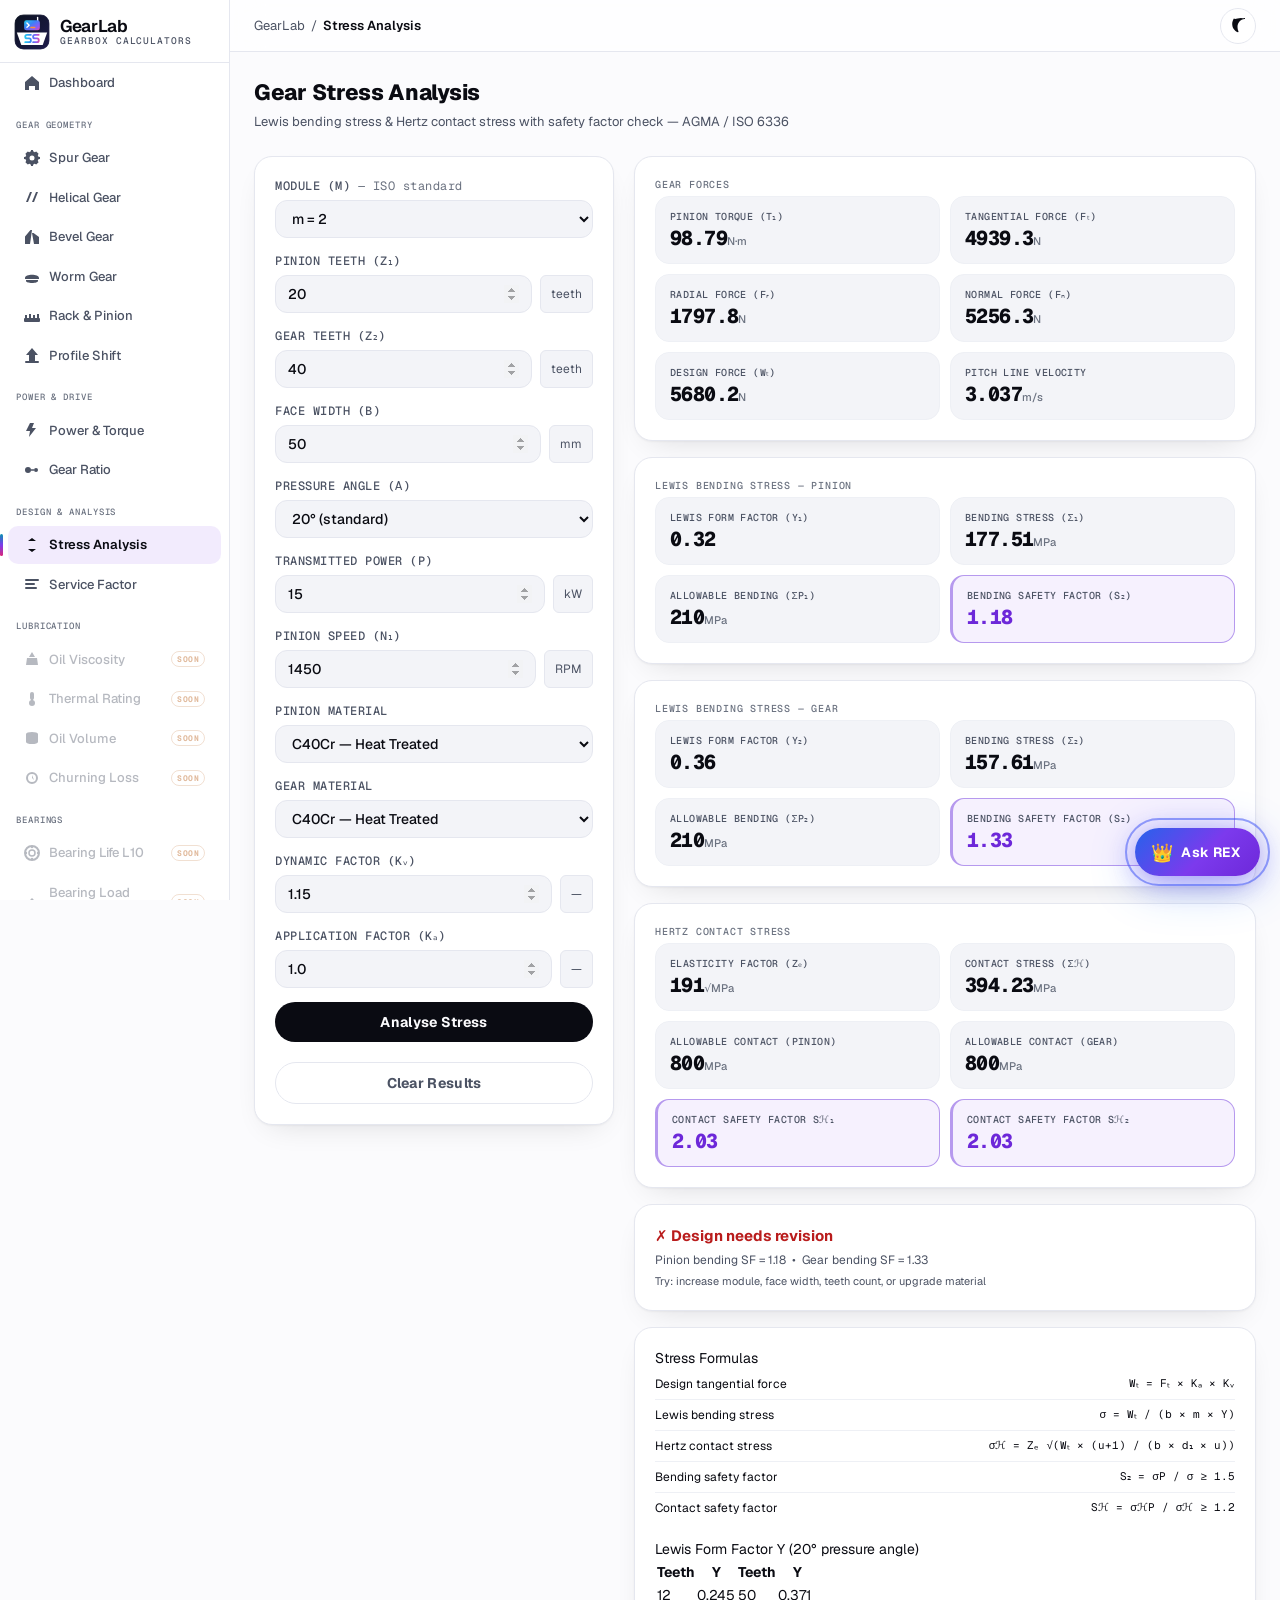
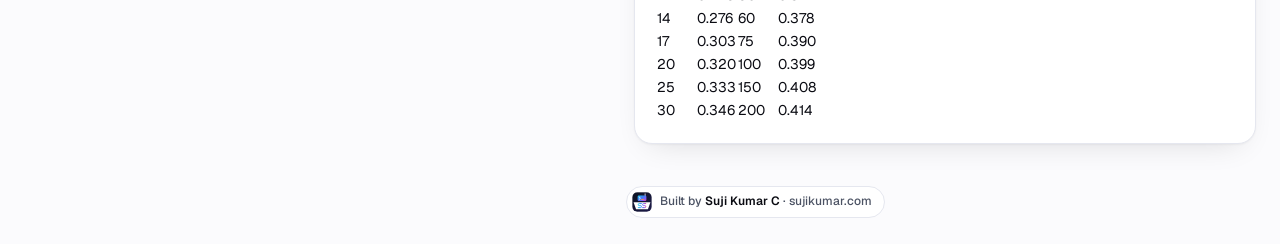
<file: stress.html>
<!DOCTYPE html>
<html lang="en">
<head><meta charset="UTF-8"/>
  <meta name="author" content="Suji Kumar C" /><meta name="viewport" content="width=device-width,initial-scale=1"/>
<title>Gear Stress Analysis — GearLab</title>
<meta name="description" content="Gear stress analysis: Lewis bending stress and Hertz contact stress with a safety factor check, following AGMA and ISO 6336 methods."/>
<link rel="icon" href="favicon.svg"/>
<meta name="theme-color" content="#FBFBFD" media="(prefers-color-scheme: light)"/>
<meta name="theme-color" content="#07080D" media="(prefers-color-scheme: dark)"/>
<link rel="preload" href="fonts/geist.woff2" as="font" type="font/woff2" crossorigin/>
<link rel="stylesheet" href="css/style.css"/>
</head>
<body>
<script src="js/common.js"></script>
<script>buildNav('stress');</script>
<div class="main-content">
  <div class="page-header"><div>
    <h1 class="page-title">Gear Stress Analysis</h1>
    <div class="page-sub">Lewis bending stress &amp; Hertz contact stress with safety factor check — AGMA / ISO 6336</div>
  </div></div>

  <div class="calc-grid">
    <!-- INPUT PANEL -->
    <div>
      <div class="card card-body input-panel">
        <div class="field-group">
          <div class="field-label">Module (m) <span>— ISO standard</span></div>
          <select id="inp-module">
            <option value="1">m = 1</option>
            <option value="1.25">m = 1.25</option>
            <option value="1.5">m = 1.5</option>
            <option value="2" selected>m = 2</option>
            <option value="2.5">m = 2.5</option>
            <option value="3">m = 3</option>
            <option value="4">m = 4</option>
            <option value="5">m = 5</option>
            <option value="6">m = 6</option>
            <option value="8">m = 8</option>
            <option value="10">m = 10</option>
            <option value="12">m = 12</option>
          </select>
        </div>
        <div class="field-group">
          <div class="field-label">Pinion Teeth (z&#8321;)</div>
          <div class="field-row">
            <input type="number" id="inp-z1" value="20" min="12" max="300" step="1"/>
            <div class="field-unit">teeth</div>
          </div>
        </div>
        <div class="field-group">
          <div class="field-label">Gear Teeth (z&#8322;)</div>
          <div class="field-row">
            <input type="number" id="inp-z2" value="40" min="12" max="300" step="1"/>
            <div class="field-unit">teeth</div>
          </div>
        </div>
        <div class="field-group">
          <div class="field-label">Face Width (b)</div>
          <div class="field-row">
            <input type="number" id="inp-b" value="50" min="5" max="2000" step="1"/>
            <div class="field-unit">mm</div>
          </div>
        </div>
        <div class="field-group">
          <div class="field-label">Pressure Angle (&alpha;)</div>
          <select id="inp-alpha">
            <option value="20" selected>20° (standard)</option>
            <option value="14.5">14.5°</option>
            <option value="25">25°</option>
          </select>
        </div>
        <div class="field-group">
          <div class="field-label">Transmitted Power (P)</div>
          <div class="field-row">
            <input type="number" id="inp-power" value="15" min="0.01" max="10000" step="0.1"/>
            <div class="field-unit">kW</div>
          </div>
        </div>
        <div class="field-group">
          <div class="field-label">Pinion Speed (n&#8321;)</div>
          <div class="field-row">
            <input type="number" id="inp-rpm" value="1450" min="1" max="50000" step="1"/>
            <div class="field-unit">RPM</div>
          </div>
        </div>
        <div class="field-group">
          <div class="field-label">Pinion Material</div>
          <select id="inp-mat1">
            <option value="ci">Cast Iron (FG 200)</option>
            <option value="c40">C40 Steel — Normalized</option>
            <option value="c40ht" selected>C40Cr — Heat Treated</option>
            <option value="alloy">20MnCr5 — Case Hardened</option>
          </select>
        </div>
        <div class="field-group">
          <div class="field-label">Gear Material</div>
          <select id="inp-mat2">
            <option value="ci">Cast Iron (FG 200)</option>
            <option value="c40">C40 Steel — Normalized</option>
            <option value="c40ht" selected>C40Cr — Heat Treated</option>
            <option value="alloy">20MnCr5 — Case Hardened</option>
          </select>
        </div>
        <div class="field-group">
          <div class="field-label">Dynamic Factor (K&#x1D65;)</div>
          <div class="field-row">
            <input type="number" id="inp-kv" value="1.15" min="1" max="2.5" step="0.05"/>
            <div class="field-unit">—</div>
          </div>
        </div>
        <div class="field-group">
          <div class="field-label">Application Factor (K&#x2090;)</div>
          <div class="field-row">
            <input type="number" id="inp-ka" value="1.0" min="1" max="3" step="0.05"/>
            <div class="field-unit">—</div>
          </div>
        </div>
        <button class="btn-calc" id="btn-calc">Analyse Stress</button>
        <button class="btn-calc" id="btn-clear" style="background:var(--bg-card);color:var(--text-muted);border:1px solid var(--border);margin-top:6px">Clear Results</button>
      </div>
    </div>

    <!-- RESULTS PANEL -->
    <div>
      <!-- Forces -->
      <div class="card card-body">
        <div class="result-section-title">Gear Forces</div>
        <div class="result-grid">
          <div class="result-item">
            <div class="result-label">Pinion Torque (T&#8321;)</div>
            <div><span class="result-value" id="r-T1">—</span><span class="result-unit">N·m</span></div>
          </div>
          <div class="result-item">
            <div class="result-label">Tangential Force (F&#x209C;)</div>
            <div><span class="result-value" id="r-Ft">—</span><span class="result-unit">N</span></div>
          </div>
          <div class="result-item">
            <div class="result-label">Radial Force (F&#x1D63;)</div>
            <div><span class="result-value" id="r-Fr">—</span><span class="result-unit">N</span></div>
          </div>
          <div class="result-item">
            <div class="result-label">Normal Force (F&#x2099;)</div>
            <div><span class="result-value" id="r-Fn">—</span><span class="result-unit">N</span></div>
          </div>
          <div class="result-item">
            <div class="result-label">Design Force (W&#x209C;)</div>
            <div><span class="result-value" id="r-Wt">—</span><span class="result-unit">N</span></div>
          </div>
          <div class="result-item">
            <div class="result-label">Pitch Line Velocity</div>
            <div><span class="result-value" id="r-v">—</span><span class="result-unit">m/s</span></div>
          </div>
        </div>
      </div>

      <!-- Lewis Bending Stress — Pinion -->
      <div class="card card-body mt-16">
        <div class="result-section-title">Lewis Bending Stress — Pinion</div>
        <div class="result-grid">
          <div class="result-item">
            <div class="result-label">Lewis Form Factor (Y&#8321;)</div>
            <div><span class="result-value" id="r-Y1">—</span><span class="result-unit"></span></div>
          </div>
          <div class="result-item">
            <div class="result-label">Bending Stress (&sigma;&#x2062;&#8321;)</div>
            <div><span class="result-value" id="r-sb1">—</span><span class="result-unit">MPa</span></div>
          </div>
          <div class="result-item">
            <div class="result-label">Allowable Bending (&sigma;&#x2062;P&#8321;)</div>
            <div><span class="result-value" id="r-sbp1">—</span><span class="result-unit">MPa</span></div>
          </div>
          <div class="result-item highlight" id="r-sf1-item">
            <div class="result-label">Bending Safety Factor (S&#x2082;)</div>
            <div><span class="result-value" id="r-sf1">—</span><span class="result-unit"></span></div>
          </div>
        </div>
      </div>

      <!-- Lewis Bending Stress — Gear -->
      <div class="card card-body mt-16">
        <div class="result-section-title">Lewis Bending Stress — Gear</div>
        <div class="result-grid">
          <div class="result-item">
            <div class="result-label">Lewis Form Factor (Y&#8322;)</div>
            <div><span class="result-value" id="r-Y2">—</span><span class="result-unit"></span></div>
          </div>
          <div class="result-item">
            <div class="result-label">Bending Stress (&sigma;&#x2062;&#8322;)</div>
            <div><span class="result-value" id="r-sb2">—</span><span class="result-unit">MPa</span></div>
          </div>
          <div class="result-item">
            <div class="result-label">Allowable Bending (&sigma;&#x2062;P&#8322;)</div>
            <div><span class="result-value" id="r-sbp2">—</span><span class="result-unit">MPa</span></div>
          </div>
          <div class="result-item highlight" id="r-sf2-item">
            <div class="result-label">Bending Safety Factor (S&#x2082;)</div>
            <div><span class="result-value" id="r-sf2">—</span><span class="result-unit"></span></div>
          </div>
        </div>
      </div>

      <!-- Hertz Contact Stress -->
      <div class="card card-body mt-16">
        <div class="result-section-title">Hertz Contact Stress</div>
        <div class="result-grid">
          <div class="result-item">
            <div class="result-label">Elasticity Factor (Z&#x2091;)</div>
            <div><span class="result-value" id="r-ZE">191</span><span class="result-unit">&radic;MPa</span></div>
          </div>
          <div class="result-item">
            <div class="result-label">Contact Stress (&sigma;&#x210B;)</div>
            <div><span class="result-value" id="r-sh">—</span><span class="result-unit">MPa</span></div>
          </div>
          <div class="result-item">
            <div class="result-label">Allowable Contact (Pinion)</div>
            <div><span class="result-value" id="r-shp1">—</span><span class="result-unit">MPa</span></div>
          </div>
          <div class="result-item">
            <div class="result-label">Allowable Contact (Gear)</div>
            <div><span class="result-value" id="r-shp2">—</span><span class="result-unit">MPa</span></div>
          </div>
          <div class="result-item highlight" id="r-sh1-item">
            <div class="result-label">Contact Safety Factor S&#x210B;&#8321;</div>
            <div><span class="result-value" id="r-shs1">—</span><span class="result-unit"></span></div>
          </div>
          <div class="result-item highlight" id="r-sh2-item">
            <div class="result-label">Contact Safety Factor S&#x210B;&#8322;</div>
            <div><span class="result-value" id="r-shs2">—</span><span class="result-unit"></span></div>
          </div>
        </div>
      </div>

      <!-- Status banner -->
      <div id="status-banner" class="card card-body mt-16" style="display:none">
        <div id="status-content"></div>
      </div>

      <!-- Formulas -->
      <div class="card card-body mt-16">
        <div class="formula-block">
          <div class="formula-title">Stress Formulas</div>
          <div class="formula-row"><span class="formula-label">Design tangential force</span><span class="formula-expr">W&#x209C; = F&#x209C; &times; K&#x2090; &times; K&#x1D65;</span></div>
          <div class="formula-row"><span class="formula-label">Lewis bending stress</span><span class="formula-expr">&sigma;&#x2062; = W&#x209C; / (b &times; m &times; Y)</span></div>
          <div class="formula-row"><span class="formula-label">Hertz contact stress</span><span class="formula-expr">&sigma;&#x210B; = Z&#x2091; &radic;(W&#x209C; &times; (u+1) / (b &times; d&#8321; &times; u))</span></div>
          <div class="formula-row"><span class="formula-label">Bending safety factor</span><span class="formula-expr">S&#x2082; = &sigma;&#x2062;P / &sigma;&#x2062; &ge; 1.5</span></div>
          <div class="formula-row"><span class="formula-label">Contact safety factor</span><span class="formula-expr">S&#x210B; = &sigma;&#x210B;P / &sigma;&#x210B; &ge; 1.2</span></div>
        </div>

        <div class="formula-block mt-16">
          <div class="formula-title">Lewis Form Factor Y (20° pressure angle)</div>
          <table class="formula-table">
            <thead><tr><th>Teeth</th><th>Y</th><th>Teeth</th><th>Y</th></tr></thead>
            <tbody>
              <tr><td>12</td><td>0.245</td><td>50</td><td>0.371</td></tr>
              <tr><td>14</td><td>0.276</td><td>60</td><td>0.378</td></tr>
              <tr><td>17</td><td>0.303</td><td>75</td><td>0.390</td></tr>
              <tr><td>20</td><td>0.320</td><td>100</td><td>0.399</td></tr>
              <tr><td>25</td><td>0.333</td><td>150</td><td>0.408</td></tr>
              <tr><td>30</td><td>0.346</td><td>200</td><td>0.414</td></tr>
            </tbody>
          </table>
        </div>
      </div>
    </div>
  </div>
</div>

<script>
// Lewis form factor interpolation — 20°
const LEWIS_Y = [
  [12,0.245],[14,0.276],[17,0.303],[20,0.320],[25,0.333],
  [30,0.346],[34,0.352],[38,0.358],[43,0.364],[50,0.371],
  [60,0.378],[75,0.390],[100,0.399],[150,0.408],[200,0.414],[300,0.418]
];
function lewisY(z) {
  if (z <= LEWIS_Y[0][0]) return LEWIS_Y[0][1];
  if (z >= LEWIS_Y[LEWIS_Y.length-1][0]) return 0.421;
  for (let i=0;i<LEWIS_Y.length-1;i++) {
    if (z >= LEWIS_Y[i][0] && z <= LEWIS_Y[i+1][0]) {
      const t = (z - LEWIS_Y[i][0]) / (LEWIS_Y[i+1][0] - LEWIS_Y[i][0]);
      return LEWIS_Y[i][1] + t * (LEWIS_Y[i+1][1] - LEWIS_Y[i][1]);
    }
  }
  return 0.38;
}

// Material properties: [σFP(MPa), σHP(MPa), label]
const MATERIALS = {
  ci:     [40,  300,  'Cast Iron FG 200'],
  c40:    [130, 580,  'C40 Steel Normalized'],
  c40ht:  [210, 800,  'C40Cr Heat Treated'],
  alloy:  [300, 1200, '20MnCr5 Case Hardened']
};

function calc(showToast = false) {
  const m    = parseFloat(document.getElementById('inp-module').value);
  const z1   = parseInt(document.getElementById('inp-z1').value);
  const z2   = parseInt(document.getElementById('inp-z2').value);
  const b    = parseFloat(document.getElementById('inp-b').value);
  const alpha= parseFloat(document.getElementById('inp-alpha').value) * Math.PI / 180;
  const P    = parseFloat(document.getElementById('inp-power').value); // kW
  const n1   = parseFloat(document.getElementById('inp-rpm').value);
  const Kv   = parseFloat(document.getElementById('inp-kv').value);
  const Ka   = parseFloat(document.getElementById('inp-ka').value);
  const mat1 = document.getElementById('inp-mat1').value;
  const mat2 = document.getElementById('inp-mat2').value;

  const d1 = m * z1; // mm
  const d2 = m * z2;
  const u  = z2 / z1;

  // Torque & forces
  const T1  = 9549.3 * P / n1;         // N·m
  const Ft  = 2000 * T1 / d1;          // N
  const Fr  = Ft * Math.tan(alpha);
  const Fn  = Ft / Math.cos(alpha);
  const Wt  = Ft * Ka * Kv;            // design tangential force
  const v   = Math.PI * d1 * n1 / 60000; // m/s

  // Lewis form factors
  const Y1 = lewisY(z1);
  const Y2 = lewisY(z2);

  // Bending stress σb = Wt / (b × m × Y)
  const sb1 = Wt / (b * m * Y1);
  const sb2 = Wt / (b * m * Y2);

  // Allowable bending
  const [sbp1, shp1] = [MATERIALS[mat1][0], MATERIALS[mat1][1]];
  const [sbp2, shp2] = [MATERIALS[mat2][0], MATERIALS[mat2][1]];

  // Safety factors — bending
  const SF1 = sbp1 / sb1;
  const SF2 = sbp2 / sb2;

  // Hertz contact stress: σH = ZE × √(Wt × (u+1) / (b × d1 × u))
  // ZE = 191 √MPa for steel pair; simplified ISO 6336 form (no ZH zone factor)
  const ZE = 191;
  const sh = ZE * Math.sqrt(Wt * (u + 1) / (b * d1 * u));

  // Contact safety factors
  const SH1 = shp1 / sh;
  const SH2 = shp2 / sh;

  function set(id, val, d = 2) {
    const el = document.getElementById(id);
    if (!el) return;
    el.textContent = (val === null || isNaN(val) || !isFinite(val)) ? '—' : parseFloat(val.toFixed(d));
  }

  set('r-T1', T1, 2); set('r-Ft', Ft, 1); set('r-Fr', Fr, 1);
  set('r-Fn', Fn, 1); set('r-Wt', Wt, 1); set('r-v',  v,  3);
  set('r-Y1', Y1, 3); set('r-sb1', sb1, 2); set('r-sbp1', sbp1, 0); set('r-sf1', SF1, 2);
  set('r-Y2', Y2, 3); set('r-sb2', sb2, 2); set('r-sbp2', sbp2, 0); set('r-sf2', SF2, 2);
  set('r-sh', sh, 2); set('r-shp1', shp1, 0); set('r-shp2', shp2, 0);
  set('r-shs1', SH1, 2); set('r-shs2', SH2, 2);

  // Colour safety factor cells
  function sfColor(id, val, low) {
    const el = document.getElementById(id);
    if (!el) return;
    el.classList.remove('sf-ok','sf-warn','sf-fail');
    if (val >= low + 0.5) el.classList.add('sf-ok');
    else if (val >= low)  el.classList.add('sf-warn');
    else                  el.classList.add('sf-fail');
  }
  sfColor('r-sf1-item', SF1, 1.5);
  sfColor('r-sf2-item', SF2, 1.5);
  sfColor('r-sh1-item', SH1, 1.2);
  sfColor('r-sh2-item', SH2, 1.2);

  // Status banner
  const allOk = SF1 >= 1.5 && SF2 >= 1.5 && SH1 >= 1.2 && SH2 >= 1.2;
  const banner = document.getElementById('status-banner');
  const content = document.getElementById('status-content');
  banner.style.display = 'block';
  if (allOk) {
    content.innerHTML = '<div style="color:var(--pass);font-weight:700;font-size:15px">&#10003; Design is SAFE — all safety factors within limits</div><div style="font-size:12px;color:var(--text-muted);margin-top:4px">Min bending SF: ' + Math.min(SF1,SF2).toFixed(2) + ' &ge; 1.5 &nbsp;|&nbsp; Min contact SF: ' + Math.min(SH1,SH2).toFixed(2) + ' &ge; 1.2</div>';
  } else {
    let issues = [];
    if (SF1 < 1.5) issues.push('Pinion bending SF = ' + SF1.toFixed(2));
    if (SF2 < 1.5) issues.push('Gear bending SF = ' + SF2.toFixed(2));
    if (SH1 < 1.2) issues.push('Pinion contact SF = ' + SH1.toFixed(2));
    if (SH2 < 1.2) issues.push('Gear contact SF = ' + SH2.toFixed(2));
    content.innerHTML = '<div style="color:var(--fail);font-weight:700;font-size:15px">&#10007; Design needs revision</div><div style="font-size:12px;color:var(--text-muted);margin-top:4px">' + issues.join(' &nbsp;&bull;&nbsp; ') + '</div><div style="font-size:11px;color:var(--text-muted);margin-top:4px">Try: increase module, face width, teeth count, or upgrade material</div>';
  }

  if (showToast) toast('Stress analysis complete');
}

document.getElementById('btn-calc').addEventListener('click', () => calc(true));
['inp-module','inp-z1','inp-z2','inp-b','inp-alpha','inp-power','inp-rpm','inp-kv','inp-ka','inp-mat1','inp-mat2'].forEach(id => {
  const el = document.getElementById(id);
  if (el) el.addEventListener('input', calc);
  if (el && el.tagName === 'SELECT') el.addEventListener('change', calc);
});


function clearCalc() {
  ['inp-z1','inp-z2','inp-b','inp-power','inp-rpm','inp-kv','inp-ka'].forEach(id => {
    const el = document.getElementById(id);
    if (el) el.value = '';
  });
  ['r-T1','r-Ft','r-Fr','r-Fn','r-Wt','r-v',
   'r-Y1','r-sb1','r-sbp1','r-sf1',
   'r-Y2','r-sb2','r-sbp2','r-sf2',
   'r-sh','r-shp1','r-shp2','r-shs1','r-shs2'].forEach(id => {
    const el = document.getElementById(id);
    if (el) el.textContent = '—';
  });
  ['r-sf1-item','r-sf2-item','r-sh1-item','r-sh2-item'].forEach(id => {
    const el = document.getElementById(id);
    if (el) el.classList.remove('sf-ok','sf-warn','sf-fail');
  });
  document.getElementById('status-banner').style.display = 'none';
}
document.getElementById('btn-clear').addEventListener('click', clearCalc);
calc();
</script>

<style>
.sf-ok   { border-left:3px solid var(--pass); }
.sf-warn { border-left:3px solid var(--warn); }
.sf-fail { border-left:3px solid var(--fail); }
</style>
</body>
</html>
</file>
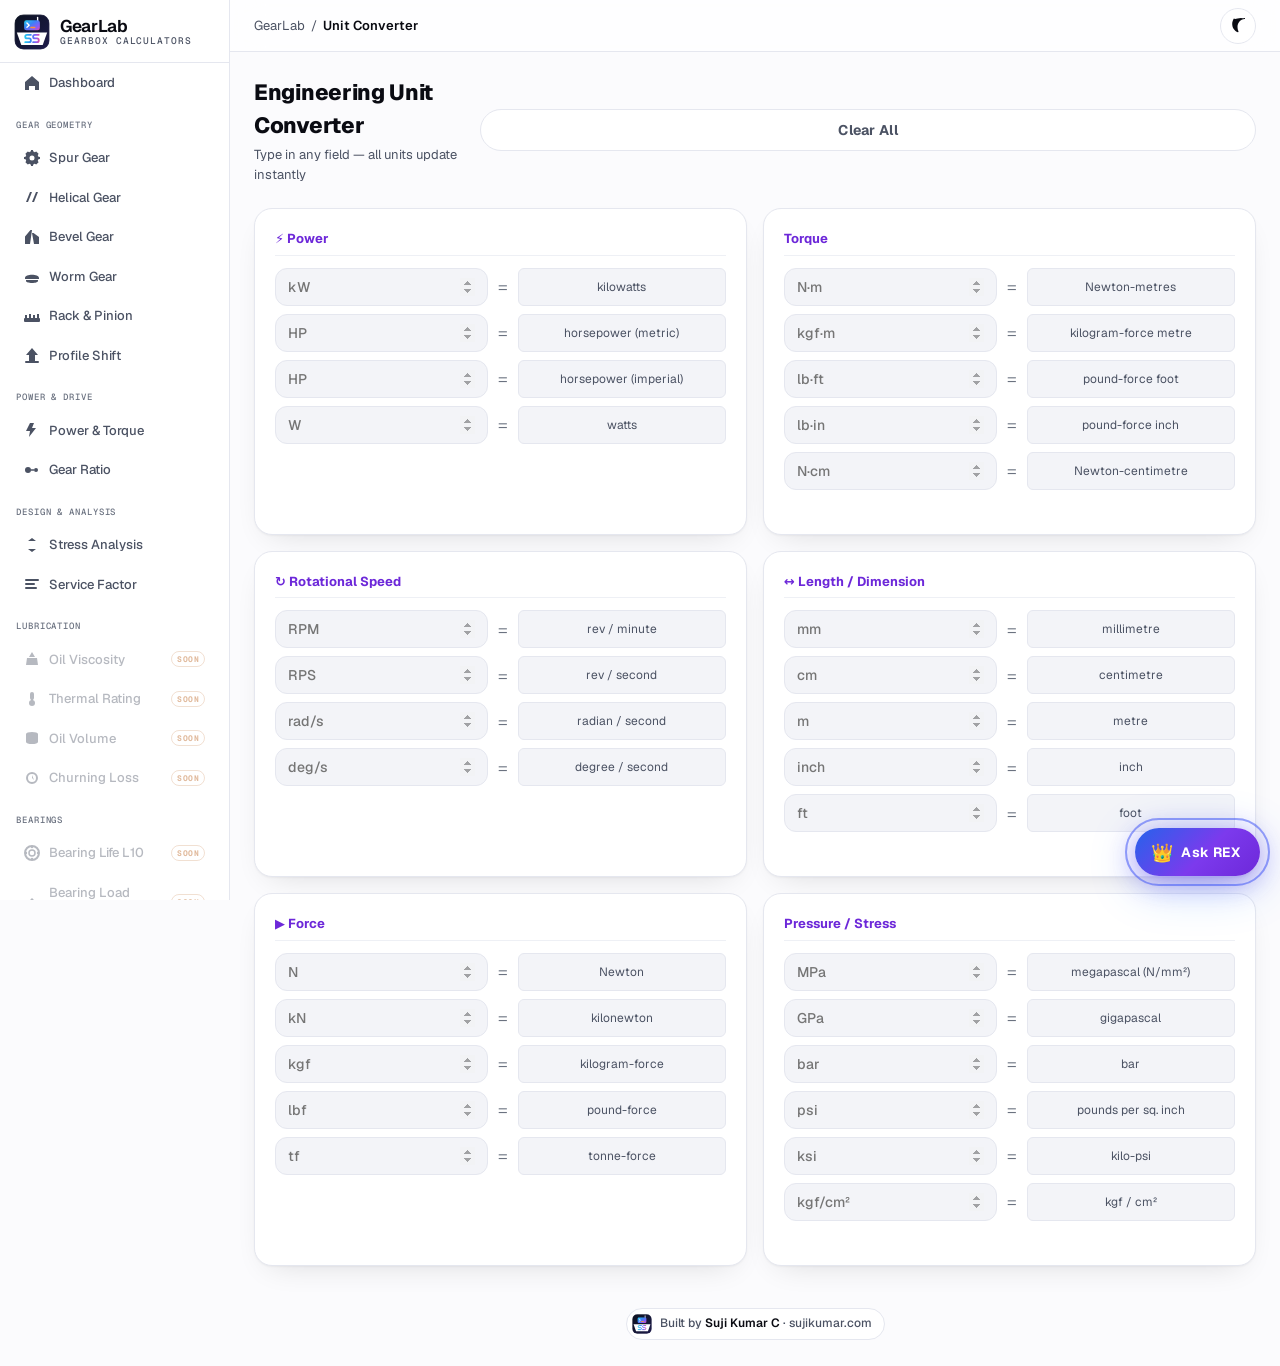
<file: unit-converter.html>
<!DOCTYPE html>
<html lang="en">
<head><meta charset="UTF-8"/>
  <meta name="author" content="Suji Kumar C" /><meta name="viewport" content="width=device-width,initial-scale=1"/>
<title>Unit Converter — GearLab</title>
<meta name="description" content="Engineering unit converter for gearbox work: type in any field and all related units update instantly. Free online tool from GearLab."/>
<link rel="icon" href="favicon.svg"/>
<meta name="theme-color" content="#FBFBFD" media="(prefers-color-scheme: light)"/>
<meta name="theme-color" content="#07080D" media="(prefers-color-scheme: dark)"/>
<link rel="preload" href="fonts/geist.woff2" as="font" type="font/woff2" crossorigin/>
<link rel="stylesheet" href="css/style.css"/>
</head>
<body>
<script src="js/common.js"></script>
<script>buildNav('unit-conv');</script>
<div class="main-content">
  <div class="page-header" style="align-items:center"><div>
    <h1 class="page-title">Engineering Unit Converter</h1>
    <div class="page-sub">Type in any field — all units update instantly</div>
  </div>
  <button class="btn-calc" onclick="clearAllUnits()" style="background:var(--bg-card);color:var(--text-muted);border:1px solid var(--border);white-space:nowrap">Clear All</button>
  </div>

  <div class="grid-2">
    <!-- Power -->
    <div class="card card-body">
      <div class="converter-section">
        <h3>&#9889; Power</h3>
        <div class="converter-row"><input type="number" id="p-kw"  placeholder="kW"  oninput="convPow('kw')"/> <div class="converter-eq">=</div> <div class="field-unit" style="flex:1;justify-content:center">kilowatts</div></div>
        <div class="converter-row"><input type="number" id="p-hp"  placeholder="HP"  oninput="convPow('hp')"/> <div class="converter-eq">=</div> <div class="field-unit" style="flex:1;justify-content:center">horsepower (metric)</div></div>
        <div class="converter-row"><input type="number" id="p-hpi" placeholder="HP"  oninput="convPow('hpi')"/><div class="converter-eq">=</div> <div class="field-unit" style="flex:1;justify-content:center">horsepower (imperial)</div></div>
        <div class="converter-row"><input type="number" id="p-w"   placeholder="W"   oninput="convPow('w')"/> <div class="converter-eq">=</div> <div class="field-unit" style="flex:1;justify-content:center">watts</div></div>
      </div>
    </div>

    <!-- Torque -->
    <div class="card card-body">
      <div class="converter-section">
        <h3>Torque</h3>
        <div class="converter-row"><input type="number" id="t-nm"   placeholder="N·m"    oninput="convTorque('nm')"/>  <div class="converter-eq">=</div> <div class="field-unit" style="flex:1;justify-content:center">Newton-metres</div></div>
        <div class="converter-row"><input type="number" id="t-kgfm" placeholder="kgf·m"  oninput="convTorque('kgfm')"/><div class="converter-eq">=</div> <div class="field-unit" style="flex:1;justify-content:center">kilogram-force metre</div></div>
        <div class="converter-row"><input type="number" id="t-lbft" placeholder="lb·ft"  oninput="convTorque('lbft')"/><div class="converter-eq">=</div> <div class="field-unit" style="flex:1;justify-content:center">pound-force foot</div></div>
        <div class="converter-row"><input type="number" id="t-lbin" placeholder="lb·in"  oninput="convTorque('lbin')"/><div class="converter-eq">=</div> <div class="field-unit" style="flex:1;justify-content:center">pound-force inch</div></div>
        <div class="converter-row"><input type="number" id="t-nm2"  placeholder="N·cm"   oninput="convTorque('nm2')"/> <div class="converter-eq">=</div> <div class="field-unit" style="flex:1;justify-content:center">Newton-centimetre</div></div>
      </div>
    </div>

    <!-- Speed -->
    <div class="card card-body">
      <div class="converter-section">
        <h3>&#8635; Rotational Speed</h3>
        <div class="converter-row"><input type="number" id="n-rpm"  placeholder="RPM"    oninput="convSpeed('rpm')"/> <div class="converter-eq">=</div> <div class="field-unit" style="flex:1;justify-content:center">rev / minute</div></div>
        <div class="converter-row"><input type="number" id="n-rps"  placeholder="RPS"    oninput="convSpeed('rps')"/> <div class="converter-eq">=</div> <div class="field-unit" style="flex:1;justify-content:center">rev / second</div></div>
        <div class="converter-row"><input type="number" id="n-rads" placeholder="rad/s"  oninput="convSpeed('rads')"/><div class="converter-eq">=</div> <div class="field-unit" style="flex:1;justify-content:center">radian / second</div></div>
        <div class="converter-row"><input type="number" id="n-degs" placeholder="deg/s"  oninput="convSpeed('degs')"/><div class="converter-eq">=</div> <div class="field-unit" style="flex:1;justify-content:center">degree / second</div></div>
      </div>
    </div>

    <!-- Length -->
    <div class="card card-body">
      <div class="converter-section">
        <h3>&#8596; Length / Dimension</h3>
        <div class="converter-row"><input type="number" id="l-mm"   placeholder="mm"     oninput="convLen('mm')"/>  <div class="converter-eq">=</div> <div class="field-unit" style="flex:1;justify-content:center">millimetre</div></div>
        <div class="converter-row"><input type="number" id="l-cm"   placeholder="cm"     oninput="convLen('cm')"/>  <div class="converter-eq">=</div> <div class="field-unit" style="flex:1;justify-content:center">centimetre</div></div>
        <div class="converter-row"><input type="number" id="l-m"    placeholder="m"      oninput="convLen('m')"/>   <div class="converter-eq">=</div> <div class="field-unit" style="flex:1;justify-content:center">metre</div></div>
        <div class="converter-row"><input type="number" id="l-inch" placeholder="inch"   oninput="convLen('inch')"/><div class="converter-eq">=</div> <div class="field-unit" style="flex:1;justify-content:center">inch</div></div>
        <div class="converter-row"><input type="number" id="l-ft"   placeholder="ft"     oninput="convLen('ft')"/>  <div class="converter-eq">=</div> <div class="field-unit" style="flex:1;justify-content:center">foot</div></div>
      </div>
    </div>

    <!-- Force -->
    <div class="card card-body">
      <div class="converter-section">
        <h3>&#9654; Force</h3>
        <div class="converter-row"><input type="number" id="f-n"   placeholder="N"    oninput="convForce('n')"/>  <div class="converter-eq">=</div> <div class="field-unit" style="flex:1;justify-content:center">Newton</div></div>
        <div class="converter-row"><input type="number" id="f-kn"  placeholder="kN"   oninput="convForce('kn')"/> <div class="converter-eq">=</div> <div class="field-unit" style="flex:1;justify-content:center">kilonewton</div></div>
        <div class="converter-row"><input type="number" id="f-kgf" placeholder="kgf"  oninput="convForce('kgf')"/><div class="converter-eq">=</div> <div class="field-unit" style="flex:1;justify-content:center">kilogram-force</div></div>
        <div class="converter-row"><input type="number" id="f-lbf" placeholder="lbf"  oninput="convForce('lbf')"/><div class="converter-eq">=</div> <div class="field-unit" style="flex:1;justify-content:center">pound-force</div></div>
        <div class="converter-row"><input type="number" id="f-tf"  placeholder="tf"   oninput="convForce('tf')"/> <div class="converter-eq">=</div> <div class="field-unit" style="flex:1;justify-content:center">tonne-force</div></div>
      </div>
    </div>

    <!-- Pressure / Stress -->
    <div class="card card-body">
      <div class="converter-section">
        <h3>Pressure / Stress</h3>
        <div class="converter-row"><input type="number" id="s-mpa"  placeholder="MPa"  oninput="convStress('mpa')"/> <div class="converter-eq">=</div> <div class="field-unit" style="flex:1;justify-content:center">megapascal (N/mm²)</div></div>
        <div class="converter-row"><input type="number" id="s-gpa"  placeholder="GPa"  oninput="convStress('gpa')"/> <div class="converter-eq">=</div> <div class="field-unit" style="flex:1;justify-content:center">gigapascal</div></div>
        <div class="converter-row"><input type="number" id="s-bar"  placeholder="bar"  oninput="convStress('bar')"/> <div class="converter-eq">=</div> <div class="field-unit" style="flex:1;justify-content:center">bar</div></div>
        <div class="converter-row"><input type="number" id="s-psi"  placeholder="psi"  oninput="convStress('psi')"/> <div class="converter-eq">=</div> <div class="field-unit" style="flex:1;justify-content:center">pounds per sq. inch</div></div>
        <div class="converter-row"><input type="number" id="s-ksi"  placeholder="ksi"  oninput="convStress('ksi')"/> <div class="converter-eq">=</div> <div class="field-unit" style="flex:1;justify-content:center">kilo-psi</div></div>
        <div class="converter-row"><input type="number" id="s-kgcm" placeholder="kgf/cm²" oninput="convStress('kgcm')"/><div class="converter-eq">=</div><div class="field-unit" style="flex:1;justify-content:center">kgf / cm²</div></div>
      </div>
    </div>
  </div>
</div>

<style>
.converter-row input { flex:1; }
.converter-row { display:flex; gap:10px; align-items:center; margin-bottom:8px; }
</style>

<script>
const r6 = v => isNaN(v)||!isFinite(v) ? '' : +v.toPrecision(6);
function setFields(map) { Object.entries(map).forEach(([id, val]) => { const el=document.getElementById(id); if(el && el !== document.activeElement) el.value=r6(val)||''; }); }

// Power — base: kW
function convPow(from) {
  const v = +document.getElementById('p-'+from).value;
  let kw;
  if(from==='kw')  kw=v;
  if(from==='hp')  kw=v*0.73550;
  if(from==='hpi') kw=v*0.74570;
  if(from==='w')   kw=v/1000;
  setFields({'p-kw':kw,'p-hp':kw/0.73550,'p-hpi':kw/0.74570,'p-w':kw*1000});
}

// Torque — base: N·m
function convTorque(from) {
  const v = +document.getElementById('t-'+from).value;
  let nm;
  if(from==='nm')   nm=v;
  if(from==='kgfm') nm=v*9.80665;
  if(from==='lbft') nm=v*1.35582;
  if(from==='lbin') nm=v*0.112985;
  if(from==='nm2')  nm=v*0.01;
  setFields({'t-nm':nm,'t-kgfm':nm/9.80665,'t-lbft':nm/1.35582,'t-lbin':nm/0.112985,'t-nm2':nm*100});
}

// Speed — base: RPM
function convSpeed(from) {
  const v = +document.getElementById('n-'+from).value;
  let rpm;
  if(from==='rpm')  rpm=v;
  if(from==='rps')  rpm=v*60;
  if(from==='rads') rpm=v*60/(2*Math.PI);
  if(from==='degs') rpm=v/6;
  setFields({'n-rpm':rpm,'n-rps':rpm/60,'n-rads':rpm*2*Math.PI/60,'n-degs':rpm*6});
}

// Length — base: mm
function convLen(from) {
  const v = +document.getElementById('l-'+from).value;
  let mm;
  if(from==='mm')   mm=v;
  if(from==='cm')   mm=v*10;
  if(from==='m')    mm=v*1000;
  if(from==='inch') mm=v*25.4;
  if(from==='ft')   mm=v*304.8;
  setFields({'l-mm':mm,'l-cm':mm/10,'l-m':mm/1000,'l-inch':mm/25.4,'l-ft':mm/304.8});
}

// Force — base: N
function convForce(from) {
  const v = +document.getElementById('f-'+from).value;
  let n;
  if(from==='n')   n=v;
  if(from==='kn')  n=v*1000;
  if(from==='kgf') n=v*9.80665;
  if(from==='lbf') n=v*4.44822;
  if(from==='tf')  n=v*9806.65;
  setFields({'f-n':n,'f-kn':n/1000,'f-kgf':n/9.80665,'f-lbf':n/4.44822,'f-tf':n/9806.65});
}

// Stress — base: MPa
function convStress(from) {
  const v = +document.getElementById('s-'+from).value;
  let mpa;
  if(from==='mpa')  mpa=v;
  if(from==='gpa')  mpa=v*1000;
  if(from==='bar')  mpa=v*0.1;
  if(from==='psi')  mpa=v*0.00689476;
  if(from==='ksi')  mpa=v*6.89476;
  if(from==='kgcm') mpa=v*0.0980665;
  setFields({'s-mpa':mpa,'s-gpa':mpa/1000,'s-bar':mpa/0.1,'s-psi':mpa/0.00689476,'s-ksi':mpa/6.89476,'s-kgcm':mpa/0.0980665});
}
function clearAllUnits() {
  document.querySelectorAll('input[type=number]').forEach(el => el.value = '');
}

</script>
</body></html>
</file>
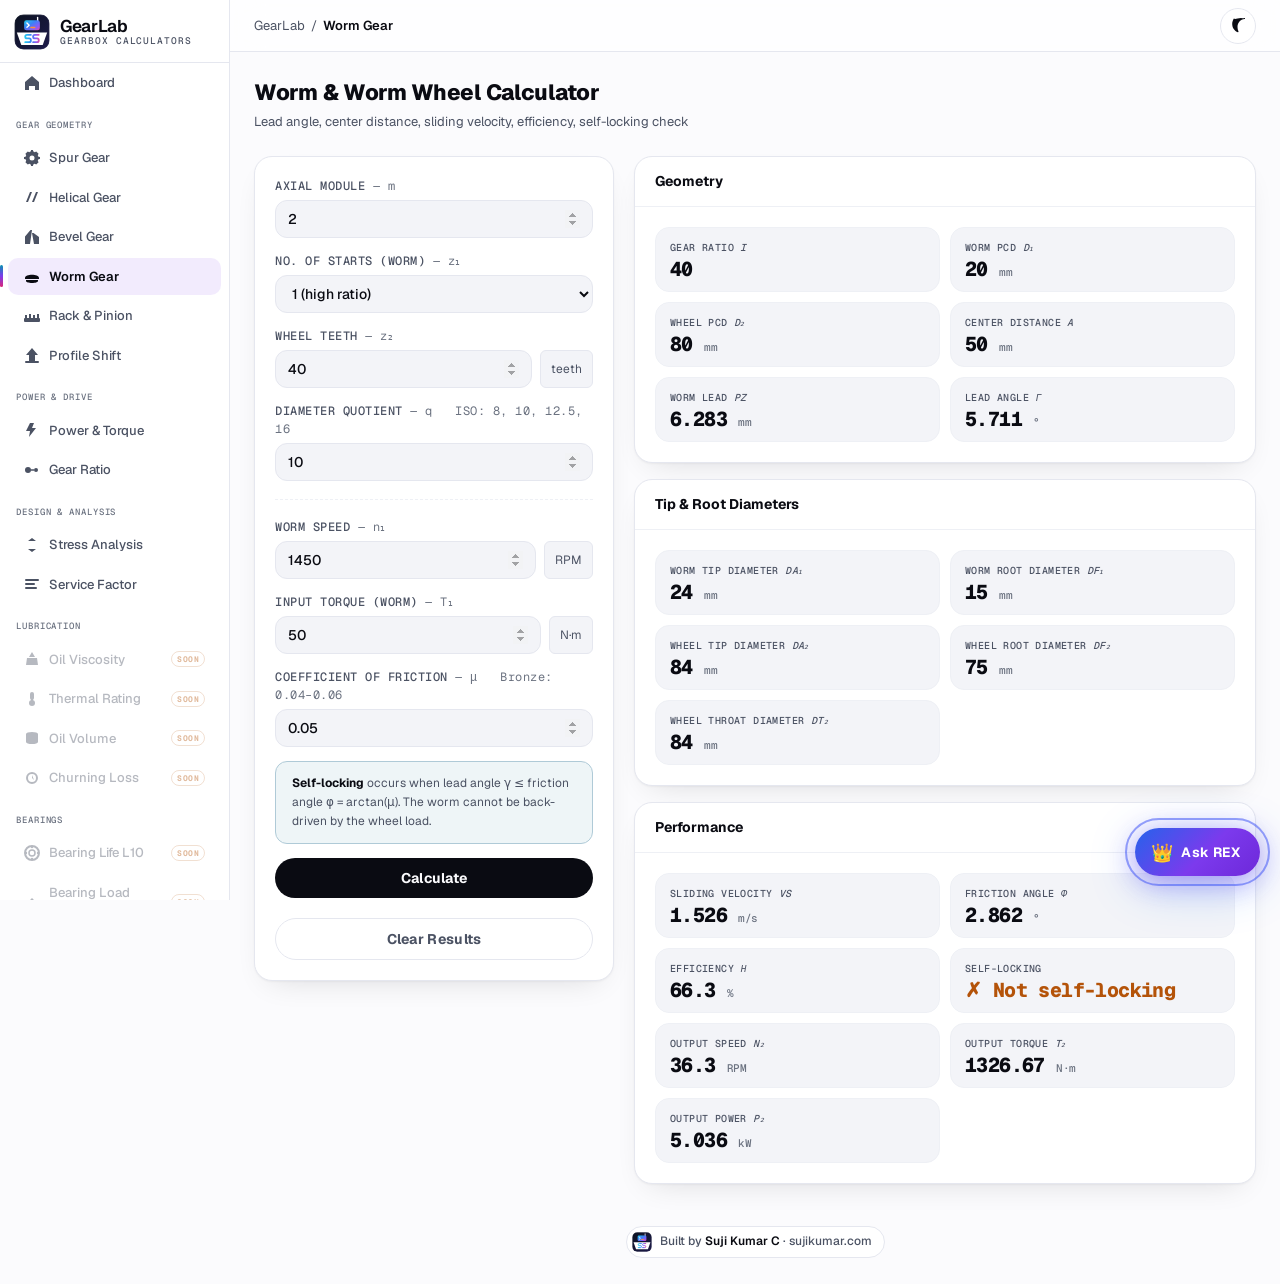
<file: worm-gear.html>
<!DOCTYPE html>
<html lang="en">
<head><meta charset="UTF-8"/>
  <meta name="author" content="Suji Kumar C" /><meta name="viewport" content="width=device-width,initial-scale=1"/>
<title>Worm Gear Calculator &mdash; GearLab</title>
<meta name="description" content="Worm and worm wheel calculator: lead angle, centre distance, sliding velocity, efficiency and self-locking check. Free tool from GearLab."/>
<link rel="icon" href="favicon.svg"/>
<meta name="theme-color" content="#FBFBFD" media="(prefers-color-scheme: light)"/>
<meta name="theme-color" content="#07080D" media="(prefers-color-scheme: dark)"/>
<link rel="preload" href="fonts/geist.woff2" as="font" type="font/woff2" crossorigin/>
<link rel="stylesheet" href="css/style.css"/>
</head>
<body>
<script src="js/common.js"></script>
<script>buildNav('worm-gear');</script>
<div class="main-content">

  <div class="page-header"><div>
    <h1 class="page-title">Worm &amp; Worm Wheel Calculator</h1>
    <div class="page-sub">Lead angle, center distance, sliding velocity, efficiency, self-locking check</div>
  </div></div>

  <div class="calc-grid">
    <!-- Input Panel -->
    <div>
      <div class="card card-body input-panel">
        <div class="field-group">
          <div class="field-label">Axial Module <span>&#8212; m</span></div>
          <div class="field-row">
            <input type="number" id="inp-m" placeholder="2" min="0.1" step="0.5" value="2"/>
          </div>
        </div>
        <div class="field-group">
          <div class="field-label">No. of Starts (Worm) <span>&#8212; z&#8321;</span></div>
          <select id="inp-z1">
            <option value="1" selected>1 (high ratio)</option>
            <option value="2">2</option>
            <option value="4">4</option>
            <option value="6">6</option>
          </select>
        </div>
        <div class="field-group">
          <div class="field-label">Wheel Teeth <span>&#8212; z&#8322;</span></div>
          <div class="field-row">
            <input type="number" id="inp-z2" placeholder="40" min="20" step="1" value="40"/>
            <div class="field-unit">teeth</div>
          </div>
        </div>
        <div class="field-group">
          <div class="field-label">Diameter Quotient <span>&#8212; q &nbsp; ISO: 8, 10, 12.5, 16</span></div>
          <div class="field-row">
            <input type="number" id="inp-q" placeholder="10" min="6" max="20" step="0.5" value="10"/>
          </div>
        </div>
        <hr class="field-divider"/>
        <div class="field-group">
          <div class="field-label">Worm Speed <span>&#8212; n&#8321;</span></div>
          <div class="field-row">
            <input type="number" id="inp-n1" placeholder="1450" min="1" step="10" value="1450"/>
            <div class="field-unit">RPM</div>
          </div>
        </div>
        <div class="field-group">
          <div class="field-label">Input Torque (worm) <span>&#8212; T&#8321;</span></div>
          <div class="field-row">
            <input type="number" id="inp-t1" placeholder="50" min="0.01" step="1" value="50"/>
            <div class="field-unit">N&middot;m</div>
          </div>
        </div>
        <div class="field-group">
          <div class="field-label">Coefficient of Friction <span>&#8212; &mu; &nbsp; Bronze: 0.04&ndash;0.06</span></div>
          <div class="field-row">
            <input type="number" id="inp-mu" placeholder="0.05" min="0.01" max="0.15" step="0.005" value="0.05"/>
          </div>
        </div>
        <div class="tip-box">
          <strong>Self-locking</strong> occurs when lead angle &gamma; &le; friction angle &phi; = arctan(&mu;). The worm cannot be back-driven by the wheel load.
        </div>
        <button class="btn-calc" id="btn-calc">Calculate</button>
        <button class="btn-calc" onclick="clearCalc()" style="background:var(--bg-card);color:var(--text-muted);border:1px solid var(--border);margin-top:6px">Clear Results</button>
      </div>
    </div>

    <!-- Results -->
    <div>

      <div class="card">
        <div class="card-header">Geometry</div>
        <div class="card-body result-grid">
          <div class="result-item">
            <div class="result-label">Gear Ratio <em>i</em></div>
            <div class="result-value"><span id="r-ratio">&#8212;</span></div>
          </div>
          <div class="result-item">
            <div class="result-label">Worm PCD <em>d&#8321;</em></div>
            <div class="result-value"><span id="r-d1">&#8212;</span> <span class="result-unit">mm</span></div>
          </div>
          <div class="result-item">
            <div class="result-label">Wheel PCD <em>d&#8322;</em></div>
            <div class="result-value"><span id="r-d2">&#8212;</span> <span class="result-unit">mm</span></div>
          </div>
          <div class="result-item">
            <div class="result-label">Center Distance <em>a</em></div>
            <div class="result-value"><span id="r-a">&#8212;</span> <span class="result-unit">mm</span></div>
          </div>
          <div class="result-item">
            <div class="result-label">Worm Lead <em>pz</em></div>
            <div class="result-value"><span id="r-lead">&#8212;</span> <span class="result-unit">mm</span></div>
          </div>
          <div class="result-item">
            <div class="result-label">Lead Angle <em>&gamma;</em></div>
            <div class="result-value"><span id="r-gamma">&#8212;</span> <span class="result-unit">&deg;</span></div>
          </div>
        </div>
      </div>

      <div class="card mt-16">
        <div class="card-header">Tip &amp; Root Diameters</div>
        <div class="card-body result-grid">
          <div class="result-item">
            <div class="result-label">Worm Tip Diameter <em>da&#8321;</em></div>
            <div class="result-value"><span id="r-da1">&#8212;</span> <span class="result-unit">mm</span></div>
          </div>
          <div class="result-item">
            <div class="result-label">Worm Root Diameter <em>df&#8321;</em></div>
            <div class="result-value"><span id="r-df1">&#8212;</span> <span class="result-unit">mm</span></div>
          </div>
          <div class="result-item">
            <div class="result-label">Wheel Tip Diameter <em>da&#8322;</em></div>
            <div class="result-value"><span id="r-da2">&#8212;</span> <span class="result-unit">mm</span></div>
          </div>
          <div class="result-item">
            <div class="result-label">Wheel Root Diameter <em>df&#8322;</em></div>
            <div class="result-value"><span id="r-df2">&#8212;</span> <span class="result-unit">mm</span></div>
          </div>
          <div class="result-item">
            <div class="result-label">Wheel Throat Diameter <em>dt&#8322;</em></div>
            <div class="result-value"><span id="r-dt2">&#8212;</span> <span class="result-unit">mm</span></div>
          </div>
        </div>
      </div>

      <div class="card mt-16">
        <div class="card-header">Performance</div>
        <div class="card-body result-grid">
          <div class="result-item">
            <div class="result-label">Sliding Velocity <em>vs</em></div>
            <div class="result-value"><span id="r-vs">&#8212;</span> <span class="result-unit">m/s</span></div>
          </div>
          <div class="result-item">
            <div class="result-label">Friction Angle <em>&phi;</em></div>
            <div class="result-value"><span id="r-phi">&#8212;</span> <span class="result-unit">&deg;</span></div>
          </div>
          <div class="result-item">
            <div class="result-label">Efficiency <em>&eta;</em></div>
            <div class="result-value"><span id="r-eta">&#8212;</span> <span class="result-unit">%</span></div>
          </div>
          <div class="result-item">
            <div class="result-label">Self-Locking</div>
            <div class="result-value"><span id="r-sl">&#8212;</span></div>
          </div>
          <div class="result-item">
            <div class="result-label">Output Speed <em>n&#8322;</em></div>
            <div class="result-value"><span id="r-n2">&#8212;</span> <span class="result-unit">RPM</span></div>
          </div>
          <div class="result-item">
            <div class="result-label">Output Torque <em>T&#8322;</em></div>
            <div class="result-value"><span id="r-t2">&#8212;</span> <span class="result-unit">N&middot;m</span></div>
          </div>
          <div class="result-item">
            <div class="result-label">Output Power <em>P&#8322;</em></div>
            <div class="result-value"><span id="r-p2">&#8212;</span> <span class="result-unit">kW</span></div>
          </div>
        </div>
      </div>

    </div>
  </div>

</div>

<script>
const inputIds = ['inp-m','inp-z1','inp-z2','inp-q','inp-n1','inp-t1','inp-mu'];
inputIds.forEach(id => document.getElementById(id).addEventListener('input', () => calc(false)));

function calc(showToast = false) {
  const m  = parseFloat(document.getElementById('inp-m').value);
  const z1 = parseFloat(document.getElementById('inp-z1').value);
  const z2 = parseFloat(document.getElementById('inp-z2').value);
  const q  = parseFloat(document.getElementById('inp-q').value);
  const n1 = parseFloat(document.getElementById('inp-n1').value);
  const T1 = parseFloat(document.getElementById('inp-t1').value);
  const mu = parseFloat(document.getElementById('inp-mu').value);

  if ([m, z1, z2, q, n1, T1, mu].some(v => isNaN(v) || v <= 0)) return;

  const d1 = q * m;
  const d2 = m * z2;
  const a  = (d1 + d2) / 2;
  const lead = Math.PI * m * z1;
  const gamma = Math.atan(z1 / q);
  const gammaDeg = gamma * 180 / Math.PI;

  const da1 = d1 + 2 * m;
  const df1 = d1 - 2.5 * m;
  const da2 = d2 + 2 * m;
  const df2 = d2 - 2.5 * m;
  const dt2 = d2 + 2 * m;

  const ratio = z2 / z1;
  const n2 = n1 / ratio;
  const vs = (Math.PI * d1 * n1) / (60000 * Math.cos(gamma));

  const phi = Math.atan(mu);
  const phiDeg = phi * 180 / Math.PI;
  const eta = Math.tan(gamma) / Math.tan(gamma + phi);
  const selfLocking = gamma <= phi;

  const T2 = T1 * ratio * eta;
  const P2 = T2 * n2 * Math.PI / 30 / 1000;

  setResult('r-ratio', ratio, 2);
  setResult('r-d1',    d1, 3);
  setResult('r-d2',    d2, 3);
  setResult('r-a',     a, 3);
  setResult('r-lead',  lead, 3);
  setResult('r-gamma', gammaDeg, 3);
  setResult('r-da1', da1, 3);
  setResult('r-df1', df1, 3);
  setResult('r-da2', da2, 3);
  setResult('r-df2', df2, 3);
  setResult('r-dt2', dt2, 3);
  setResult('r-vs',  vs, 3);
  setResult('r-phi', phiDeg, 3);
  setResult('r-eta', (eta * 100), 1);
  document.getElementById('r-sl').textContent = selfLocking ? '\u2713 Self-locking' : '\u2717 Not self-locking';
  document.getElementById('r-sl').style.color = selfLocking ? 'var(--neon)' : 'var(--warn)';
  setResult('r-n2', n2, 1);
  setResult('r-t2', T2, 2);
  setResult('r-p2', P2, 3);

  if (showToast) toast('Worm gear calculated');
}

function clearCalc() {
  document.getElementById('inp-n1').value = '';
  document.getElementById('inp-t1').value = '';
  const ids = ['r-ratio','r-d1','r-d2','r-a','r-lead','r-gamma',
    'r-da1','r-df1','r-da2','r-df2','r-dt2',
    'r-vs','r-phi','r-eta','r-sl','r-n2','r-t2','r-p2'];
  ids.forEach(id => { const el = document.getElementById(id); if (el) { el.textContent = '\u2014'; el.style.color = ''; } });
}

document.getElementById('btn-calc').addEventListener('click', () => calc(true));
calc(false);
</script>
</body></html>
</file>
<file: css/style.css>
/* =====================================================
   GearLab — Industrial Steel Design System
   Dark: Steel Black  |  Light: White Lab
   Accent: Teal #00BFFF  |  Font: Roboto
   ===================================================== */

@font-face { font-family: 'Geist'; src: url('../fonts/geist.woff2') format('woff2'); font-weight: 100 900; font-display: swap; }
@font-face { font-family: 'Geist Mono'; src: url('../fonts/geist-mono.woff2') format('woff2'); font-weight: 100 900; font-display: swap; }

/* ---- Global tokens ---- */
:root {
  --neon:     #00BFFF;
  --neon-br:  #40D4FF;
  --neon-dk:  #0080FF;
  --neon-glow: rgba(0,191,255,.18);
  --neon-bg:   rgba(0,191,255,.1);
  --fail:  #ef4444;
  --warn:  #f59e0b;
  --pass:  #22c55e;
  --info:  #38bdf8;
  --sidebar-w: 230px;
  --topbar-h:  52px;
  --tr: .18s ease;
  --font: 'Geist', system-ui, -apple-system, 'Segoe UI', Roboto, sans-serif;
  --mono: 'Geist Mono', ui-monospace, SFMono-Regular, Menlo, Consolas, monospace;
}

/* ---- Dark mode: Industrial Steel ---- */
[data-theme="dark"] {
  --bg:         #0d0f14;
  --bg-card:    #161b22;
  --bg-sidebar: #0a0c10;
  --bg-input:   #0d1117;
  --bg-hover:   rgba(255,255,255,.04);
  --bg-result:  #0d1117;
  --border:     #30363d;
  --border-dim: #21262d;
  --text:       #e6edf3;
  --text-muted: #8b949e;
  --text-dim:   #484f58;
  --primary:    #00BFFF;
  --primary-br: #40D4FF;
  --primary-dk: #0080FF;
  --plate:      #1c2128;
  --shadow:     rgba(0,0,0,.4);
}

/* ---- Light mode: White Lab ---- */
[data-theme="light"] {
  --bg:         #f0f4f8;
  --bg-card:    #ffffff;
  --bg-sidebar: #1c2128;
  --bg-input:   #ffffff;
  --bg-hover:   rgba(0,0,0,.04);
  --bg-result:  #f0fafa;
  --border:     #d0d7de;
  --border-dim: #e8ecf0;
  --text:       #1c2128;
  --text-muted: #57606a;
  --text-dim:   #9ca3af;
  --primary:    #0070CC;
  --primary-br: #00BFFF;
  --primary-dk: #0055AA;
  --plate:      #e8ecf0;
  --shadow:     rgba(0,0,0,.08);
}

/* ======================================================
   BASE
   ====================================================== */
*, *::before, *::after { box-sizing: border-box; margin: 0; padding: 0; }
html { font-size: 14px; }
body {
  font-family: var(--font);
  background: var(--bg);
  color: var(--text);
  line-height: 1.5;
  min-height: 100vh;
  transition: background var(--tr), color var(--tr);
}
a { color: var(--primary); text-decoration: none; }
a:hover { color: var(--primary-br); }
button, input, select, textarea { font-family: inherit; }
input[type="number"]::-webkit-inner-spin-button { opacity: .5; }

/* ======================================================
   SIDEBAR
   ====================================================== */
.sidebar {
  position: fixed; top: 0; left: 0; bottom: 0;
  width: var(--sidebar-w);
  background: var(--bg-sidebar);
  border-right: 2px solid var(--neon);
  box-shadow: 2px 0 24px rgba(0,191,255,.08);
  display: flex; flex-direction: column;
  z-index: 100; overflow-y: auto;
}
.sidebar-logo {
  display: flex; align-items: center; gap: 10px;
  padding: 18px 16px 14px;
  border-bottom: 1px solid rgba(0,191,255,.15);
}
.sidebar-logo svg { width: 32px; height: 32px; flex-shrink: 0; }
.sidebar-logo-text {
  font-size: 17px; font-weight: 800;
  color: #fff; letter-spacing: -.3px;
}
.sidebar-logo-text span { color: var(--neon); }
.sidebar-section {
  padding: 16px 16px 6px;
  font-size: 9px; font-weight: 800;
  text-transform: uppercase; letter-spacing: 1px;
  color: #D4920A;
}
.nav-item {
  display: flex; align-items: center; gap: 9px;
  padding: 9px 16px; margin: 1px 8px;
  border-radius: 7px; font-size: 13px; font-weight: 500;
  color: rgba(255,255,255,.5);
  transition: all var(--tr); cursor: pointer;
  text-decoration: none; position: relative;
}
.nav-item:hover { background: rgba(0,191,255,.08); color: rgba(255,255,255,.85); }
.nav-item.active {
  background: rgba(0,191,255,.15);
  color: #fff; font-weight: 600;
}
.nav-item.active::before {
  content: ''; position: absolute; left: -8px; top: 50%;
  transform: translateY(-50%);
  width: 3px; height: 22px;
  background: var(--neon); border-radius: 2px;
}
.nav-item.soon { opacity: .4; cursor: default; }
.nav-item.soon:hover { background: none; }
.nav-badge-soon {
  margin-left: auto; font-size: 8px; font-weight: 700;
  color: var(--warn); border: 1px solid var(--warn);
  padding: 1px 5px; border-radius: 4px;
  text-transform: uppercase; letter-spacing: .5px;
}
.nav-icon { width: 16px; height: 16px; display: flex; align-items: center; justify-content: center; flex-shrink: 0; }
.sidebar-bottom {
  margin-top: auto; padding: 10px 8px 14px;
  border-top: 1px solid rgba(0,191,255,.12);
}
.sidebar-credit {
  font-size: 10px; font-weight: 500; letter-spacing: .2px;
  color: rgba(0,191,255,.5); text-align: center;
  padding: 0 8px 8px; line-height: 1.4;
}
.sidebar-bottom .nav-item { color: rgba(255,255,255,.35); font-size: 12px; }

/* ======================================================
   TOPBAR
   ====================================================== */
.topbar {
  position: fixed; top: 0; left: var(--sidebar-w); right: 0;
  height: var(--topbar-h);
  background: var(--bg-card);
  border-bottom: 1px solid var(--border);
  display: flex; align-items: center;
  justify-content: space-between;
  padding: 0 24px; z-index: 99;
  box-shadow: 0 1px 8px var(--shadow);
}
.topbar-breadcrumb { font-size: 13px; color: var(--text-muted); }
.topbar-breadcrumb strong { color: var(--text); font-weight: 600; }
.topbar-actions { display: flex; align-items: center; gap: 10px; }
.theme-toggle {
  background: var(--bg-hover); border: 1px solid var(--border);
  color: var(--text-muted); border-radius: 7px;
  padding: 6px 8px; cursor: pointer; display: flex;
  align-items: center; transition: all var(--tr);
}
.theme-toggle:hover { color: var(--primary); border-color: var(--primary); }

/* ======================================================
   MAIN CONTENT
   ====================================================== */
.main-content {
  margin-left: var(--sidebar-w);
  margin-top: var(--topbar-h);
  padding: 24px;
  min-height: calc(100vh - var(--topbar-h));
}
.page-header {
  display: flex; align-items: flex-start;
  justify-content: space-between; margin-bottom: 24px;
}
.page-title { font-size: 22px; font-weight: 800; letter-spacing: -.3px; }
.page-sub { font-size: 13px; color: var(--text-muted); margin-top: 3px; }

/* ======================================================
   CARDS
   ====================================================== */
.card {
  background: var(--bg-card);
  border: 1px solid var(--border);
  border-radius: 12px;
  overflow: hidden;
  box-shadow: 0 2px 12px var(--shadow);
}
.card-header {
  display: flex; align-items: center; justify-content: space-between;
  padding: 14px 20px; border-bottom: 1px solid var(--border-dim);
  font-weight: 700; font-size: 14px;
}
.card-body { padding: 20px; }

/* ======================================================
   CALCULATOR LAYOUT
   ====================================================== */
.calc-grid {
  display: grid;
  grid-template-columns: 360px 1fr;
  gap: 20px;
  align-items: start;
}
@media (max-width: 900px) { .calc-grid { grid-template-columns: 1fr; } }

/* Input panel */
.input-panel { display: flex; flex-direction: column; gap: 14px; }
.field-group { display: flex; flex-direction: column; gap: 5px; }
.field-label {
  font-size: 12px; font-weight: 600;
  color: var(--text-muted); text-transform: uppercase;
  letter-spacing: .5px;
}
.field-label span { font-weight: 400; color: var(--text-dim); text-transform: none; }
.field-row { display: flex; gap: 8px; align-items: center; }
.field-unit {
  font-size: 12px; color: var(--text-muted);
  background: var(--plate); border: 1px solid var(--border);
  border-radius: 6px; padding: 0 10px;
  height: 38px; display: flex; align-items: center;
  white-space: nowrap; flex-shrink: 0;
}

input[type="number"], input[type="text"], select {
  width: 100%; height: 38px; padding: 0 12px;
  background: var(--bg-input); border: 1px solid var(--border);
  border-radius: 7px; color: var(--text); font-size: 14px;
  font-weight: 500; transition: border-color var(--tr);
  outline: none;
}
input:focus, select:focus { border-color: var(--primary); box-shadow: 0 0 0 3px var(--neon-bg); }
select { cursor: pointer; }

/* Divider */
.field-divider {
  border: none; border-top: 1px dashed var(--border-dim);
  margin: 4px 0;
}

/* Calc button */
.btn-calc {
  width: 100%; padding: 11px;
  background: var(--primary); color: #fff;
  border: none; border-radius: 8px;
  font-size: 14px; font-weight: 700;
  cursor: pointer; transition: all var(--tr);
  letter-spacing: .3px;
}
.btn-calc:hover { background: var(--primary-br); transform: translateY(-1px); box-shadow: 0 4px 16px var(--neon-glow); }

/* Result panel */
.result-panel { display: flex; flex-direction: column; gap: 12px; }
.result-section-title {
  font-size: 10px; font-weight: 800; text-transform: uppercase;
  letter-spacing: .8px; color: var(--text-dim);
  margin-bottom: 4px;
}
.result-grid { display: grid; grid-template-columns: 1fr 1fr; gap: 10px; }
.result-grid-3 { display: grid; grid-template-columns: 1fr 1fr 1fr; gap: 10px; }

.result-item {
  background: var(--bg-result);
  border: 1px solid var(--border-dim);
  border-radius: 9px; padding: 12px 14px;
  transition: border-color var(--tr);
}
.result-item:hover { border-color: var(--border); }
.result-item.highlight { border-color: var(--primary); background: var(--neon-bg); }
.result-label { font-size: 10px; color: var(--text-muted); font-weight: 600; text-transform: uppercase; letter-spacing: .4px; margin-bottom: 4px; }
.result-value {
  font-size: 20px; font-weight: 800;
  color: var(--primary); letter-spacing: -.5px; line-height: 1;
}
.result-value.large { font-size: 28px; }
.result-unit { font-size: 11px; color: var(--text-dim); margin-top: 2px; font-weight: 500; }
.result-empty { color: var(--text-dim); font-size: 20px; font-weight: 300; }

/* Formula card */
.formula-card {
  background: var(--bg-card); border: 1px solid var(--border-dim);
  border-radius: 10px; padding: 16px 20px;
}
.formula-card h4 {
  font-size: 11px; font-weight: 800; text-transform: uppercase;
  letter-spacing: .8px; color: var(--text-dim); margin-bottom: 10px;
}
.formula-row {
  display: flex; justify-content: space-between; align-items: center;
  padding: 6px 0; border-bottom: 1px solid var(--border-dim);
  font-size: 12px;
}
.formula-row:last-child { border-bottom: none; }
.formula-name { color: var(--text-muted); }
.formula-expr { color: var(--text); font-family: var(--mono); font-size: 11px; }

/* Tip box */
.tip-box {
  background: var(--neon-bg); border: 1px solid rgba(0,191,255,.25);
  border-radius: 8px; padding: 12px 16px; font-size: 12px;
  color: var(--text-muted); line-height: 1.6;
}
.tip-box strong { color: var(--primary); }

/* ======================================================
   DASHBOARD HERO
   ====================================================== */
.hero-card {
  background: linear-gradient(135deg, #0a0c10 0%, #161b22 50%, rgba(0,191,255,.08) 100%);
  border: 1px solid var(--border); border-radius: 14px;
  padding: 32px; display: flex; align-items: center;
  gap: 32px; margin-bottom: 24px; overflow: hidden;
  position: relative;
}
[data-theme="light"] .hero-card {
  background: linear-gradient(135deg, #1c2128 0%, #2d333b 50%, rgba(0,191,255,.12) 100%);
}
.hero-card::before {
  content: ''; position: absolute;
  top: -60px; right: -60px; width: 250px; height: 250px;
  background: radial-gradient(circle, rgba(0,191,255,.08) 0%, transparent 70%);
  pointer-events: none;
}
.hero-gear-wrap { flex-shrink: 0; }
.hero-gear { width: 100px; height: 100px; animation: spin-slow 12s linear infinite; }
@keyframes spin-slow { to { transform: rotate(360deg); } }
.hero-text h1 { font-size: 28px; font-weight: 900; color: #fff; letter-spacing: -.5px; }
.hero-text h1 span { color: var(--neon); }
.hero-text p { color: rgba(255,255,255,.55); margin-top: 6px; font-size: 14px; }

/* Quick calc strip */
.quick-calc {
  background: rgba(0,191,255,.06); border: 1px solid rgba(0,191,255,.2);
  border-radius: 10px; padding: 16px 20px;
  display: flex; align-items: center; gap: 16px; flex-wrap: wrap;
  margin-top: 18px;
}
.quick-calc label { font-size: 11px; font-weight: 700; color: rgba(255,255,255,.5); text-transform: uppercase; letter-spacing: .5px; }
.quick-calc input {
  width: 120px; height: 34px; background: rgba(0,0,0,.3);
  border: 1px solid rgba(0,191,255,.3); color: #fff;
  border-radius: 6px; padding: 0 10px; font-size: 13px;
  font-weight: 600;
}
.quick-calc input:focus { border-color: var(--neon); outline: none; }
.quick-arrow { color: rgba(0,191,255,.5); font-size: 18px; }
.quick-result { font-size: 22px; font-weight: 900; color: var(--neon); min-width: 120px; }
.quick-result-unit { font-size: 11px; color: rgba(255,255,255,.4); margin-left: 4px; }

/* Module section title (groups on dashboard) */
.module-section-title {
  font-size: 11px; font-weight: 700; letter-spacing: .08em;
  text-transform: uppercase; color: #D4920A;
  margin: 28px 0 10px; padding-left: 2px;
}

/* Module cards grid */
.module-grid { display: grid; grid-template-columns: repeat(auto-fill, minmax(200px, 1fr)); gap: 16px; margin-bottom: 8px; }
.module-card {
  background: var(--bg-card); border: 1px solid var(--border);
  border-radius: 12px; padding: 20px; cursor: pointer;
  transition: all var(--tr); text-decoration: none; color: inherit;
  display: block;
}
.module-card:hover {
  border-color: var(--primary); transform: translateY(-2px);
  box-shadow: 0 6px 20px var(--neon-glow);
}
.module-card.soon { opacity: .5; cursor: default; }
.module-card.soon:hover { transform: none; box-shadow: none; border-color: var(--border); }
.module-icon {
  width: 44px; height: 44px; border-radius: 10px;
  background: var(--neon-bg); border: 1px solid rgba(0,191,255,.2);
  display: flex; align-items: center; justify-content: center;
  margin-bottom: 12px; color: var(--primary);
}
.module-name { font-size: 14px; font-weight: 700; margin-bottom: 4px; }
.module-desc { font-size: 12px; color: var(--text-muted); line-height: 1.5; }
.card-soon-badge {
  display: inline-block; font-size: 9px; font-weight: 700;
  letter-spacing: .06em; text-transform: uppercase;
  background: rgba(212,146,10,.15); color: #D4920A;
  border: 1px solid rgba(212,146,10,.35);
  border-radius: 4px; padding: 1px 5px; margin-left: 6px;
  vertical-align: middle; line-height: 1.6;
}
.module-badge {
  display: inline-block; margin-top: 8px;
  font-size: 9px; font-weight: 700; text-transform: uppercase;
  letter-spacing: .5px; padding: 2px 7px; border-radius: 4px;
  background: rgba(245,158,11,.1); color: var(--warn);
  border: 1px solid rgba(245,158,11,.3);
}

/* ======================================================
   UNIT CONVERTER
   ====================================================== */
.converter-section { margin-bottom: 24px; }
.converter-section h3 {
  font-size: 13px; font-weight: 700;
  color: var(--primary); margin-bottom: 12px;
  padding-bottom: 6px; border-bottom: 1px solid var(--border-dim);
}
.converter-row {
  display: grid; grid-template-columns: 1fr auto 1fr;
  gap: 10px; align-items: center; margin-bottom: 8px;
}
.converter-eq {
  text-align: center; font-size: 18px;
  color: var(--text-dim); font-weight: 300;
}

/* ======================================================
   UTILITY
   ====================================================== */
.grid-2 { display: grid; grid-template-columns: 1fr 1fr; gap: 16px; }
.grid-3 { display: grid; grid-template-columns: 1fr 1fr 1fr; gap: 16px; }
.mt-4  { margin-top: 4px; }
.mt-8  { margin-top: 8px; }
.mt-16 { margin-top: 16px; }
.mt-24 { margin-top: 24px; }
.mb-16 { margin-bottom: 16px; }
.text-muted { color: var(--text-muted); }
.text-teal  { color: var(--primary); }
.text-sm    { font-size: 12px; }
.fw-700     { font-weight: 700; }

/* Toast */
#toast-container { position: fixed; bottom: 24px; right: 24px; z-index: 9999; display: flex; flex-direction: column; gap: 8px; }
.toast { padding: 10px 18px; border-radius: 8px; font-size: 13px; font-weight: 600; color: #fff; box-shadow: 0 4px 20px rgba(0,0,0,.3); animation: toast-in .2s ease; }
.toast.pass { background: var(--pass); }
.toast.fail { background: var(--fail); }
@keyframes toast-in { from { opacity:0; transform: translateY(8px); } to { opacity:1; transform: none; } }

/* Scrollbar */
::-webkit-scrollbar { width: 5px; height: 5px; }
::-webkit-scrollbar-track { background: transparent; }
::-webkit-scrollbar-thumb { background: var(--border); border-radius: 4px; }
::-webkit-scrollbar-thumb:hover { background: var(--steel-lt, #8b949e); }

/* SVG diagram */
.diagram-wrap {
  background: var(--bg-input); border: 1px solid var(--border-dim);
  border-radius: 10px; padding: 12px;
  display: flex; justify-content: center; align-items: center;
}
.diagram-wrap svg { max-width: 100%; height: auto; }


/* ======================================================
   AURORA BRAND LAYER — sujikumar.com
   Light is the base; dark via data-theme="dark" (set in <head>
   from the saved choice or the device setting). Overrides the
   original palette tokens so every module follows the brand.
   ====================================================== */
:root, [data-theme="light"] {
  color-scheme: light;
  --ink: #0A0B12; --muted: #4B5263; --faint: #6B7280;
  --action: #6D28D9; --signal: #0E7490; --ok: #15803D; --spark: #EA580C;
  --g1: #0891B2; --g2: #2563EB; --g3: #7C3AED; --g4: #DB2777;
  --glow-a: rgba(34,211,238,.28); --glow-b: rgba(139,92,246,.24); --glow-c: rgba(236,72,153,.18);
  --glass: rgba(255,255,255,.72);
  --b-shadow: 0 1px 2px rgba(10,11,18,.04), 0 12px 32px -16px rgba(10,11,18,.16);
  --bg: #FBFBFD; --bg-card: #FFFFFF; --bg-sidebar: #FFFFFF; --bg-input: #F3F4F8; --bg-result: #F3F4F8;
  --bg-hover: color-mix(in srgb, #7C3AED 5%, transparent);
  --border: #E5E7EF; --border-dim: #EEF0F5;
  --text: var(--ink); --text-muted: var(--muted); --text-dim: var(--faint);
  --primary: #6D28D9; --primary-br: #7C3AED; --primary-dk: #5B21B6;
  --neon: #7C3AED; --neon-br: #8B5CF6; --neon-dk: #6D28D9;
  --neon-glow: rgba(124,58,237,.18); --neon-bg: color-mix(in srgb, #7C3AED 8%, transparent);
  --plate: #F3F4F8; --shadow: rgba(10,11,18,.06);
  --pass: #15803D; --fail: #B91C1C; --warn: #B45309; --info: #0E7490;
  --ease: cubic-bezier(.2,.8,.2,1);
  --teal: var(--g1); --teal-br: var(--g2);
}
[data-theme="dark"] {
  color-scheme: dark;
  --ink: #F1F3F9; --muted: #A1A8BA; --faint: #8189A0;
  --action: #A78BFA; --signal: #22D3EE; --ok: #4ADE80; --spark: #FB923C;
  --g1: #22D3EE; --g2: #60A5FA; --g3: #A78BFA; --g4: #F472B6;
  --glow-a: rgba(34,211,238,.22); --glow-b: rgba(139,92,246,.32); --glow-c: rgba(236,72,153,.20);
  --glass: rgba(15,17,24,.66);
  --b-shadow: 0 1px 2px rgba(0,0,0,.5), 0 16px 40px -20px rgba(0,0,0,.8);
  --bg: #07080D; --bg-card: #0F1118; --bg-sidebar: #0B0D13; --bg-input: #0B0D13; --bg-result: #0B0D13;
  --bg-hover: rgba(255,255,255,.04);
  --border: rgba(255,255,255,.09); --border-dim: rgba(255,255,255,.06);
  --text: var(--ink); --text-muted: var(--muted); --text-dim: var(--faint);
  --primary: #A78BFA; --primary-br: #C4B5FD; --primary-dk: #8B5CF6;
  --neon: #A78BFA; --neon-br: #C4B5FD; --neon-dk: #8B5CF6;
  --neon-glow: rgba(167,139,250,.2); --neon-bg: color-mix(in srgb, #A78BFA 10%, transparent);
  --plate: #0B0D13; --shadow: rgba(0,0,0,.4);
  --pass: #4ADE80; --fail: #F87171; --warn: #FBBF24; --info: #22D3EE;
}
body { -webkit-font-smoothing: antialiased; }
::selection { background: var(--g3); color: #fff; }
:focus-visible { outline: 2px solid var(--action); outline-offset: 3px; border-radius: 8px; }

/* Sidebar: follows the mode */
.sidebar { background: var(--bg-sidebar); border-right: 1px solid var(--border); box-shadow: none; }
.sidebar-logo { border-bottom: 1px solid var(--border); padding: 14px 14px 12px; }
.sidebar-logo img { width: 36px; height: 36px; border-radius: 10px; display: block; flex-shrink: 0; }
.sidebar-logo-text { color: var(--ink); font-weight: 650; letter-spacing: -.02em; line-height: 1.1; }
.sidebar-logo-text span { color: inherit; }
.sidebar-logo-text small { display: block; font-family: var(--mono); font-size: 9.5px; font-weight: 500; letter-spacing: .1em; text-transform: uppercase; color: var(--muted); }
.sidebar-section { font-family: var(--mono); font-weight: 500; letter-spacing: .1em; color: var(--faint); }
.nav-item { color: var(--muted); border-radius: 10px; }
.nav-item:hover { background: var(--bg-hover); color: var(--ink); }
.nav-item.active { background: color-mix(in srgb, var(--g3) 10%, transparent); color: var(--ink); }
.nav-item.active::before { background: linear-gradient(180deg, var(--g1), var(--g3), var(--g4)); }
.nav-badge-soon { font-family: var(--mono); color: var(--warn); border-color: color-mix(in srgb, var(--warn) 45%, transparent); border-radius: 999px; }
.sidebar-bottom { border-top: 1px solid var(--border); }
.sidebar-credit { color: var(--faint); }
.sidebar-bottom .nav-item { color: var(--muted); }

/* Topbar: glass */
.topbar { background: var(--glass); backdrop-filter: blur(16px) saturate(1.4); -webkit-backdrop-filter: blur(16px) saturate(1.4); box-shadow: none; }
.topbar-left { display: flex; align-items: center; gap: 10px; }
.theme-toggle, .menu-toggle {
  width: 36px; height: 36px; padding: 0; justify-content: center; border-radius: 50%;
  background: var(--bg-card); color: var(--ink); border: 1px solid var(--border);
}
.theme-toggle:hover, .menu-toggle:hover { color: var(--ink); border-color: color-mix(in srgb, var(--g3) 50%, var(--border)); }
.menu-toggle { display: none; cursor: pointer; align-items: center; }
.sidebar-backdrop { display: none; }

/* Cards, inputs, buttons */
.card { border-radius: 18px; box-shadow: var(--b-shadow); }
input, select, textarea { border-radius: 12px !important; }
input:focus, select:focus, textarea:focus { border-color: var(--action) !important; box-shadow: 0 0 0 3px color-mix(in srgb, var(--action) 22%, transparent); outline: none; }
.btn-calc { background: var(--ink); color: var(--bg); border-radius: 999px; }
.btn-calc:hover { background: var(--ink); box-shadow: 0 0 0 1px color-mix(in srgb, var(--g3) 40%, transparent), 0 10px 30px -8px var(--g3), 0 6px 20px -10px var(--g1); }
.result-item { border-radius: 14px; }
.result-item.highlight { border-color: color-mix(in srgb, var(--g3) 45%, var(--border)); background: color-mix(in srgb, var(--g3) 7%, var(--bg-card)); }
.result-value { font-family: var(--mono); color: var(--ink); letter-spacing: -.03em; }
.result-item.highlight .result-value { color: var(--action); }
.result-label, .result-section-title, .field-label { font-family: var(--mono); font-weight: 500; }
.tip-box { background: color-mix(in srgb, var(--signal) 7%, var(--bg-card)); border: 1px solid color-mix(in srgb, var(--signal) 25%, var(--border)); border-radius: 12px; }
.tip-box strong { color: var(--ink); }

/* Hero: brand background + aurora glow (follows the mode) */
.hero-card {
  background: var(--bg-card) !important; border: 1px solid var(--border); border-radius: 22px;
  box-shadow: var(--b-shadow); position: relative; isolation: isolate; overflow: hidden;
}
.hero-card::before {
  width: 640px !important; height: 640px !important; top: -320px !important; left: -140px !important; right: auto !important;
  background: radial-gradient(closest-side, var(--glow-a), transparent 70%), radial-gradient(closest-side at 70% 60%, var(--glow-b), transparent 70%) !important;
  z-index: -1; animation: gl-drift 22s ease-in-out infinite alternate;
}
.hero-card::after {
  content: ""; position: absolute; z-index: -1; pointer-events: none; border-radius: 50%;
  width: 560px; height: 560px; top: -260px; right: -180px;
  background: radial-gradient(closest-side, var(--glow-b), transparent 70%), radial-gradient(closest-side at 30% 70%, var(--glow-c), transparent 70%);
  animation: gl-drift 26s ease-in-out infinite alternate-reverse;
}
@keyframes gl-drift { to { transform: translate(10%, 8%) rotate(20deg) scale(1.06); } }
.hero-emblem { width: 96px; height: 96px; border-radius: 26px; display: block; box-shadow: 0 24px 60px -24px var(--g3); }
.hero-text h1 { color: var(--ink); font-weight: 650; letter-spacing: -.04em; }
.hero-text h1 span {
  background: linear-gradient(100deg, var(--g1), var(--g2) 30%, var(--g3) 60%, var(--g4) 85%, var(--g1));
  background-size: 200% auto; -webkit-background-clip: text; background-clip: text; color: transparent; animation: gl-shimmer 8s linear infinite;
}
@keyframes gl-shimmer { to { background-position: -200% center; } }
.hero-text p { color: var(--muted); }
.quick-calc { background: var(--bg-input); border: 1px solid var(--border); border-radius: 16px; }
.quick-calc label { font-family: var(--mono); font-weight: 500; color: var(--muted); }
.quick-calc input { background: var(--bg-card); border: 1px solid var(--border); color: var(--ink); }
.quick-calc input:focus { border-color: var(--action); }
.quick-calc small { color: var(--faint) !important; }
.quick-arrow { color: var(--faint); }
.quick-result { font-family: var(--mono); color: var(--action); font-weight: 600; }
.quick-result-unit { color: var(--faint); }

/* Module cards */
.module-section-title { font-family: var(--mono); font-weight: 500; letter-spacing: .1em; color: var(--faint); }
.module-card { border-radius: 18px; box-shadow: var(--b-shadow); }
.module-card:hover { border-color: color-mix(in srgb, var(--g3) 50%, var(--border)); }
.module-icon { background: linear-gradient(135deg, #2563EB, #7C3AED) !important; border: 0 !important; color: #fff !important; border-radius: 12px; box-shadow: 0 10px 24px -12px var(--g3); }
.module-icon svg, .module-icon svg * { stroke: #fff; }
.module-icon svg [fill]:not([fill="none"]) { fill: #fff; }
.card-soon-badge, .module-badge { font-family: var(--mono); border-radius: 999px; color: var(--warn); background: color-mix(in srgb, var(--warn) 10%, transparent); border-color: color-mix(in srgb, var(--warn) 35%, transparent); }

/* Credit badge (built by js/common.js) */
.ss-credit { display: flex; justify-content: center; padding: 18px 12px 26px; margin-left: var(--sidebar-w); }
.ss-credit a {
  display: inline-flex; align-items: center; gap: 8px; padding: 5px 12px 5px 5px; border-radius: 999px;
  font: 500 12px/1.4 var(--font); color: var(--muted); text-decoration: none;
  border: 1px solid var(--border); background: var(--bg-card);
}
.ss-credit a:hover { color: var(--ink); border-color: color-mix(in srgb, var(--g3) 50%, var(--border)); }
.ss-credit img { width: 20px; height: 20px; border-radius: 5px; display: block; }
.ss-credit b { color: var(--ink); font-weight: 600; }

/* Mobile / tablet: sidebar becomes a slide-in menu */
@media (max-width: 900px) {
  .sidebar { transform: translateX(-102%); transition: transform .28s var(--ease); box-shadow: var(--b-shadow); }
  body.nav-open .sidebar { transform: none; }
  .sidebar-backdrop { display: block; position: fixed; inset: 0; z-index: 99; background: rgba(7,8,13,.45); opacity: 0; pointer-events: none; transition: opacity .2s; }
  body.nav-open .sidebar-backdrop { opacity: 1; pointer-events: auto; }
  .topbar { left: 0; padding: 0 12px; }
  .menu-toggle { display: flex; }
  .main-content, .ss-credit { margin-left: 0; }
  .main-content { padding: 16px 14px; }
  .hero-card { flex-direction: column; align-items: flex-start; }
  .quick-calc { flex-wrap: wrap; }
  .grid-2, .grid-3 { grid-template-columns: 1fr; }
}
@media (max-width: 560px) {
  .result-grid-3 { grid-template-columns: 1fr 1fr; }
}
@media (prefers-reduced-motion: reduce) {
  *, *::before, *::after { animation: none !important; transition: none !important; }
}
</file>
